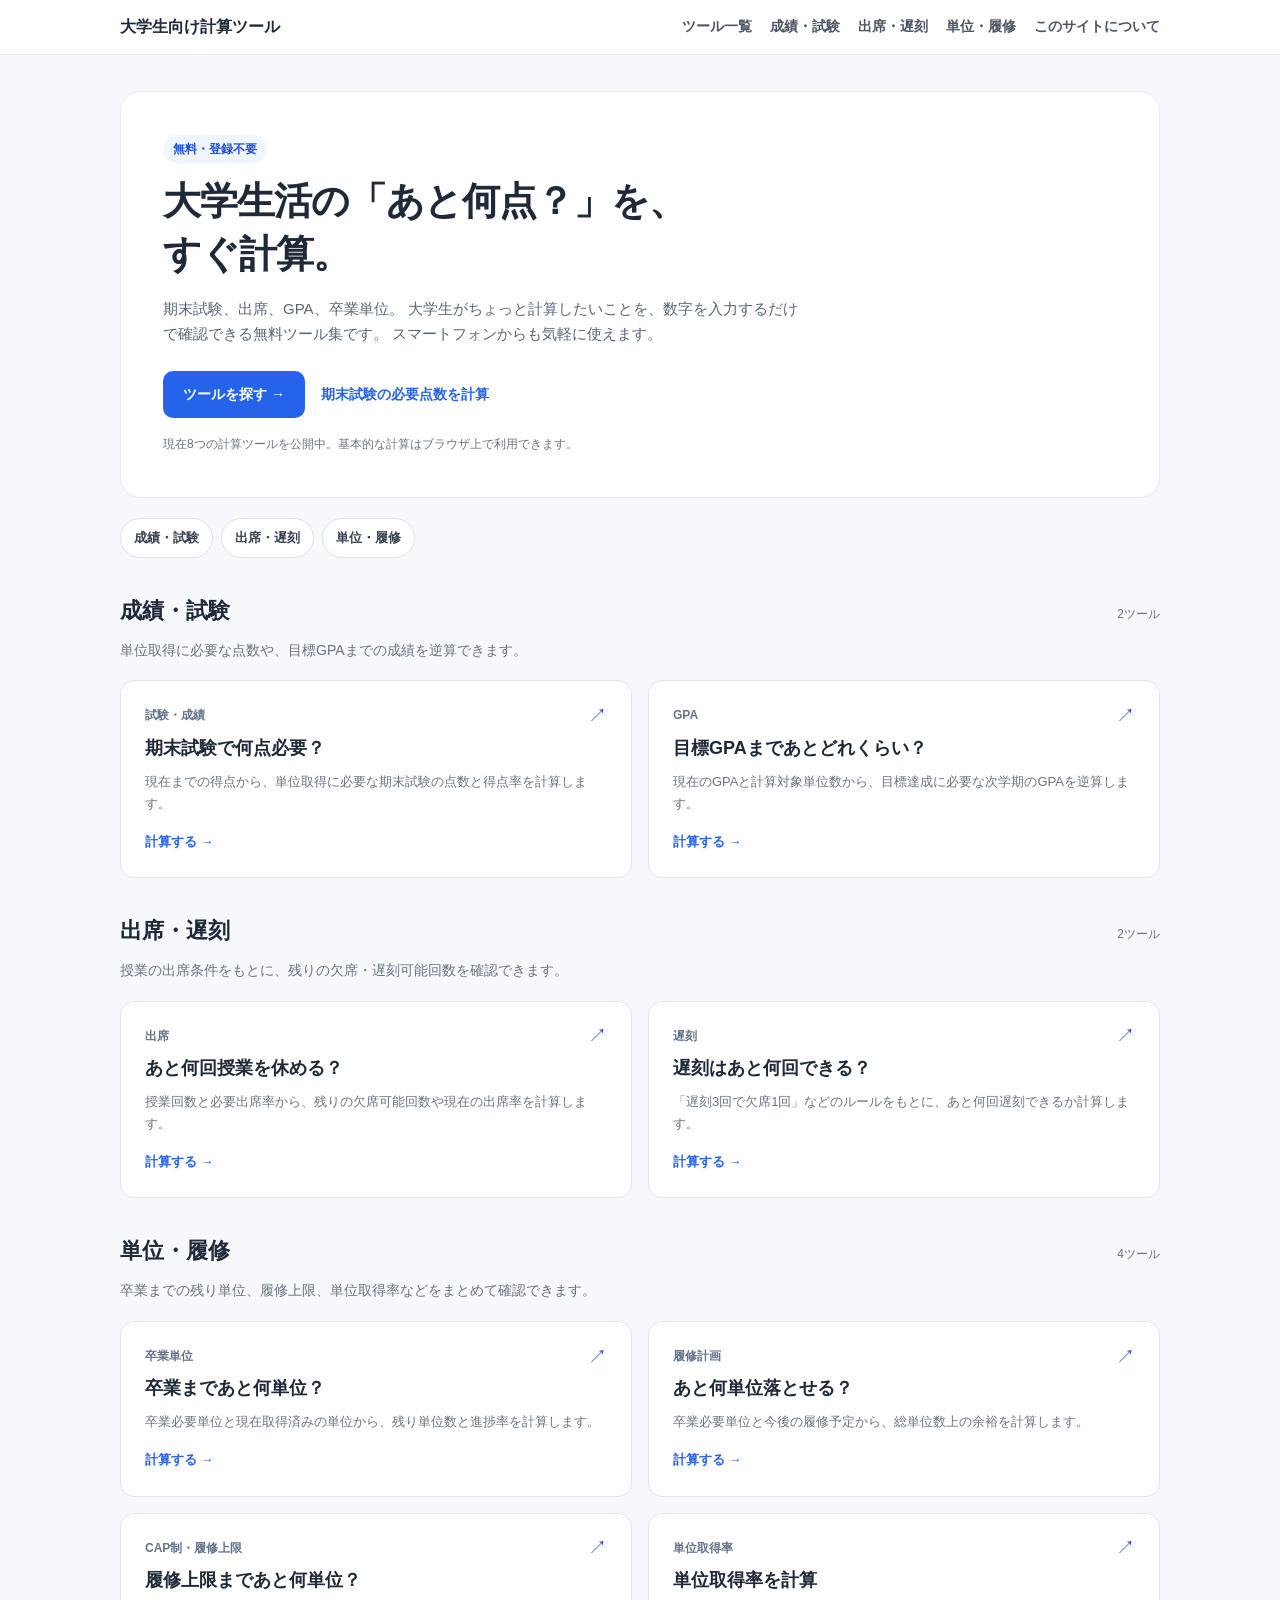
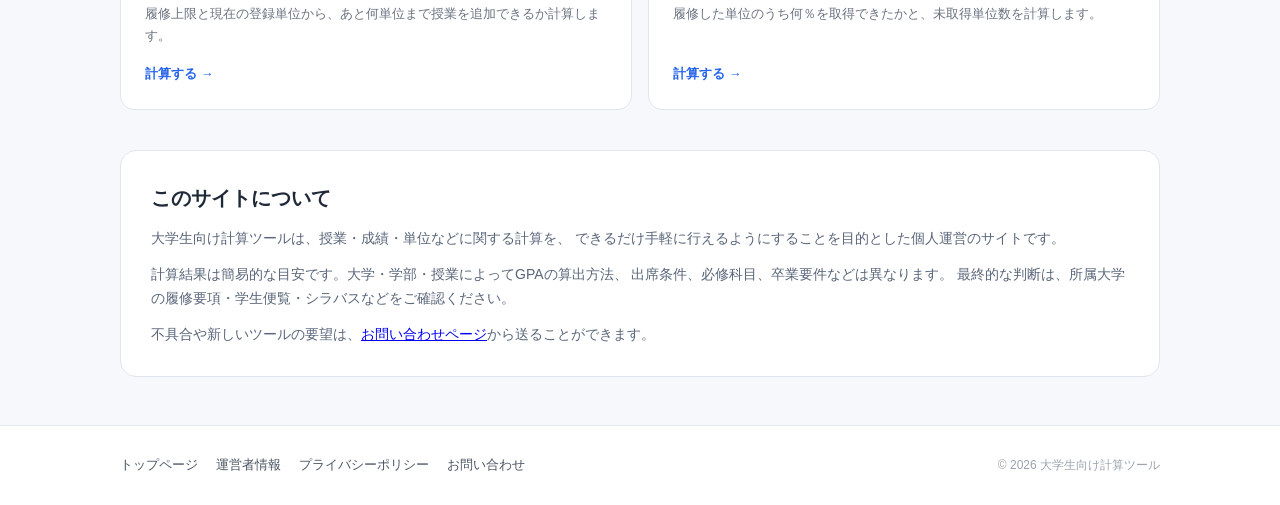
<file: index.html>
<!DOCTYPE html>
<html lang="ja">
<head>
  <meta charset="UTF-8">
  <meta name="viewport" content="width=device-width, initial-scale=1.0">

  <title>大学生向け計算ツール｜単位・GPA・出席・期末試験</title>
  <meta name="description" content="大学生向けの無料計算ツール集。期末試験で必要な点数、欠席可能回数、目標GPA、卒業までの残り単位数などを簡単に計算できます。">
  <link rel="canonical" href="https://jkgy4luuuuuu.github.io/university-tools/">
  <link rel="stylesheet" href="style.css">

  <!-- Search Consoleの確認metaタグがある場合はここに引き継ぐ -->

  <!-- Google Analytics -->
  <script async src="https://www.googletagmanager.com/gtag/js?id=G-T0MYVWRDHL"></script>
  <script>
    window.dataLayer = window.dataLayer || [];
    function gtag() {
      dataLayer.push(arguments);
    }
    gtag('js', new Date());
    gtag('config', 'G-T0MYVWRDHL');
  </script>
<!-- Google AdSense -->
<script async src="https://pagead2.googlesyndication.com/pagead/js/adsbygoogle.js?client=ca-pub-3346135516879592"
     crossorigin="anonymous"></script>
  <style>
    /* トップページ専用。ほかのHTMLには影響しません */
    .home-page {
      background: #f6f8fc;
      color: #1f2937;
      line-height: 1.7;
    }

    .home-page a {
      -webkit-tap-highlight-color: transparent;
    }

    .home-wrap {
      width: min(1040px, calc(100% - 32px));
      margin-inline: auto;
    }

    /* ヘッダー */
    .home-header {
      background: #fff;
      border-bottom: 1px solid #e5e7eb;
    }

    .home-header-inner {
      display: flex;
      align-items: center;
      justify-content: space-between;
      gap: 16px;
      padding-block: 15px;
    }

    .home-brand {
      color: #1f2937;
      text-decoration: none;
      font-size: 16px;
      font-weight: 800;
      line-height: 1.4;
      min-width: 0;
    }

    .home-desktop-nav {
      display: none;
      align-items: center;
      gap: 18px;
    }

    .home-desktop-nav a {
      color: #4b5563;
      text-decoration: none;
      font-size: 14px;
      font-weight: 600;
    }

    .home-desktop-nav a:hover {
      color: #2563eb;
    }

    /* スマホ用メニュー */
    .home-menu {
      position: relative;
      flex-shrink: 0;
    }

    .home-menu summary {
      display: flex;
      align-items: center;
      gap: 8px;
      min-height: 44px;
      padding: 9px 12px;
      border: 1px solid #dbe2ec;
      border-radius: 10px;
      background: #fff;
      font-size: 14px;
      font-weight: 700;
      cursor: pointer;
      list-style: none;
    }

    .home-menu summary::-webkit-details-marker {
      display: none;
    }

    .home-menu-icon {
      display: flex;
      flex-direction: column;
      gap: 4px;
      width: 17px;
    }

    .home-menu-icon span {
      display: block;
      width: 17px;
      height: 2px;
      border-radius: 2px;
      background: #374151;
    }

    .home-menu-panel {
      position: absolute;
      z-index: 10;
      top: calc(100% + 8px);
      right: 0;
      width: min(320px, calc(100vw - 32px));
      padding: 8px;
      border: 1px solid #e5e7eb;
      border-radius: 14px;
      background: #fff;
      box-shadow: 0 12px 30px rgba(15, 23, 42, 0.12);
    }

    .home-menu-panel a {
      display: block;
      padding: 11px 12px;
      border-radius: 8px;
      color: #374151;
      text-decoration: none;
      font-size: 14px;
      font-weight: 600;
    }

    .home-menu-panel a:hover,
    .home-menu-panel a:focus-visible {
      background: #eff6ff;
      color: #1d4ed8;
    }

    .home-menu-divider {
      height: 1px;
      margin: 7px 4px;
      background: #e5e7eb;
    }

    /* メイン */
    .home-main {
      padding-block: 24px 48px;
    }

    .home-hero {
      padding: 28px 22px;
      border: 1px solid #e5eaf2;
      border-radius: 20px;
      background: #fff;
    }

    .home-eyebrow {
      display: inline-block;
      margin-bottom: 12px;
      padding: 4px 10px;
      border-radius: 100px;
      background: #eff6ff;
      color: #1d4ed8;
      font-size: 12px;
      font-weight: 700;
    }

    .home-hero h1 {
      margin: 0 0 14px;
      font-size: clamp(25px, 5vw, 38px);
      line-height: 1.4;
      letter-spacing: -0.025em;
    }

    .home-hero p {
      margin: 0;
      color: #596579;
      font-size: 15px;
    }

    .home-hero-actions {
      display: flex;
      flex-wrap: wrap;
      gap: 12px;
      margin-top: 24px;
    }

    .home-primary-link {
      display: inline-flex;
      align-items: center;
      justify-content: center;
      min-height: 46px;
      padding: 12px 20px;
      border-radius: 10px;
      background: #2563eb;
      color: #fff;
      text-decoration: none;
      font-size: 14px;
      font-weight: 700;
    }

    .home-primary-link:hover {
      background: #1d4ed8;
    }

    .home-secondary-link {
      display: inline-flex;
      align-items: center;
      min-height: 46px;
      padding: 10px 4px;
      color: #2563eb;
      text-decoration: none;
      font-size: 14px;
      font-weight: 700;
    }

    .home-hero-note {
      margin-top: 16px !important;
      font-size: 12px !important;
      color: #6b7280 !important;
    }

    /* カテゴリへのショートカット */
    .home-shortcuts {
      display: flex;
      flex-wrap: wrap;
      gap: 8px;
      margin-top: 20px;
    }

    .home-shortcuts a {
      display: inline-flex;
      align-items: center;
      min-height: 40px;
      padding: 8px 13px;
      border: 1px solid #dbe2ec;
      border-radius: 100px;
      background: #fff;
      color: #374151;
      text-decoration: none;
      font-size: 13px;
      font-weight: 700;
    }

    .home-shortcuts a:hover {
      border-color: #93c5fd;
      color: #1d4ed8;
    }

    /* ツール一覧 */
    .home-section {
      margin-top: 38px;
      scroll-margin-top: 20px;
    }

    .home-section-heading {
      display: flex;
      align-items: baseline;
      justify-content: space-between;
      gap: 12px;
      margin-bottom: 15px;
    }

    .home-section h2 {
      margin: 0;
      font-size: 22px;
      line-height: 1.4;
    }

    .home-section-count {
      color: #6b7280;
      font-size: 12px;
      white-space: nowrap;
    }

    .home-section-intro {
      margin: -3px 0 18px;
      color: #6b7280;
      font-size: 14px;
    }

    .home-tool-grid {
      display: grid;
      grid-template-columns: 1fr;
      gap: 12px;
    }

    .home-tool-card {
      display: flex;
      flex-direction: column;
      gap: 9px;
      min-width: 0;
      padding: 20px;
      border: 1px solid #e1e6ee;
      border-radius: 14px;
      background: #fff;
      color: inherit;
      text-decoration: none;
      transition: border-color 0.15s, transform 0.15s;
    }

    .home-tool-card:hover {
      border-color: #93c5fd;
      transform: translateY(-2px);
    }

    .home-tool-top {
      display: flex;
      align-items: center;
      justify-content: space-between;
      gap: 12px;
    }

    .home-tool-label {
      color: #64748b;
      font-size: 12px;
      font-weight: 700;
    }

    .home-tool-arrow {
      color: #2563eb;
      font-size: 19px;
      line-height: 1;
    }

    .home-tool-card h3 {
      margin: 0;
      color: #1f2937;
      font-size: 17px;
      line-height: 1.5;
    }

    .home-tool-card p {
      margin: 0;
      color: #6b7280;
      font-size: 13px;
      line-height: 1.7;
    }

    .home-tool-action {
      margin-top: auto;
      padding-top: 7px;
      color: #2563eb;
      font-size: 13px;
      font-weight: 700;
    }

    /* サイト説明 */
    .home-about {
      margin-top: 40px;
      padding: 24px 22px;
      border: 1px solid #e1e6ee;
      border-radius: 16px;
      background: #fff;
    }

    .home-about h2 {
      margin: 0 0 12px;
      font-size: 20px;
    }

    .home-about p {
      margin: 0 0 12px;
      color: #596579;
      font-size: 14px;
    }

    .home-about p:last-child {
      margin-bottom: 0;
    }

    /* フッター */
    .home-footer {
      border-top: 1px solid #e5e7eb;
      background: #fff;
      padding: 28px 0;
    }

    .home-footer-inner {
      display: flex;
      flex-direction: column;
      gap: 14px;
    }

    .home-footer-links {
      display: flex;
      flex-wrap: wrap;
      gap: 10px 18px;
    }

    .home-footer a {
      color: #4b5563;
      text-decoration: none;
      font-size: 13px;
    }

    .home-footer a:hover {
      color: #2563eb;
      text-decoration: underline;
    }

    .home-footer p {
      margin: 0;
      color: #9ca3af;
      font-size: 12px;
    }

    /* キーボード操作 */
    .home-page a:focus-visible,
    .home-page summary:focus-visible {
      outline: 3px solid #93c5fd;
      outline-offset: 3px;
    }

    /* タブレット以上 */
    @media (min-width: 700px) {
      .home-main {
        padding-top: 36px;
      }

      .home-hero {
        padding: 42px;
      }

      .home-hero p {
        max-width: 640px;
      }

      .home-tool-grid {
        grid-template-columns: repeat(2, minmax(0, 1fr));
        gap: 16px;
      }

      .home-tool-card {
        padding: 24px;
      }

      .home-tool-card h3 {
        font-size: 18px;
      }

      .home-about {
        padding: 30px;
      }

      .home-footer-inner {
        flex-direction: row;
        align-items: center;
        justify-content: space-between;
      }
    }

    /* PCではメニューを通常のナビに */
    @media (min-width: 980px) {
      .home-desktop-nav {
        display: flex;
      }

      .home-menu {
        display: none;
      }
    }

    @media (prefers-reduced-motion: reduce) {
      .home-tool-card {
        transition: none;
      }

      .home-tool-card:hover {
        transform: none;
      }
    }
  </style>
</head>

<body class="home-page">

<header class="home-header">
  <div class="home-wrap home-header-inner">

    <a class="home-brand" href="index.html">
      大学生向け計算ツール
    </a>

    <!-- PC用ナビ -->
    <nav class="home-desktop-nav" aria-label="メインナビゲーション">
      <a href="#tools">ツール一覧</a>
      <a href="#grades">成績・試験</a>
      <a href="#attendance">出席・遅刻</a>
      <a href="#credits">単位・履修</a>
      <a href="about.html">このサイトについて</a>
    </nav>

    <!-- スマホ用折りたたみメニュー -->
    <details class="home-menu">
      <summary>
        <span class="home-menu-icon" aria-hidden="true">
          <span></span><span></span><span></span>
        </span>
        メニュー
      </summary>

      <nav class="home-menu-panel" aria-label="スマホ用ナビゲーション">
        <a href="index.html">トップページ</a>
        <div class="home-menu-divider"></div>
        <a href="final-exam.html">期末試験で何点必要？</a>
        <a href="gpa-target.html">目標GPA逆算</a>
        <a href="attendance.html">あと何回授業を休める？</a>
        <a href="late-calculator.html">遅刻はあと何回できる？</a>
        <a href="credits-graduation.html">卒業まであと何単位？</a>
        <a href="credits-drop.html">あと何単位落とせる？</a>
        <a href="course-cap.html">履修上限まであと何単位？</a>
        <a href="credit-rate.html">単位取得率計算</a>
        <div class="home-menu-divider"></div>
        <a href="about.html">運営者情報</a>
        <a href="privacy.html">プライバシーポリシー</a>
        <a href="contact.html">お問い合わせ</a>
      </nav>
    </details>

  </div>
</header>

<main class="home-wrap home-main">

  <!-- サイト紹介 -->
  <section class="home-hero">
    <span class="home-eyebrow">無料・登録不要</span>

    <h1>
      大学生活の「あと何点？」を、<br>
      すぐ計算。
    </h1>

    <p>
      期末試験、出席、GPA、卒業単位。
      大学生がちょっと計算したいことを、数字を入力するだけで確認できる無料ツール集です。
      スマートフォンからも気軽に使えます。
    </p>

    <div class="home-hero-actions">
      <a class="home-primary-link" href="#tools">
        ツールを探す →
      </a>
      <a class="home-secondary-link" href="final-exam.html">
        期末試験の必要点数を計算
      </a>
    </div>

    <p class="home-hero-note">
      現在8つの計算ツールを公開中。基本的な計算はブラウザ上で利用できます。
    </p>
  </section>

  <!-- カテゴリショートカット -->
  <nav class="home-shortcuts" aria-label="カテゴリ">
    <a href="#grades">成績・試験</a>
    <a href="#attendance">出席・遅刻</a>
    <a href="#credits">単位・履修</a>
  </nav>

  <!-- ツール一覧 -->
  <div id="tools">

    <!-- 成績・試験 -->
    <section id="grades" class="home-section">
      <div class="home-section-heading">
        <h2>成績・試験</h2>
        <span class="home-section-count">2ツール</span>
      </div>

      <p class="home-section-intro">
        単位取得に必要な点数や、目標GPAまでの成績を逆算できます。
      </p>

      <div class="home-tool-grid">

        <a class="home-tool-card" href="final-exam.html">
          <div class="home-tool-top">
            <span class="home-tool-label">試験・成績</span>
            <span class="home-tool-arrow" aria-hidden="true">↗</span>
          </div>
          <h3>期末試験で何点必要？</h3>
          <p>現在までの得点から、単位取得に必要な期末試験の点数と得点率を計算します。</p>
          <span class="home-tool-action">計算する →</span>
        </a>

        <a class="home-tool-card" href="gpa-target.html">
          <div class="home-tool-top">
            <span class="home-tool-label">GPA</span>
            <span class="home-tool-arrow" aria-hidden="true">↗</span>
          </div>
          <h3>目標GPAまであとどれくらい？</h3>
          <p>現在のGPAと計算対象単位数から、目標達成に必要な次学期のGPAを逆算します。</p>
          <span class="home-tool-action">計算する →</span>
        </a>

      </div>
    </section>

    <!-- 出席・遅刻 -->
    <section id="attendance" class="home-section">
      <div class="home-section-heading">
        <h2>出席・遅刻</h2>
        <span class="home-section-count">2ツール</span>
      </div>

      <p class="home-section-intro">
        授業の出席条件をもとに、残りの欠席・遅刻可能回数を確認できます。
      </p>

      <div class="home-tool-grid">

        <a class="home-tool-card" href="attendance.html">
          <div class="home-tool-top">
            <span class="home-tool-label">出席</span>
            <span class="home-tool-arrow" aria-hidden="true">↗</span>
          </div>
          <h3>あと何回授業を休める？</h3>
          <p>授業回数と必要出席率から、残りの欠席可能回数や現在の出席率を計算します。</p>
          <span class="home-tool-action">計算する →</span>
        </a>

        <a class="home-tool-card" href="late-calculator.html">
          <div class="home-tool-top">
            <span class="home-tool-label">遅刻</span>
            <span class="home-tool-arrow" aria-hidden="true">↗</span>
          </div>
          <h3>遅刻はあと何回できる？</h3>
          <p>「遅刻3回で欠席1回」などのルールをもとに、あと何回遅刻できるか計算します。</p>
          <span class="home-tool-action">計算する →</span>
        </a>

      </div>
    </section>

    <!-- 単位・履修 -->
    <section id="credits" class="home-section">
      <div class="home-section-heading">
        <h2>単位・履修</h2>
        <span class="home-section-count">4ツール</span>
      </div>

      <p class="home-section-intro">
        卒業までの残り単位、履修上限、単位取得率などをまとめて確認できます。
      </p>

      <div class="home-tool-grid">

        <a class="home-tool-card" href="credits-graduation.html">
          <div class="home-tool-top">
            <span class="home-tool-label">卒業単位</span>
            <span class="home-tool-arrow" aria-hidden="true">↗</span>
          </div>
          <h3>卒業まであと何単位？</h3>
          <p>卒業必要単位と現在取得済みの単位から、残り単位数と進捗率を計算します。</p>
          <span class="home-tool-action">計算する →</span>
        </a>

        <a class="home-tool-card" href="credits-drop.html">
          <div class="home-tool-top">
            <span class="home-tool-label">履修計画</span>
            <span class="home-tool-arrow" aria-hidden="true">↗</span>
          </div>
          <h3>あと何単位落とせる？</h3>
          <p>卒業必要単位と今後の履修予定から、総単位数上の余裕を計算します。</p>
          <span class="home-tool-action">計算する →</span>
        </a>

        <a class="home-tool-card" href="course-cap.html">
          <div class="home-tool-top">
            <span class="home-tool-label">CAP制・履修上限</span>
            <span class="home-tool-arrow" aria-hidden="true">↗</span>
          </div>
          <h3>履修上限まであと何単位？</h3>
          <p>履修上限と現在の登録単位から、あと何単位まで授業を追加できるか計算します。</p>
          <span class="home-tool-action">計算する →</span>
        </a>

        <a class="home-tool-card" href="credit-rate.html">
          <div class="home-tool-top">
            <span class="home-tool-label">単位取得率</span>
            <span class="home-tool-arrow" aria-hidden="true">↗</span>
          </div>
          <h3>単位取得率を計算</h3>
          <p>履修した単位のうち何％を取得できたかと、未取得単位数を計算します。</p>
          <span class="home-tool-action">計算する →</span>
        </a>

      </div>
    </section>

  </div>

  <!-- サイトについて -->
  <section class="home-about">
    <h2>このサイトについて</h2>
    <p>
      大学生向け計算ツールは、授業・成績・単位などに関する計算を、
      できるだけ手軽に行えるようにすることを目的とした個人運営のサイトです。
    </p>
    <p>
      計算結果は簡易的な目安です。大学・学部・授業によってGPAの算出方法、
      出席条件、必修科目、卒業要件などは異なります。
      最終的な判断は、所属大学の履修要項・学生便覧・シラバスなどをご確認ください。
    </p>
    <p>
      不具合や新しいツールの要望は、<a href="contact.html">お問い合わせページ</a>から送ることができます。
    </p>
  </section>

</main>

<footer class="home-footer">
  <div class="home-wrap home-footer-inner">

    <div class="home-footer-links">
      <a href="index.html">トップページ</a>
      <a href="about.html">運営者情報</a>
      <a href="privacy.html">プライバシーポリシー</a>
      <a href="contact.html">お問い合わせ</a>
    </div>

    <p>© 2026 大学生向け計算ツール</p>

  </div>
</footer>

</body>
</html>
</file>
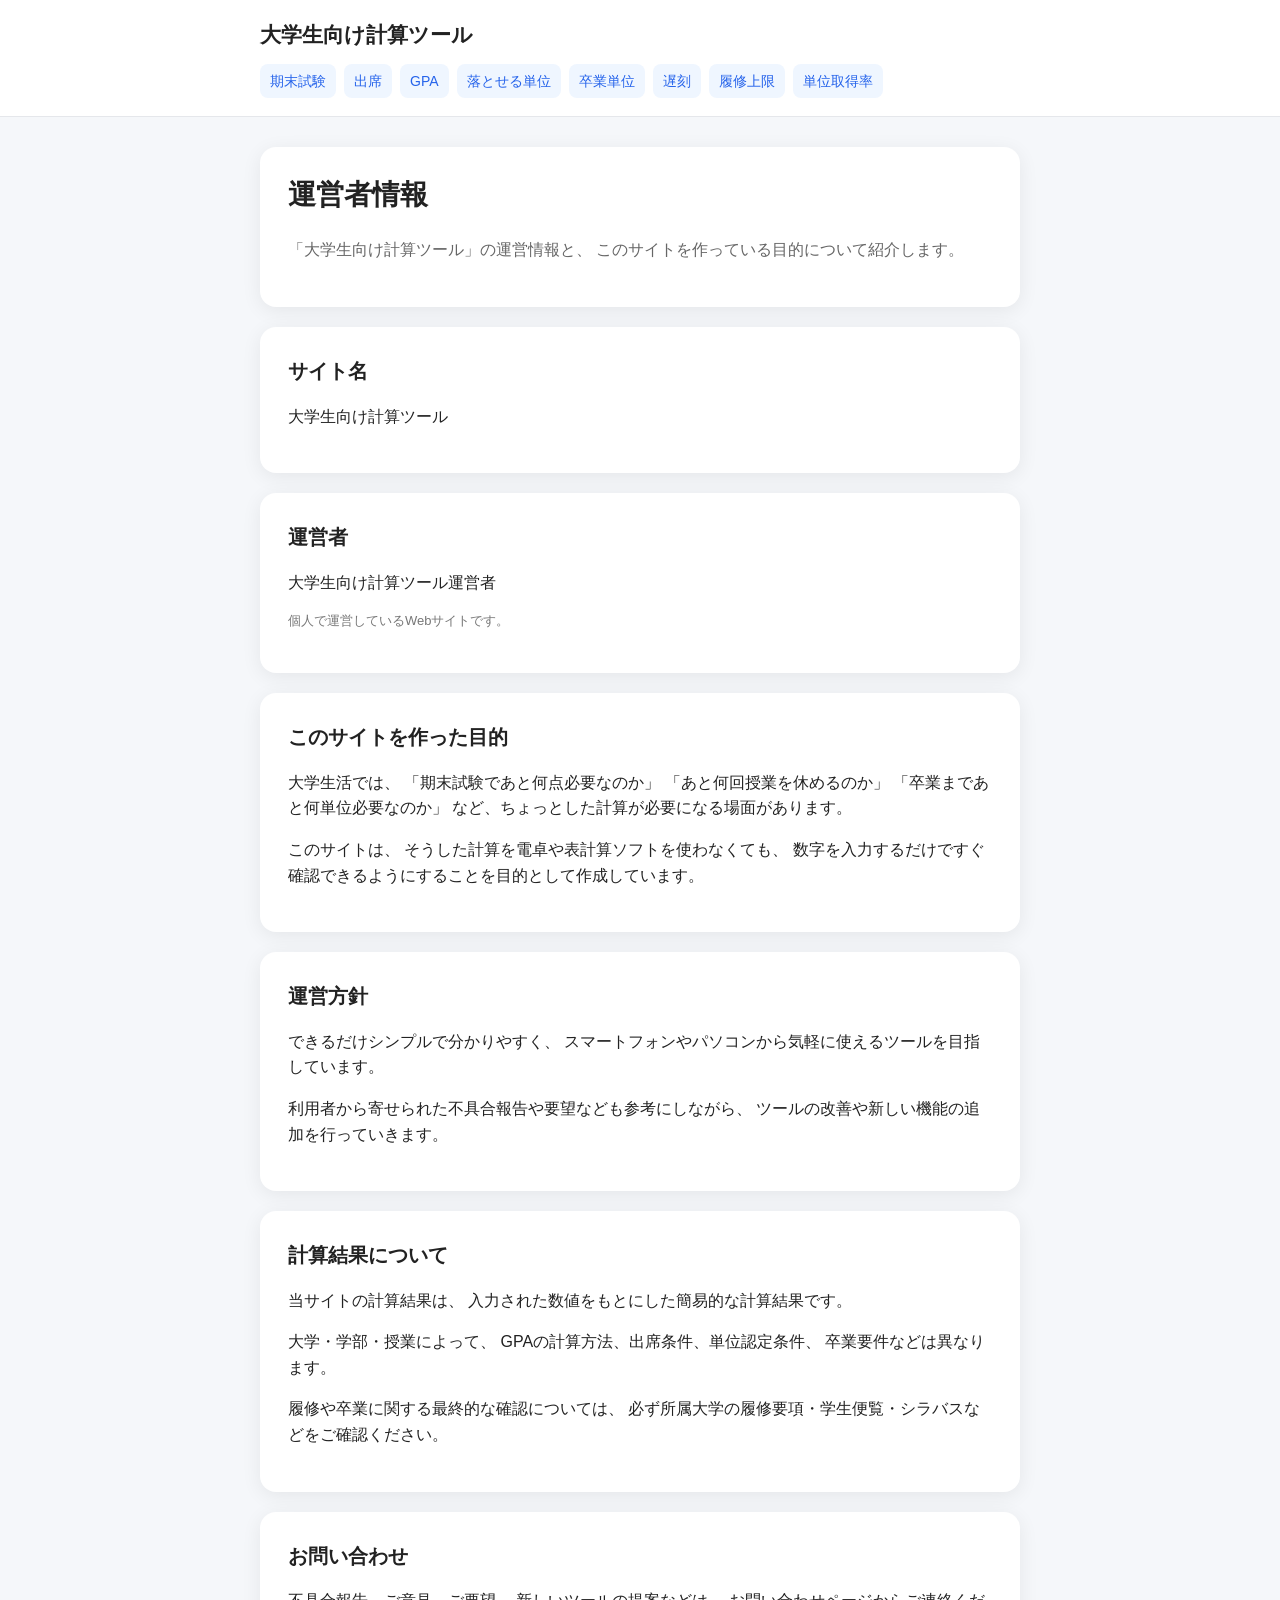
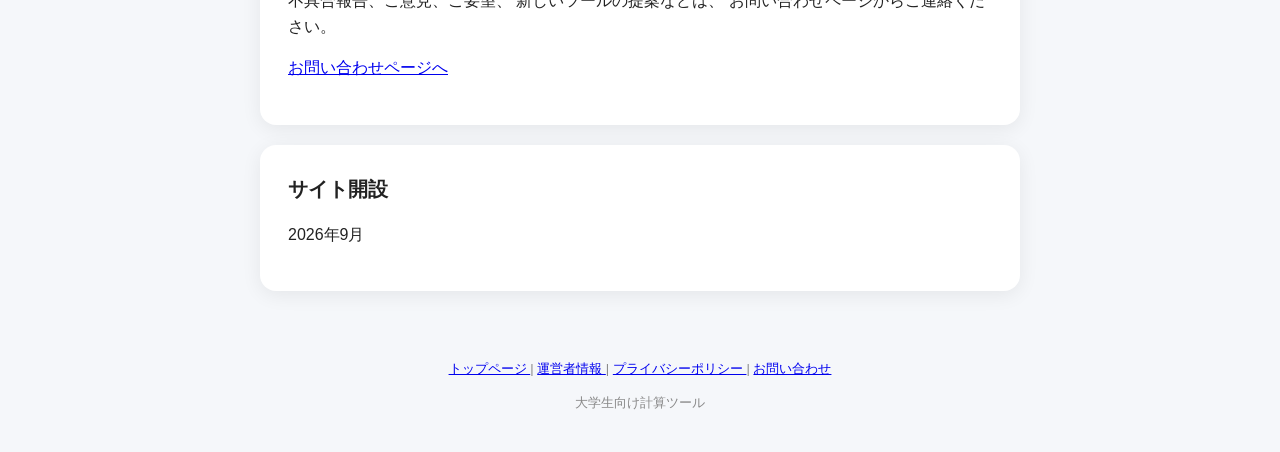
<file: about.html>
<!DOCTYPE html>
<html lang="ja">

<head>
  <meta charset="UTF-8">

  <meta
    name="viewport"
    content="width=device-width, initial-scale=1.0"
  >

  <title>
    運営者情報｜大学生向け計算ツール
  </title>

  <meta
    name="description"
    content="大学生向け計算ツールの運営者情報です。サイトの目的、運営方針、お問い合わせ方法について掲載しています。"
  >

  <link rel="stylesheet" href="style.css">

  <!-- Google Analytics -->
  <script async src="https://www.googletagmanager.com/gtag/js?id=G-T0MYVWRDHL"></script>

  <script>
    window.dataLayer = window.dataLayer || [];

    function gtag() {
      dataLayer.push(arguments);
    }

    gtag('js', new Date());

    gtag('config', 'G-T0MYVWRDHL');
  </script>
</head>


<body>

<header class="site-header">

  <div class="header-inner">

    <h2 class="site-title">
      <a href="index.html">
        大学生向け計算ツール
      </a>
    </h2>

    <nav class="nav">

      <a href="final-exam.html">期末試験</a>

      <a href="attendance.html">出席</a>

      <a href="gpa-target.html">GPA</a>

      <a href="credits-drop.html">落とせる単位</a>

      <a href="credits-graduation.html">卒業単位</a>

      <a href="late-calculator.html">遅刻</a>

      <a href="course-cap.html">履修上限</a>

      <a href="credit-rate.html">単位取得率</a>




    </nav>

  </div>

</header>


<main class="container">

  <section class="card">

    <h1>運営者情報</h1>

    <p class="description">
      「大学生向け計算ツール」の運営情報と、
      このサイトを作っている目的について紹介します。
    </p>

  </section>


  <section class="card">

    <h2>サイト名</h2>

    <p>
      大学生向け計算ツール
    </p>

  </section>


  <section class="card">

    <h2>運営者</h2>

    <p>
      大学生向け計算ツール運営者
    </p>

    <p class="notice">
      個人で運営しているWebサイトです。
    </p>

  </section>


  <section class="card">

    <h2>このサイトを作った目的</h2>

    <p>
      大学生活では、
      「期末試験であと何点必要なのか」
      「あと何回授業を休めるのか」
      「卒業まであと何単位必要なのか」
      など、ちょっとした計算が必要になる場面があります。
    </p>

    <p>
      このサイトは、
      そうした計算を電卓や表計算ソフトを使わなくても、
      数字を入力するだけですぐ確認できるようにすることを目的として作成しています。
    </p>

  </section>


  <section class="card">

    <h2>運営方針</h2>

    <p>
      できるだけシンプルで分かりやすく、
      スマートフォンやパソコンから気軽に使えるツールを目指しています。
    </p>

    <p>
      利用者から寄せられた不具合報告や要望なども参考にしながら、
      ツールの改善や新しい機能の追加を行っていきます。
    </p>

  </section>


  <section class="card">

    <h2>計算結果について</h2>

    <p>
      当サイトの計算結果は、
      入力された数値をもとにした簡易的な計算結果です。
    </p>

    <p>
      大学・学部・授業によって、
      GPAの計算方法、出席条件、単位認定条件、
      卒業要件などは異なります。
    </p>

    <p>
      履修や卒業に関する最終的な確認については、
      必ず所属大学の履修要項・学生便覧・シラバスなどをご確認ください。
    </p>

  </section>


  <section class="card">

    <h2>お問い合わせ</h2>

    <p>
      不具合報告、ご意見、ご要望、
      新しいツールの提案などは、
      お問い合わせページからご連絡ください。
    </p>

    <p>
      <a href="contact.html">
        お問い合わせページへ
      </a>
    </p>

  </section>


  <section class="card">

    <h2>サイト開設</h2>

    <p>
      2026年9月
    </p>

  </section>

</main>


<footer>

  <p>
    <a href="index.html">
      トップページ
    </a>

    |

    <a href="about.html">
      運営者情報
    </a>

    |

    <a href="privacy.html">
      プライバシーポリシー
    </a>

    |

    <a href="contact.html">
      お問い合わせ
    </a>
  </p>

  <p>
    大学生向け計算ツール
  </p>

</footer>

</body>
</html>
</file>
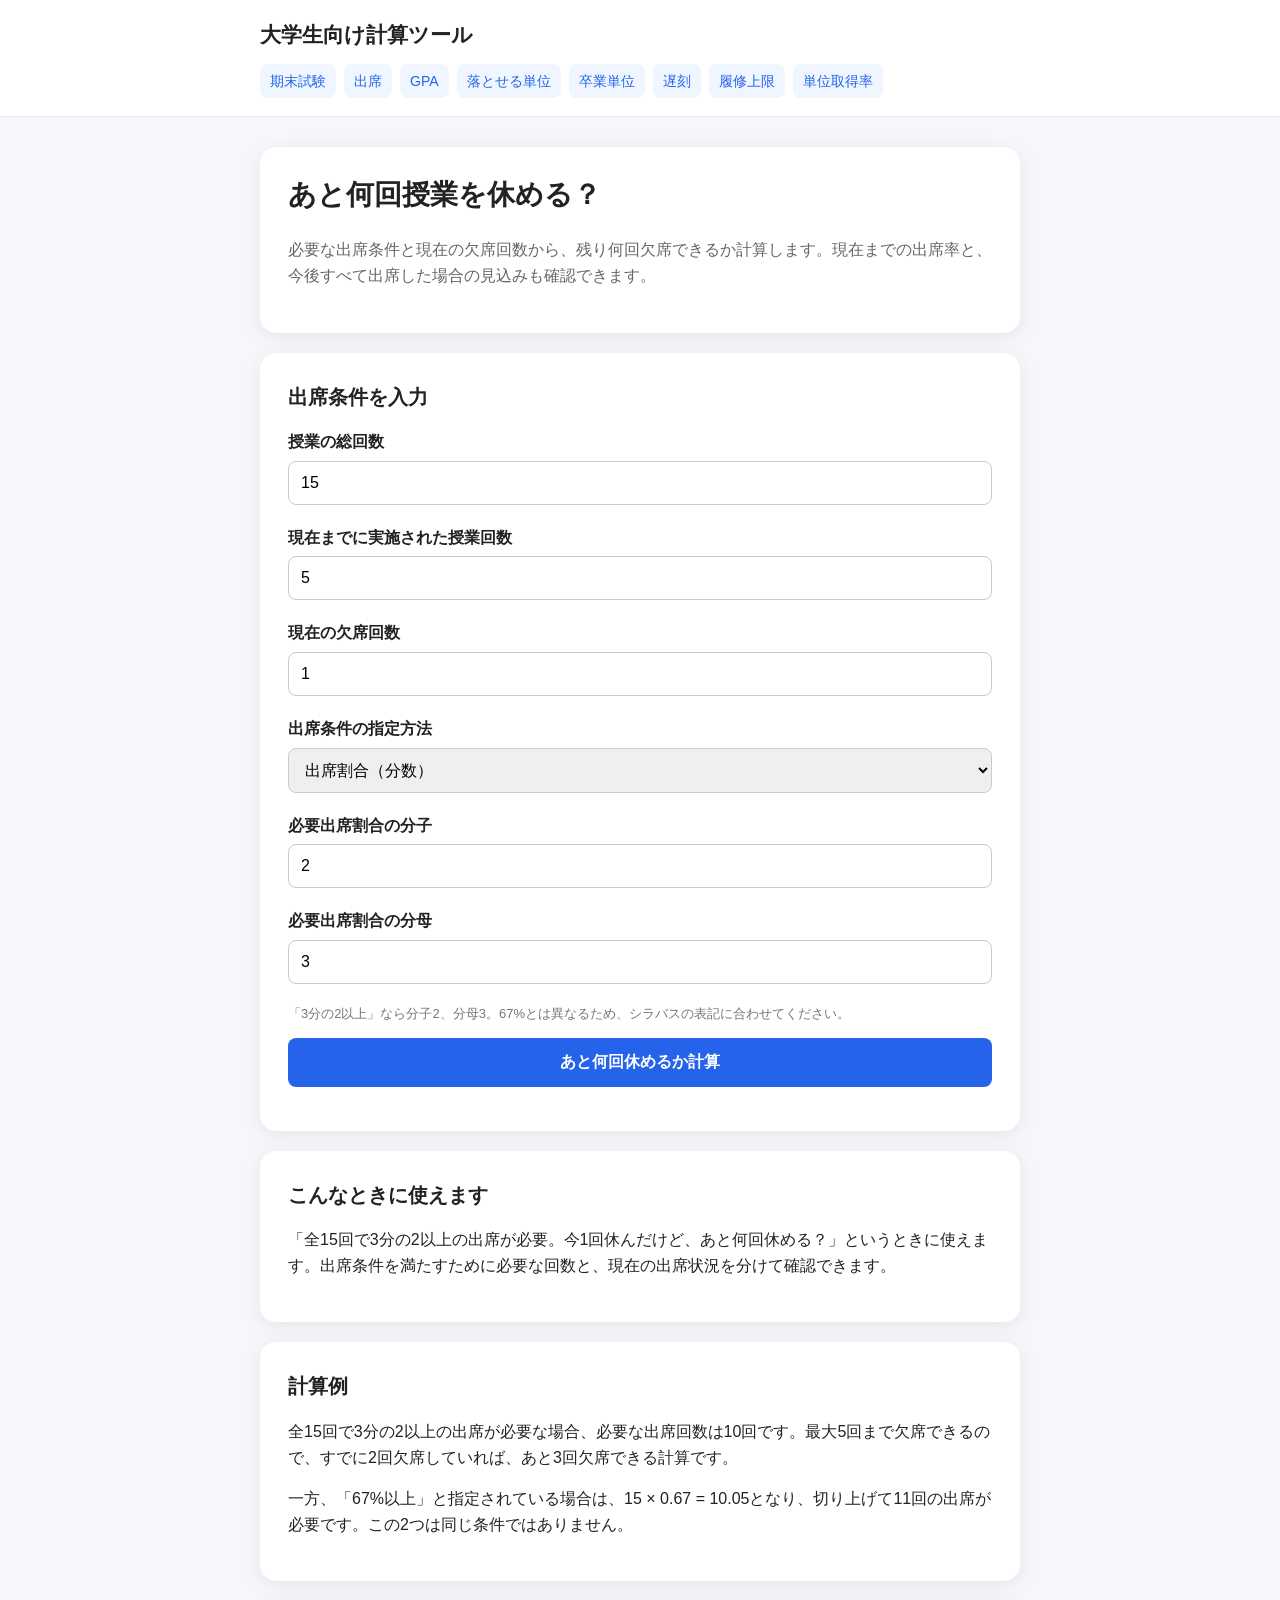
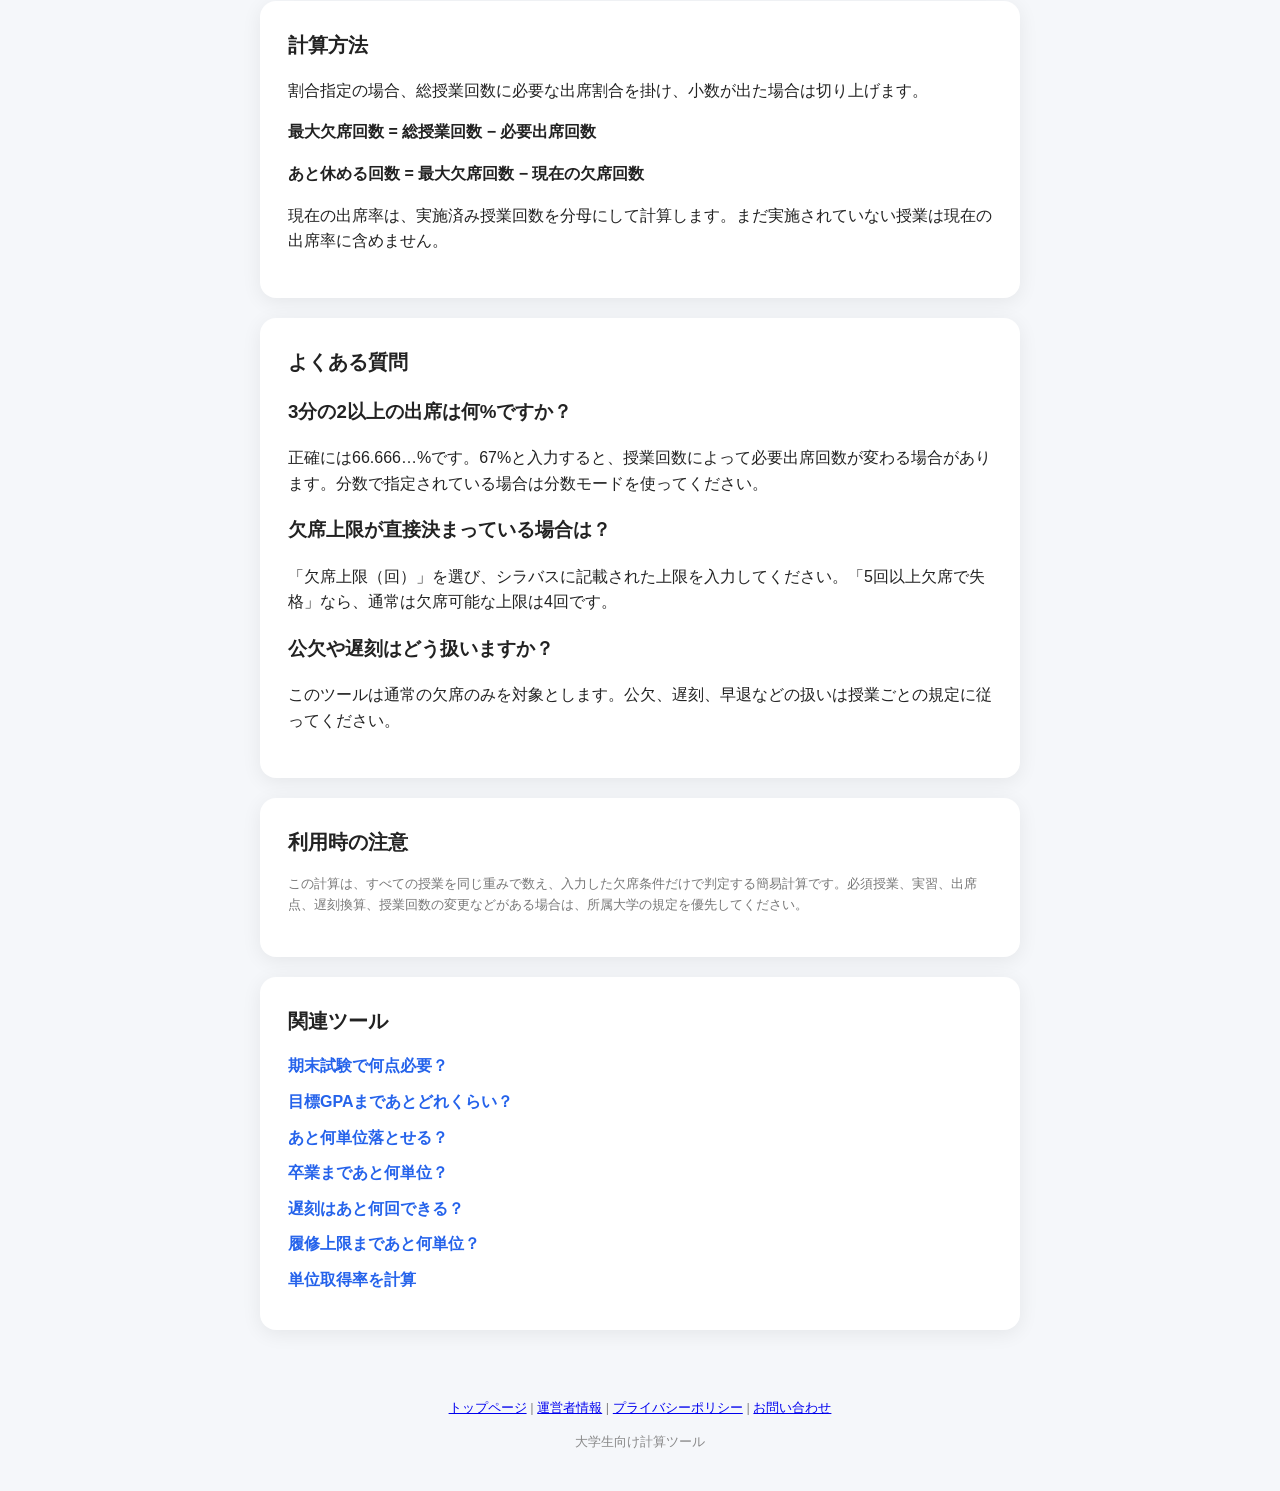
<file: attendance.html>
<!DOCTYPE html>
<html lang="ja">
<head>
  <meta charset="UTF-8">
  <meta name="viewport" content="width=device-width, initial-scale=1.0">
  <title>あと何回授業を休める？｜大学の出席率計算ツール</title>
  <meta name="description" content="授業回数、必要出席率、現在の欠席回数から、あと何回休めるか計算。3分の2以上などの分数指定や欠席上限にも対応しています。">
  <link rel="stylesheet" href="style.css">
  <script async src="https://www.googletagmanager.com/gtag/js?id=G-T0MYVWRDHL"></script>
  <script>
    window.dataLayer = window.dataLayer || [];
    function gtag(){dataLayer.push(arguments);}
    gtag('js', new Date());
    gtag('config', 'G-T0MYVWRDHL');
  </script>
</head>
<body>
<header class="site-header">
  <div class="header-inner">
    <h2 class="site-title"><a href="index.html">大学生向け計算ツール</a></h2>
    <nav class="nav" aria-label="ツール一覧">
      <a href="final-exam.html">期末試験</a>
      <a href="attendance.html" aria-current="page">出席</a>
      <a href="gpa-target.html">GPA</a>
      <a href="credits-drop.html">落とせる単位</a>
      <a href="credits-graduation.html">卒業単位</a>
      <a href="late-calculator.html">遅刻</a>
      <a href="course-cap.html">履修上限</a>
      <a href="credit-rate.html">単位取得率</a>
    </nav>
  </div>
</header>

<main class="container">
  <section class="card">
    <h1>あと何回授業を休める？</h1>
    <p class="description">必要な出席条件と現在の欠席回数から、残り何回欠席できるか計算します。現在までの出席率と、今後すべて出席した場合の見込みも確認できます。</p>
  </section>

  <section class="card">
    <h2>出席条件を入力</h2>
    <form id="calculator" novalidate>
      <div class="field">
        <label for="totalClasses">授業の総回数</label>
        <input id="totalClasses" type="number" value="15" min="1" step="1" required>
      </div>
      <div class="field">
        <label for="heldClasses">現在までに実施された授業回数</label>
        <input id="heldClasses" type="number" value="5" min="0" step="1" required>
      </div>
      <div class="field">
        <label for="currentAbsences">現在の欠席回数</label>
        <input id="currentAbsences" type="number" value="1" min="0" step="1" required>
      </div>
      <div class="field">
        <label for="ruleType">出席条件の指定方法</label>
        <select id="ruleType" style="width:100%;padding:12px;border:1px solid #ccc;border-radius:8px;font-size:16px;">
          <option value="fraction">出席割合（分数）</option>
          <option value="percent">出席率（%）</option>
          <option value="absence">欠席上限（回）</option>
        </select>
      </div>
      <div id="fractionFields">
        <div class="field">
          <label for="numerator">必要出席割合の分子</label>
          <input id="numerator" type="number" value="2" min="0" step="1">
        </div>
        <div class="field">
          <label for="denominator">必要出席割合の分母</label>
          <input id="denominator" type="number" value="3" min="1" step="1">
        </div>
        <p class="notice">「3分の2以上」なら分子2、分母3。67%とは異なるため、シラバスの表記に合わせてください。</p>
      </div>
      <div id="percentFields" style="display:none;">
        <div class="field">
          <label for="requiredPercent">必要出席率（%）</label>
          <input id="requiredPercent" type="number" value="80" min="0" max="100" step="0.1">
        </div>
      </div>
      <div id="absenceFields" style="display:none;">
        <div class="field">
          <label for="absenceLimit">欠席可能な上限回数</label>
          <input id="absenceLimit" type="number" value="3" min="0" step="1">
        </div>
      </div>
      <button type="submit">あと何回休めるか計算</button>
      <p id="error" class="error" role="alert"></p>
    </form>
  </section>

  <section id="result" class="card result" aria-live="polite">
    <h2>計算結果</h2>
    <div id="resultMessage" class="result-main"></div>
    <div class="result-details">
      <p>必要な出席回数：<strong id="requiredCount"></strong></p>
      <p>最大欠席可能回数：<strong id="maxAbsences"></strong></p>
      <p>現在の出席率：<strong id="currentRate"></strong></p>
      <p>残り授業回数：<strong id="remainingClasses"></strong></p>
      <p>今後すべて出席した場合の最終出席率：<strong id="bestRate"></strong></p>
    </div>
    <p id="resultNote" class="notice"></p>
  </section>

  <section class="card">
    <h2>こんなときに使えます</h2>
    <p>「全15回で3分の2以上の出席が必要。今1回休んだけど、あと何回休める？」というときに使えます。出席条件を満たすために必要な回数と、現在の出席状況を分けて確認できます。</p>
  </section>

  <section class="card">
    <h2>計算例</h2>
    <p>全15回で3分の2以上の出席が必要な場合、必要な出席回数は10回です。最大5回まで欠席できるので、すでに2回欠席していれば、あと3回欠席できる計算です。</p>
    <p>一方、「67%以上」と指定されている場合は、15 × 0.67 = 10.05となり、切り上げて11回の出席が必要です。この2つは同じ条件ではありません。</p>
  </section>

  <section class="card">
    <h2>計算方法</h2>
    <p>割合指定の場合、総授業回数に必要な出席割合を掛け、小数が出た場合は切り上げます。</p>
    <p><strong>最大欠席回数 = 総授業回数 − 必要出席回数</strong></p>
    <p><strong>あと休める回数 = 最大欠席回数 − 現在の欠席回数</strong></p>
    <p>現在の出席率は、実施済み授業回数を分母にして計算します。まだ実施されていない授業は現在の出席率に含めません。</p>
  </section>

  <section class="card">
    <h2>よくある質問</h2>
    <h3>3分の2以上の出席は何%ですか？</h3>
    <p>正確には66.666…%です。67%と入力すると、授業回数によって必要出席回数が変わる場合があります。分数で指定されている場合は分数モードを使ってください。</p>
    <h3>欠席上限が直接決まっている場合は？</h3>
    <p>「欠席上限（回）」を選び、シラバスに記載された上限を入力してください。「5回以上欠席で失格」なら、通常は欠席可能な上限は4回です。</p>
    <h3>公欠や遅刻はどう扱いますか？</h3>
    <p>このツールは通常の欠席のみを対象とします。公欠、遅刻、早退などの扱いは授業ごとの規定に従ってください。</p>
  </section>

  <section class="card">
    <h2>利用時の注意</h2>
    <p class="notice">この計算は、すべての授業を同じ重みで数え、入力した欠席条件だけで判定する簡易計算です。必須授業、実習、出席点、遅刻換算、授業回数の変更などがある場合は、所属大学の規定を優先してください。</p>
  </section>

  <section class="card tool-links">
    <h2>関連ツール</h2>
    <a href="final-exam.html">期末試験で何点必要？</a>
    <a href="gpa-target.html">目標GPAまであとどれくらい？</a>
    <a href="credits-drop.html">あと何単位落とせる？</a>
    <a href="credits-graduation.html">卒業まであと何単位？</a>
    <a href="late-calculator.html">遅刻はあと何回できる？</a>
    <a href="course-cap.html">履修上限まであと何単位？</a>
    <a href="credit-rate.html">単位取得率を計算</a>
  </section>
</main>

<footer>
  <p><a href="index.html">トップページ</a> | <a href="about.html">運営者情報</a> | <a href="privacy.html">プライバシーポリシー</a> | <a href="contact.html">お問い合わせ</a></p>
  <p>大学生向け計算ツール</p>
</footer>

<script>
  const form = document.getElementById("calculator");
  const error = document.getElementById("error");
  const result = document.getElementById("result");
  const ruleType = document.getElementById("ruleType");

  ruleType.addEventListener("change", function() {
    document.getElementById("fractionFields").style.display = this.value === "fraction" ? "block" : "none";
    document.getElementById("percentFields").style.display = this.value === "percent" ? "block" : "none";
    document.getElementById("absenceFields").style.display = this.value === "absence" ? "block" : "none";
  });

  function readNumber(id, label, min, max = Infinity, integer = false) {
    const input = document.getElementById(id);
    if (input.value.trim() === "") throw new Error(label + "を入力してください。");
    const value = Number(input.value);
    if (!Number.isFinite(value) || value < min || value > max || (integer && !Number.isInteger(value))) {
      throw new Error(label + "を正しく入力してください。");
    }
    return value;
  }

  form.addEventListener("submit", function(event) {
    event.preventDefault();
    error.textContent = "";
    result.style.display = "none";

    try {
      const total = readNumber("totalClasses", "授業の総回数", 1, Infinity, true);
      const held = readNumber("heldClasses", "実施済み授業回数", 0, total, true);
      const absences = readNumber("currentAbsences", "現在の欠席回数", 0, held, true);
      let requiredCount;
      let maxAbsences;

      if (ruleType.value === "fraction") {
        const numerator = readNumber("numerator", "分子", 0, Infinity, true);
        const denominator = readNumber("denominator", "分母", 1, Infinity, true);
        if (numerator > denominator) throw new Error("分子は分母以下にしてください。");
        requiredCount = Math.ceil(total * numerator / denominator - 1e-10);
        maxAbsences = total - requiredCount;
      } else if (ruleType.value === "percent") {
        const rate = readNumber("requiredPercent", "必要出席率", 0, 100);
        requiredCount = Math.ceil(total * rate / 100 - 1e-10);
        maxAbsences = total - requiredCount;
      } else {
        maxAbsences = readNumber("absenceLimit", "欠席上限", 0, total, true);
        requiredCount = total - maxAbsences;
      }

      const remaining = maxAbsences - absences;
      const future = total - held;
      const currentRate = held === 0 ? null : (held - absences) / held * 100;
      const bestRate = (total - absences) / total * 100;
      const message = document.getElementById("resultMessage");
      const note = document.getElementById("resultNote");
      message.className = "result-main";

      document.getElementById("requiredCount").textContent = requiredCount + "回";
      document.getElementById("maxAbsences").textContent = maxAbsences + "回";
      document.getElementById("currentRate").textContent = currentRate === null ? "まだ計算できません" : currentRate.toFixed(1) + "%";
      document.getElementById("remainingClasses").textContent = future + "回";
      document.getElementById("bestRate").textContent = bestRate.toFixed(1) + "%";

      if (remaining < 0) {
        message.textContent = "欠席上限を " + Math.abs(remaining) + "回 超えています";
        message.classList.add("danger");
        note.textContent = "今後すべて出席しても、入力された出席条件には届かない計算です。";
      } else if (remaining === 0) {
        message.textContent = "これ以上欠席できません";
        message.classList.add("warning");
        note.textContent = future === 0 ? "すべての授業が終了しています。" : "残り" + future + "回の授業はすべて出席する必要があります。";
      } else {
        message.textContent = "あと " + Math.min(remaining, future) + "回 欠席できます";
        message.classList.add("success");
        note.textContent = future === 0 ? "授業はすべて終了しています。今後の欠席可能回数は0回です。" : "残り授業のうち、出席条件を満たせる範囲での計算です。";
      }

      result.style.display = "block";
      result.scrollIntoView({behavior: "smooth", block: "start"});
    } catch (e) {
      error.textContent = e.message;
    }
  });
</script>
</body>
</html>
</file>
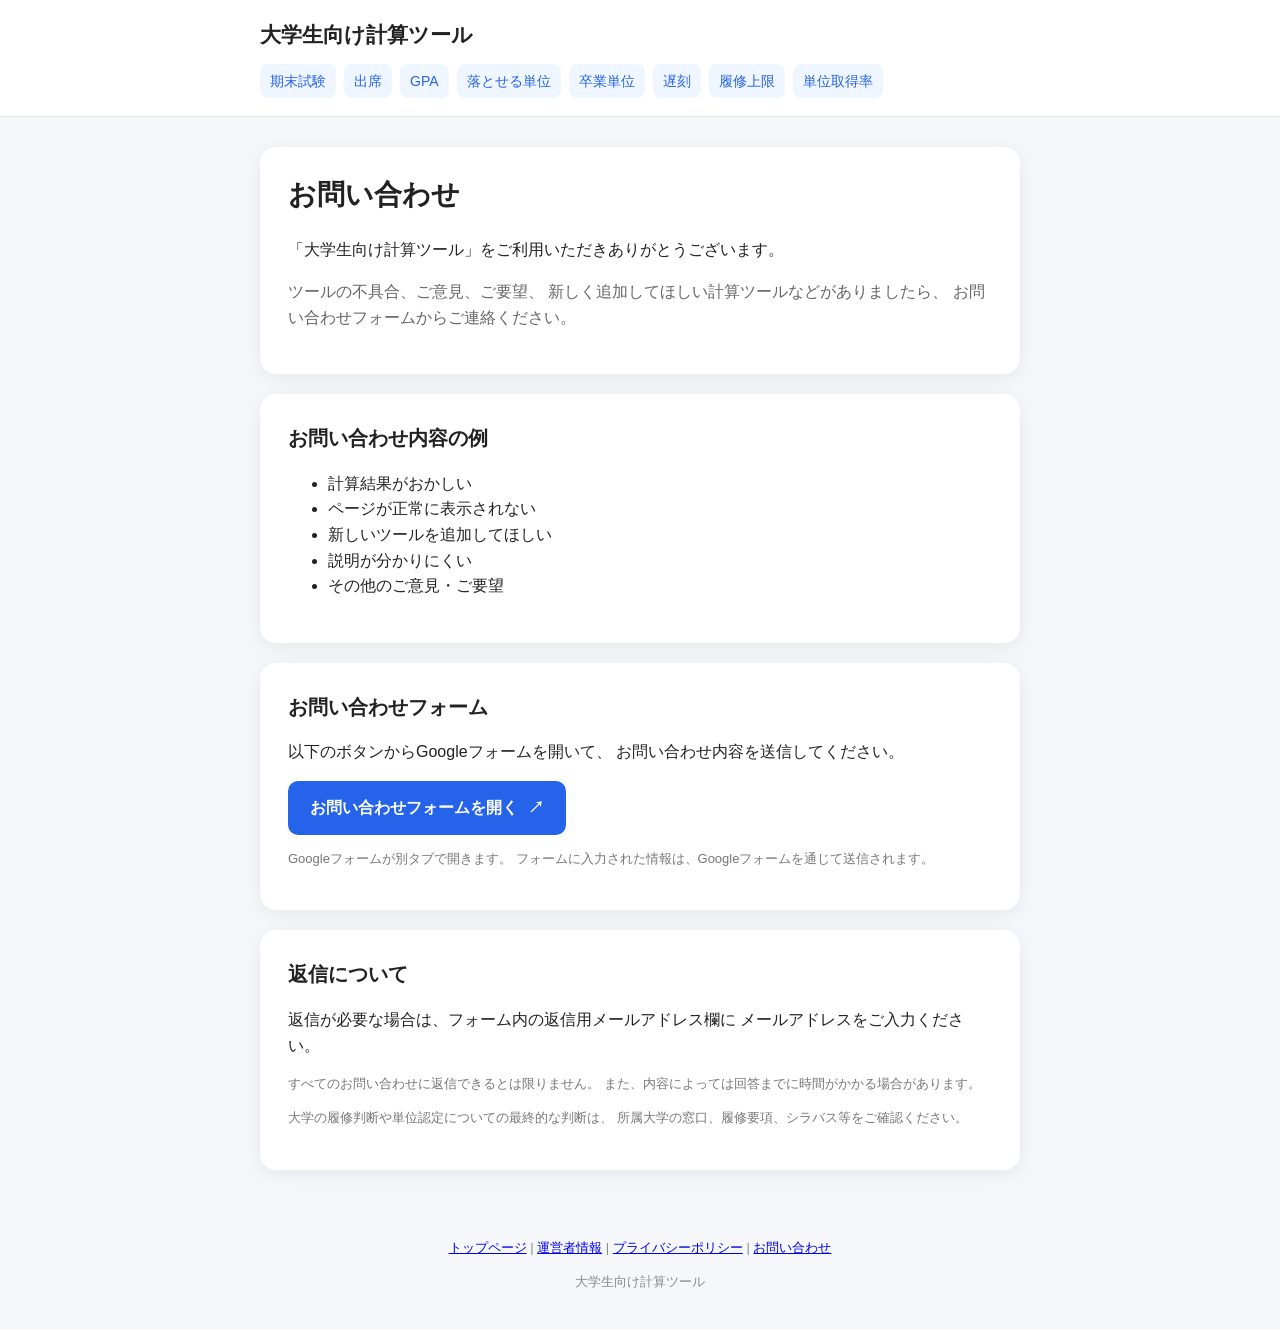
<file: contact.html>
<!DOCTYPE html>
<html lang="ja">

<head>
  <meta charset="UTF-8">

  <meta
    name="viewport"
    content="width=device-width, initial-scale=1.0"
  >

  <title>お問い合わせ｜大学生向け計算ツール</title>

  <meta
    name="description"
    content="大学生向け計算ツールへのお問い合わせページです。不具合報告、ご意見、ご要望、新しいツールの提案などを受け付けています。"
  >

  <link rel="stylesheet" href="style.css">

  <!-- Google Analytics -->
  <script async src="https://www.googletagmanager.com/gtag/js?id=G-T0MYVWRDHL"></script>

  <script>
    window.dataLayer = window.dataLayer || [];

    function gtag() {
      dataLayer.push(arguments);
    }

    gtag('js', new Date());

    gtag('config', 'G-T0MYVWRDHL');
  </script>
</head>

<body>

<header class="site-header">

  <div class="header-inner">

    <h2 class="site-title">
      <a href="index.html">
        大学生向け計算ツール
      </a>
    </h2>

    <nav class="nav">
      <a href="final-exam.html">期末試験</a>
      <a href="attendance.html">出席</a>
      <a href="gpa-target.html">GPA</a>
      <a href="credits-drop.html">落とせる単位</a>
      <a href="credits-graduation.html">卒業単位</a>
      <a href="late-calculator.html">遅刻</a>
      <a href="course-cap.html">履修上限</a>
      <a href="credit-rate.html">単位取得率</a>
    </nav>

  </div>

</header>


<main class="container">

  <section class="card">

    <h1>お問い合わせ</h1>

    <p>
      「大学生向け計算ツール」をご利用いただきありがとうございます。
    </p>

    <p class="description">
      ツールの不具合、ご意見、ご要望、
      新しく追加してほしい計算ツールなどがありましたら、
      お問い合わせフォームからご連絡ください。
    </p>

  </section>


  <section class="card">

    <h2>お問い合わせ内容の例</h2>

    <ul>
      <li>計算結果がおかしい</li>
      <li>ページが正常に表示されない</li>
      <li>新しいツールを追加してほしい</li>
      <li>説明が分かりにくい</li>
      <li>その他のご意見・ご要望</li>
    </ul>

  </section>


  <section class="card">

    <h2>お問い合わせフォーム</h2>

    <p>
      以下のボタンからGoogleフォームを開いて、
      お問い合わせ内容を送信してください。
    </p>

    <a
      class="contact-button"
      href="https://forms.gle/jRxLechsewrXz6318"
      target="_blank"
      rel="noopener noreferrer"
    >
      お問い合わせフォームを開く
      <span aria-hidden="true">↗</span>
    </a>

    <p class="notice" style="margin-top: 14px;">
      Googleフォームが別タブで開きます。
      フォームに入力された情報は、Googleフォームを通じて送信されます。
    </p>

  </section>


  <section class="card">

    <h2>返信について</h2>

    <p>
      返信が必要な場合は、フォーム内の返信用メールアドレス欄に
      メールアドレスをご入力ください。
    </p>

    <p class="notice">
      すべてのお問い合わせに返信できるとは限りません。
      また、内容によっては回答までに時間がかかる場合があります。
    </p>

    <p class="notice">
      大学の履修判断や単位認定についての最終的な判断は、
      所属大学の窓口、履修要項、シラバス等をご確認ください。
    </p>

  </section>

</main>


<footer>

  <p>
    <a href="index.html">トップページ</a>
    |
    <a href="about.html">運営者情報</a>
    |
    <a href="privacy.html">プライバシーポリシー</a>
    |
    <a href="contact.html">お問い合わせ</a>
  </p>

  <p>
    大学生向け計算ツール
  </p>

</footer>

</body>
</html>
</file>
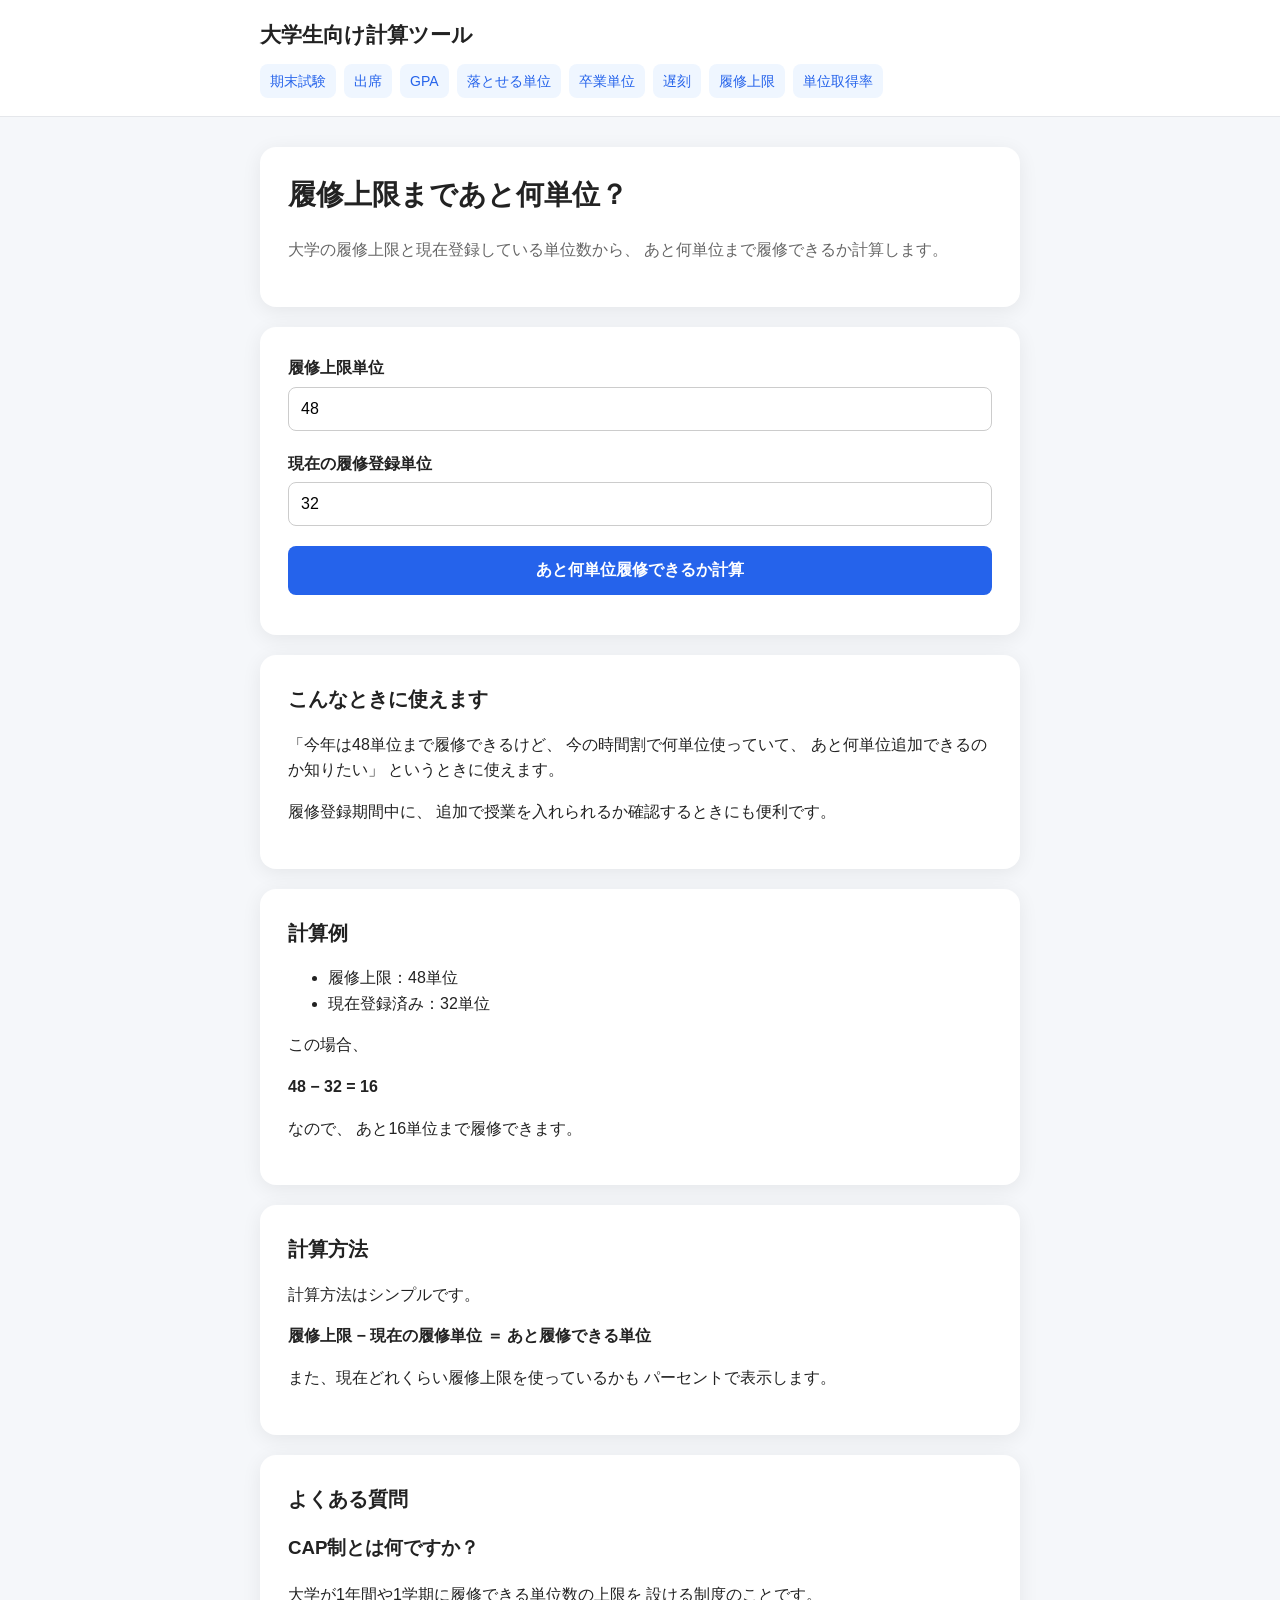
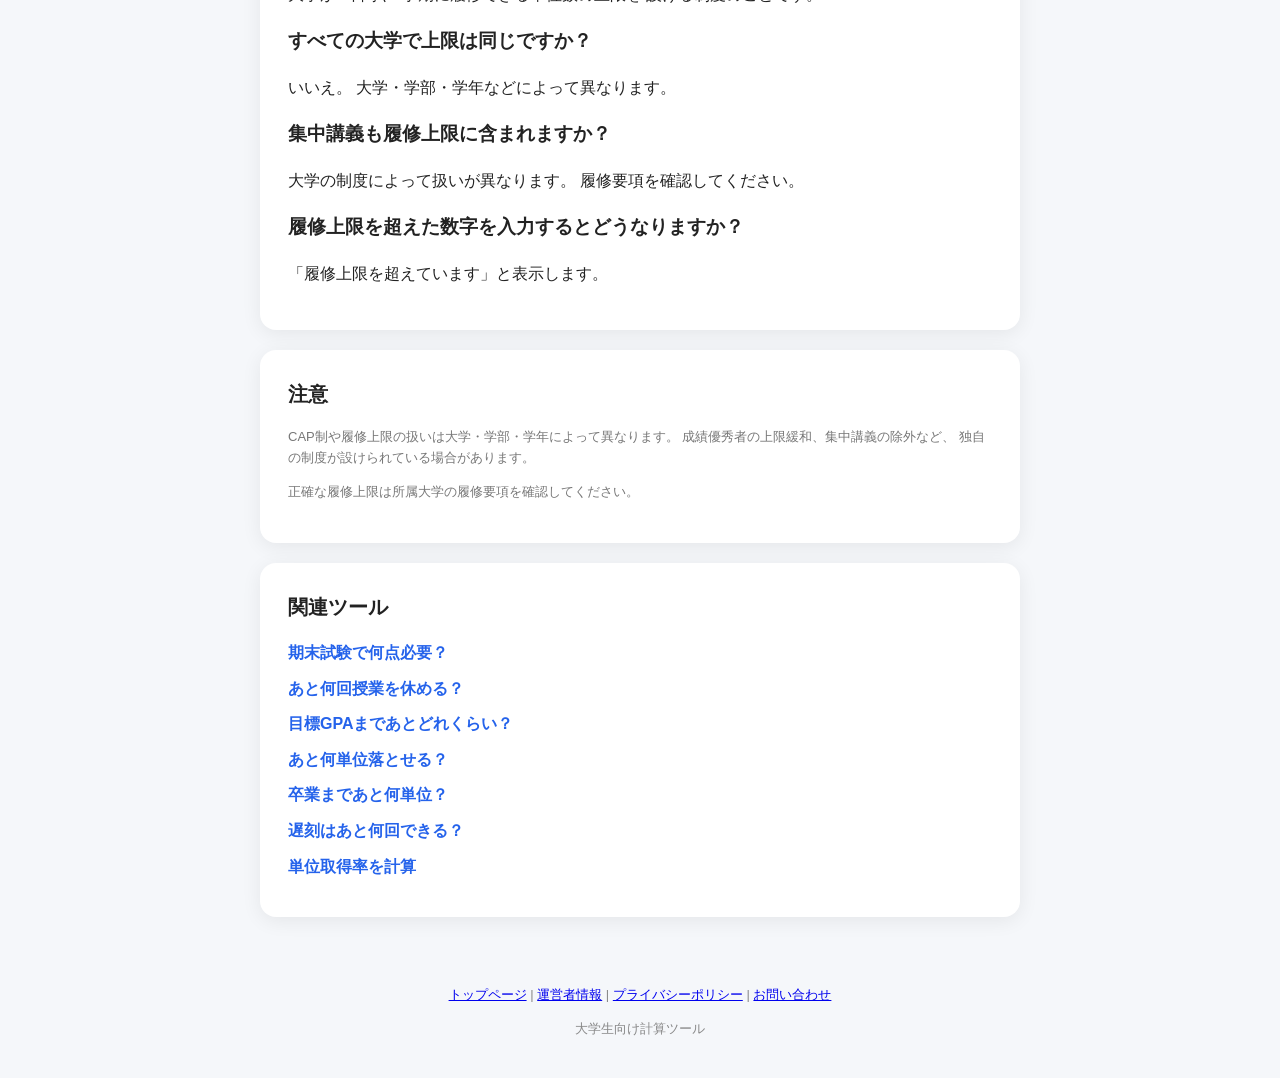
<file: course-cap.html>
<!DOCTYPE html>
<html lang="ja">

<head>
  <meta charset="UTF-8">

  <meta
    name="viewport"
    content="width=device-width, initial-scale=1.0"
  >

  <title>
    履修上限まであと何単位？｜大学のCAP制・履修単位計算
  </title>

  <meta
    name="description"
    content="大学の履修上限（CAP制）と現在の履修登録単位を入力すると、あと何単位履修できるか簡単に計算できます。"
  >

  <link rel="stylesheet" href="style.css">

  <!-- Google Analytics -->
  <script async src="https://www.googletagmanager.com/gtag/js?id=G-T0MYVWRDHL"></script>

  <script>
    window.dataLayer = window.dataLayer || [];

    function gtag() {
      dataLayer.push(arguments);
    }

    gtag('js', new Date());

    gtag('config', 'G-T0MYVWRDHL');
  </script>
</head>


<body>

<header class="site-header">

  <div class="header-inner">

    <h2 class="site-title">
      <a href="index.html">
        大学生向け計算ツール
      </a>
    </h2>

    <nav class="nav">
      <a href="final-exam.html">期末試験</a>
      <a href="attendance.html">出席</a>
      <a href="gpa-target.html">GPA</a>
      <a href="credits-drop.html">落とせる単位</a>
      <a href="credits-graduation.html">卒業単位</a>
      <a href="late-calculator.html">遅刻</a>
      <a href="course-cap.html">履修上限</a>
      <a href="credit-rate.html">単位取得率</a>
    </nav>

  </div>

</header>


<main class="container">

  <section class="card">

    <h1>履修上限まであと何単位？</h1>

    <p class="description">
      大学の履修上限と現在登録している単位数から、
      あと何単位まで履修できるか計算します。
    </p>

  </section>


  <section class="card">

    <div class="field">

      <label for="capCredits">
        履修上限単位
      </label>

      <input
        id="capCredits"
        type="number"
        value="48"
        min="1"
        step="1"
      >

    </div>


    <div class="field">

      <label for="registeredCredits">
        現在の履修登録単位
      </label>

      <input
        id="registeredCredits"
        type="number"
        value="32"
        min="0"
        step="1"
      >

    </div>


    <button id="calculate" type="button">
      あと何単位履修できるか計算
    </button>

    <div id="error" class="error"></div>

  </section>


  <section
    id="result"
    class="card result"
  >

    <h2>計算結果</h2>

    <div
      id="resultMessage"
      class="result-main"
    ></div>

    <div class="result-details">

      <p>
        履修上限：
        <strong id="shownCap"></strong>
      </p>

      <p>
        現在登録済み：
        <strong id="shownRegistered"></strong>
      </p>

      <p>
        履修上限の使用率：
        <strong id="capRate"></strong>
      </p>

    </div>

  </section>


  <section class="card">

    <h2>こんなときに使えます</h2>

    <p>
      「今年は48単位まで履修できるけど、
      今の時間割で何単位使っていて、
      あと何単位追加できるのか知りたい」
      というときに使えます。
    </p>

    <p>
      履修登録期間中に、
      追加で授業を入れられるか確認するときにも便利です。
    </p>

  </section>


  <section class="card">

    <h2>計算例</h2>

    <ul>
      <li>履修上限：48単位</li>
      <li>現在登録済み：32単位</li>
    </ul>

    <p>
      この場合、
    </p>

    <p>
      <strong>
        48 − 32 = 16
      </strong>
    </p>

    <p>
      なので、
      あと16単位まで履修できます。
    </p>

  </section>


  <section class="card">

    <h2>計算方法</h2>

    <p>
      計算方法はシンプルです。
    </p>

    <p>
      <strong>
        履修上限 − 現在の履修単位
        ＝ あと履修できる単位
      </strong>
    </p>

    <p>
      また、現在どれくらい履修上限を使っているかも
      パーセントで表示します。
    </p>

  </section>


  <section class="card">

    <h2>よくある質問</h2>

    <h3>CAP制とは何ですか？</h3>

    <p>
      大学が1年間や1学期に履修できる単位数の上限を
      設ける制度のことです。
    </p>

    <h3>すべての大学で上限は同じですか？</h3>

    <p>
      いいえ。
      大学・学部・学年などによって異なります。
    </p>

    <h3>集中講義も履修上限に含まれますか？</h3>

    <p>
      大学の制度によって扱いが異なります。
      履修要項を確認してください。
    </p>

    <h3>履修上限を超えた数字を入力するとどうなりますか？</h3>

    <p>
      「履修上限を超えています」と表示します。
    </p>

  </section>


  <section class="card">

    <h2>注意</h2>

    <p class="notice">
      CAP制や履修上限の扱いは大学・学部・学年によって異なります。
      成績優秀者の上限緩和、集中講義の除外など、
      独自の制度が設けられている場合があります。
    </p>

    <p class="notice">
      正確な履修上限は所属大学の履修要項を確認してください。
    </p>

  </section>


  <section class="card tool-links">

    <h2>関連ツール</h2>

    <a href="final-exam.html">
      期末試験で何点必要？
    </a>

    <a href="attendance.html">
      あと何回授業を休める？
    </a>

    <a href="gpa-target.html">
      目標GPAまであとどれくらい？
    </a>

    <a href="credits-drop.html">
      あと何単位落とせる？
    </a>

    <a href="credits-graduation.html">
      卒業まであと何単位？
    </a>

    <a href="late-calculator.html">
      遅刻はあと何回できる？
    </a>

    <a href="credit-rate.html">
      単位取得率を計算
    </a>

  </section>

</main>


<footer>

  <p>
    <a href="index.html">トップページ</a>
    |
    <a href="about.html">運営者情報</a>
    |
    <a href="privacy.html">プライバシーポリシー</a>
    |
    <a href="contact.html">お問い合わせ</a>
  </p>

  <p>
    大学生向け計算ツール
  </p>

</footer>


<script>

document
  .getElementById("calculate")
  .addEventListener(
    "click",
    calculateCap
  );


function calculateCap() {

  const cap =
    Number(
      document
        .getElementById("capCredits")
        .value
    );

  const registered =
    Number(
      document
        .getElementById("registeredCredits")
        .value
    );

  const error =
    document.getElementById("error");

  error.textContent = "";


  if (
    !Number.isFinite(cap) ||
    !Number.isFinite(registered) ||
    cap <= 0 ||
    registered < 0
  ) {

    error.textContent =
      "入力内容を正しく確認してください。";

    return;
  }


  const remaining =
    cap - registered;

  const rate =
    registered / cap * 100;


  const message =
    document.getElementById("resultMessage");

  message.className =
    "result-main";


  if (remaining > 0) {

    message.textContent =
      `あと ${remaining}単位 履修できます`;

    message.classList.add("success");

  }

  else if (remaining === 0) {

    message.textContent =
      "履修上限に到達しています";

    message.classList.add("warning");

  }

  else {

    message.textContent =
      `${Math.abs(remaining)}単位 上限を超えています`;

    message.classList.add("danger");

  }


  document
    .getElementById("shownCap")
    .textContent =
    cap + "単位";


  document
    .getElementById("shownRegistered")
    .textContent =
    registered + "単位";


  document
    .getElementById("capRate")
    .textContent =
    rate.toFixed(1) + "%";


  document
    .getElementById("result")
    .style.display =
    "block";
}

</script>

</body>
</html>
</file>
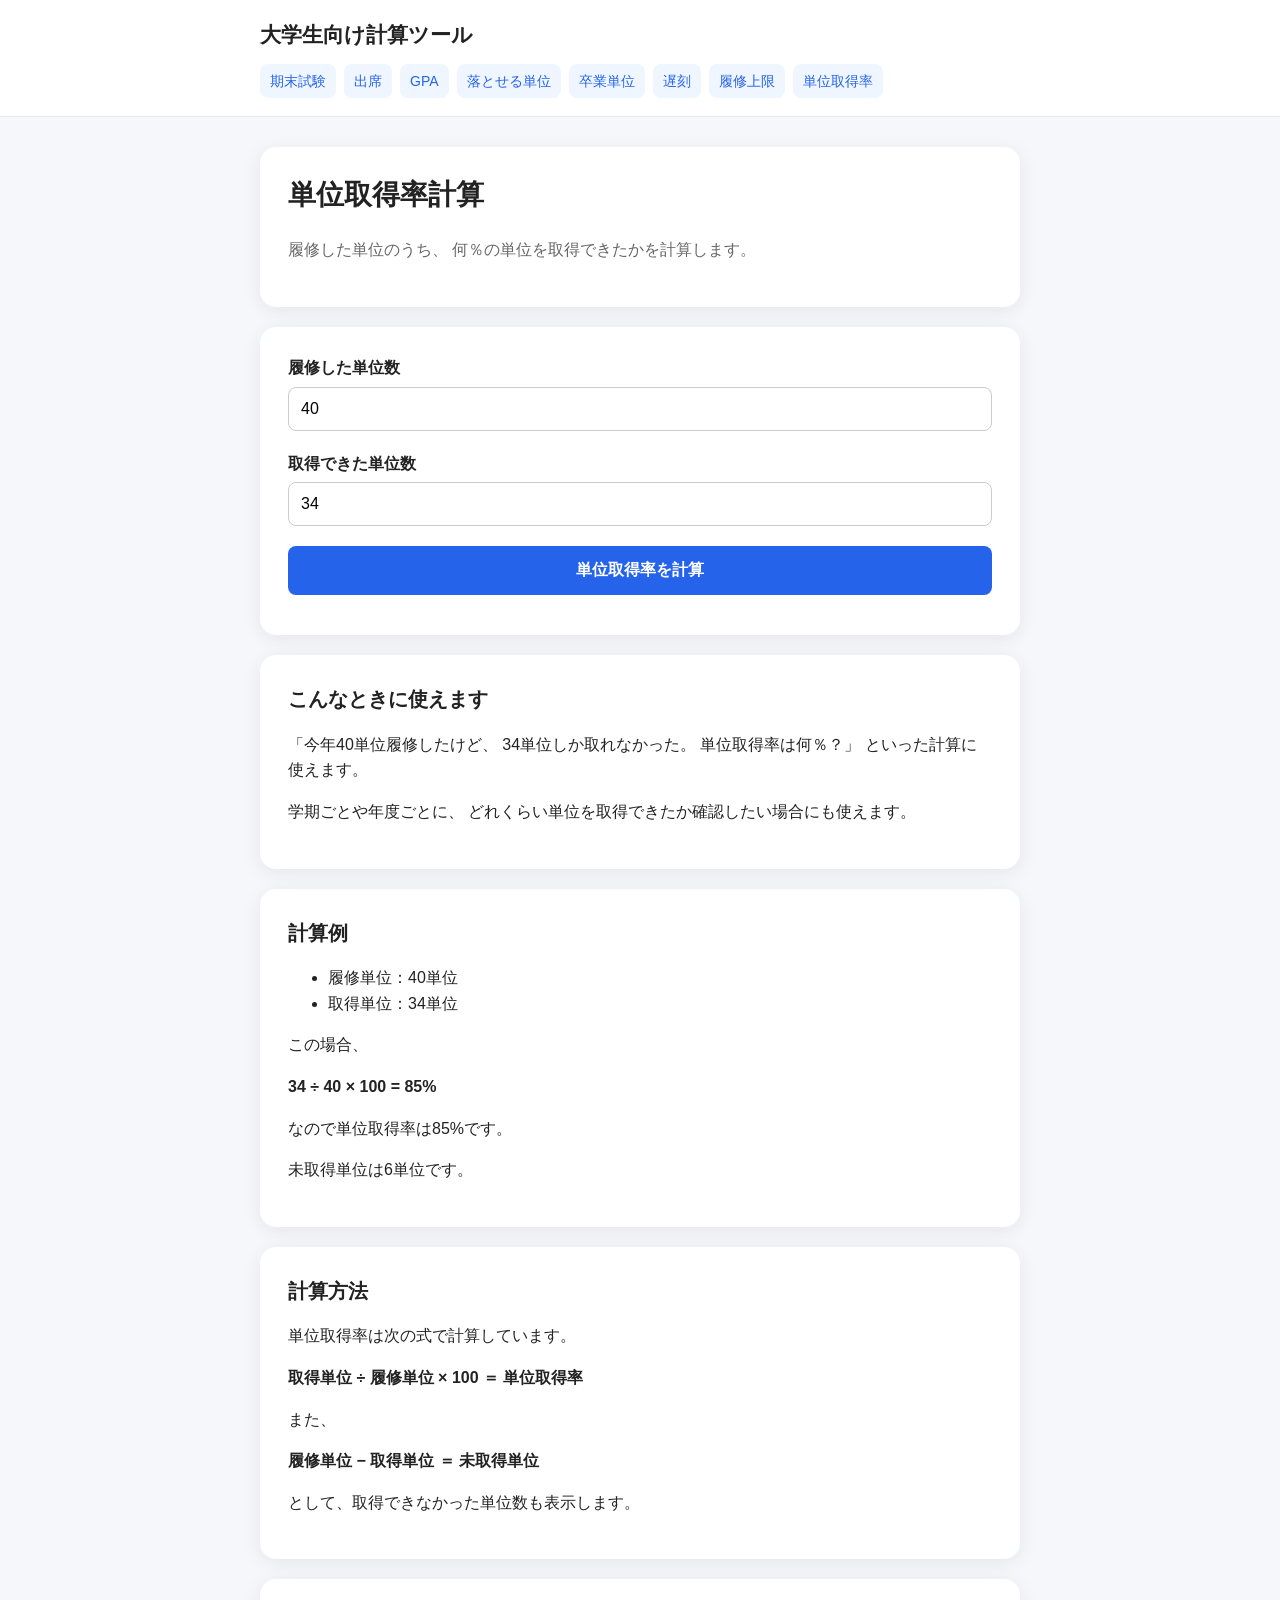
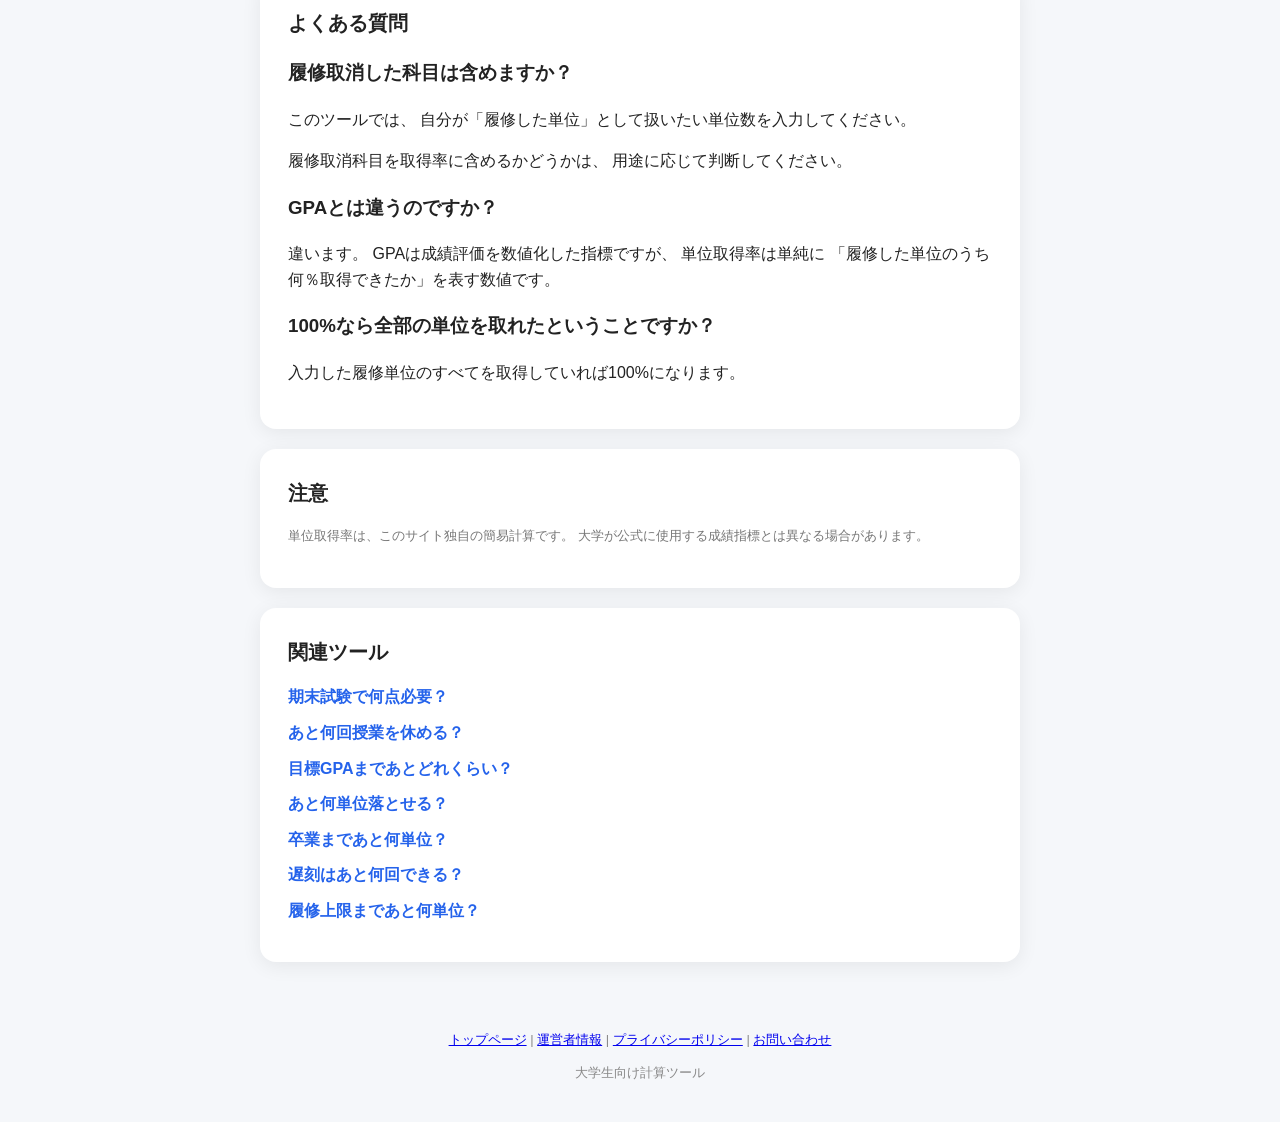
<file: credit-rate.html>
<!DOCTYPE html>
<html lang="ja">

<head>
  <meta charset="UTF-8">

  <meta
    name="viewport"
    content="width=device-width, initial-scale=1.0"
  >

  <title>
    単位取得率計算｜履修単位の何％を取得できた？
  </title>

  <meta
    name="description"
    content="履修した単位数と取得できた単位数を入力すると、大学の単位取得率と落とした単位数を簡単に計算できます。"
  >

  <link rel="stylesheet" href="style.css">

  <!-- Google Analytics -->
  <script async src="https://www.googletagmanager.com/gtag/js?id=G-T0MYVWRDHL"></script>

  <script>
    window.dataLayer = window.dataLayer || [];

    function gtag() {
      dataLayer.push(arguments);
    }

    gtag('js', new Date());

    gtag('config', 'G-T0MYVWRDHL');
  </script>
</head>


<body>

<header class="site-header">

  <div class="header-inner">

    <h2 class="site-title">
      <a href="index.html">
        大学生向け計算ツール
      </a>
    </h2>

    <nav class="nav">
      <a href="final-exam.html">期末試験</a>
      <a href="attendance.html">出席</a>
      <a href="gpa-target.html">GPA</a>
      <a href="credits-drop.html">落とせる単位</a>
      <a href="credits-graduation.html">卒業単位</a>
      <a href="late-calculator.html">遅刻</a>
      <a href="course-cap.html">履修上限</a>
      <a href="credit-rate.html">単位取得率</a>
    </nav>

  </div>

</header>


<main class="container">

  <section class="card">

    <h1>単位取得率計算</h1>

    <p class="description">
      履修した単位のうち、
      何％の単位を取得できたかを計算します。
    </p>

  </section>


  <section class="card">

    <div class="field">

      <label for="registeredCredits">
        履修した単位数
      </label>

      <input
        id="registeredCredits"
        type="number"
        value="40"
        min="1"
        step="1"
      >

    </div>


    <div class="field">

      <label for="earnedCredits">
        取得できた単位数
      </label>

      <input
        id="earnedCredits"
        type="number"
        value="34"
        min="0"
        step="1"
      >

    </div>


    <button id="calculate" type="button">
      単位取得率を計算
    </button>

    <div id="error" class="error"></div>

  </section>


  <section
    id="result"
    class="card result"
  >

    <h2>計算結果</h2>

    <div
      id="resultMessage"
      class="result-main"
    ></div>

    <div class="result-details">

      <p>
        履修単位：
        <strong id="shownRegistered"></strong>
      </p>

      <p>
        取得単位：
        <strong id="shownEarned"></strong>
      </p>

      <p>
        未取得単位：
        <strong id="failedCredits"></strong>
      </p>

    </div>

  </section>


  <section class="card">

    <h2>こんなときに使えます</h2>

    <p>
      「今年40単位履修したけど、
      34単位しか取れなかった。
      単位取得率は何％？」
      といった計算に使えます。
    </p>

    <p>
      学期ごとや年度ごとに、
      どれくらい単位を取得できたか確認したい場合にも使えます。
    </p>

  </section>


  <section class="card">

    <h2>計算例</h2>

    <ul>
      <li>履修単位：40単位</li>
      <li>取得単位：34単位</li>
    </ul>

    <p>
      この場合、
    </p>

    <p>
      <strong>
        34 ÷ 40 × 100 = 85%
      </strong>
    </p>

    <p>
      なので単位取得率は85%です。
    </p>

    <p>
      未取得単位は6単位です。
    </p>

  </section>


  <section class="card">

    <h2>計算方法</h2>

    <p>
      単位取得率は次の式で計算しています。
    </p>

    <p>
      <strong>
        取得単位 ÷ 履修単位 × 100
        ＝ 単位取得率
      </strong>
    </p>

    <p>
      また、
    </p>

    <p>
      <strong>
        履修単位 − 取得単位
        ＝ 未取得単位
      </strong>
    </p>

    <p>
      として、取得できなかった単位数も表示します。
    </p>

  </section>


  <section class="card">

    <h2>よくある質問</h2>

    <h3>履修取消した科目は含めますか？</h3>

    <p>
      このツールでは、
      自分が「履修した単位」として扱いたい単位数を入力してください。
    </p>

    <p>
      履修取消科目を取得率に含めるかどうかは、
      用途に応じて判断してください。
    </p>

    <h3>GPAとは違うのですか？</h3>

    <p>
      違います。
      GPAは成績評価を数値化した指標ですが、
      単位取得率は単純に
      「履修した単位のうち何％取得できたか」を表す数値です。
    </p>

    <h3>100%なら全部の単位を取れたということですか？</h3>

    <p>
      入力した履修単位のすべてを取得していれば100%になります。
    </p>

  </section>


  <section class="card">

    <h2>注意</h2>

    <p class="notice">
      単位取得率は、このサイト独自の簡易計算です。
      大学が公式に使用する成績指標とは異なる場合があります。
    </p>

  </section>


  <section class="card tool-links">

    <h2>関連ツール</h2>

    <a href="final-exam.html">
      期末試験で何点必要？
    </a>

    <a href="attendance.html">
      あと何回授業を休める？
    </a>

    <a href="gpa-target.html">
      目標GPAまであとどれくらい？
    </a>

    <a href="credits-drop.html">
      あと何単位落とせる？
    </a>

    <a href="credits-graduation.html">
      卒業まであと何単位？
    </a>

    <a href="late-calculator.html">
      遅刻はあと何回できる？
    </a>

    <a href="course-cap.html">
      履修上限まであと何単位？
    </a>

  </section>

</main>


<footer>

  <p>
    <a href="index.html">トップページ</a>
    |
    <a href="about.html">運営者情報</a>
    |
    <a href="privacy.html">プライバシーポリシー</a>
    |
    <a href="contact.html">お問い合わせ</a>
  </p>

  <p>
    大学生向け計算ツール
  </p>

</footer>


<script>

document
  .getElementById("calculate")
  .addEventListener(
    "click",
    calculateRate
  );


function calculateRate() {

  const registered =
    Number(
      document
        .getElementById("registeredCredits")
        .value
    );

  const earned =
    Number(
      document
        .getElementById("earnedCredits")
        .value
    );

  const error =
    document.getElementById("error");

  error.textContent = "";


  if (
    !Number.isFinite(registered) ||
    !Number.isFinite(earned) ||
    registered <= 0 ||
    earned < 0
  ) {

    error.textContent =
      "入力内容を正しく確認してください。";

    return;
  }


  if (earned > registered) {

    error.textContent =
      "取得単位が履修単位を超えています。";

    return;
  }


  const rate =
    earned /
    registered *
    100;


  const failed =
    registered -
    earned;


  const message =
    document.getElementById("resultMessage");

  message.className =
    "result-main";


  message.textContent =
    `単位取得率は ${rate.toFixed(1)}% です`;


  if (rate >= 90) {

    message.classList.add("success");

  }

  else if (rate >= 70) {

    message.classList.add("warning");

  }

  else {

    message.classList.add("danger");

  }


  document
    .getElementById("shownRegistered")
    .textContent =
    registered + "単位";


  document
    .getElementById("shownEarned")
    .textContent =
    earned + "単位";


  document
    .getElementById("failedCredits")
    .textContent =
    failed + "単位";


  document
    .getElementById("result")
    .style.display =
    "block";
}

</script>

</body>
</html>
</file>
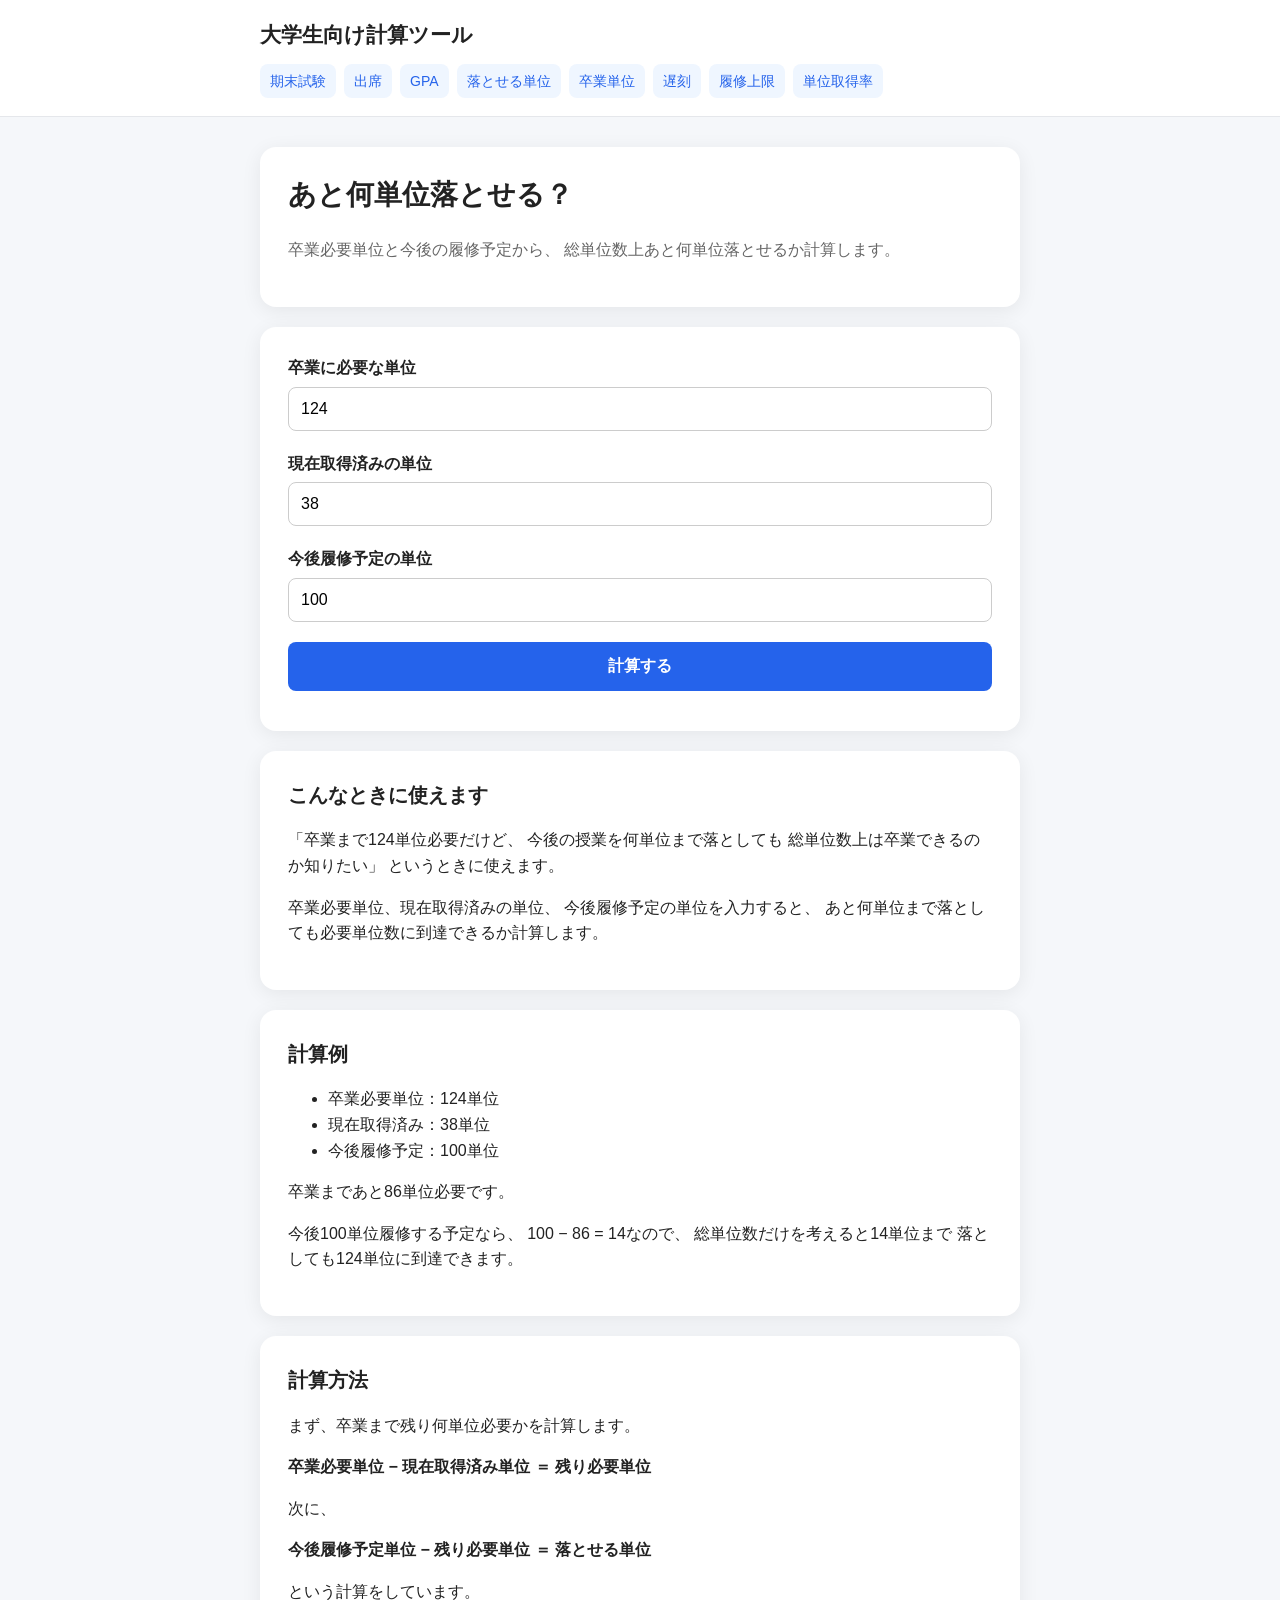
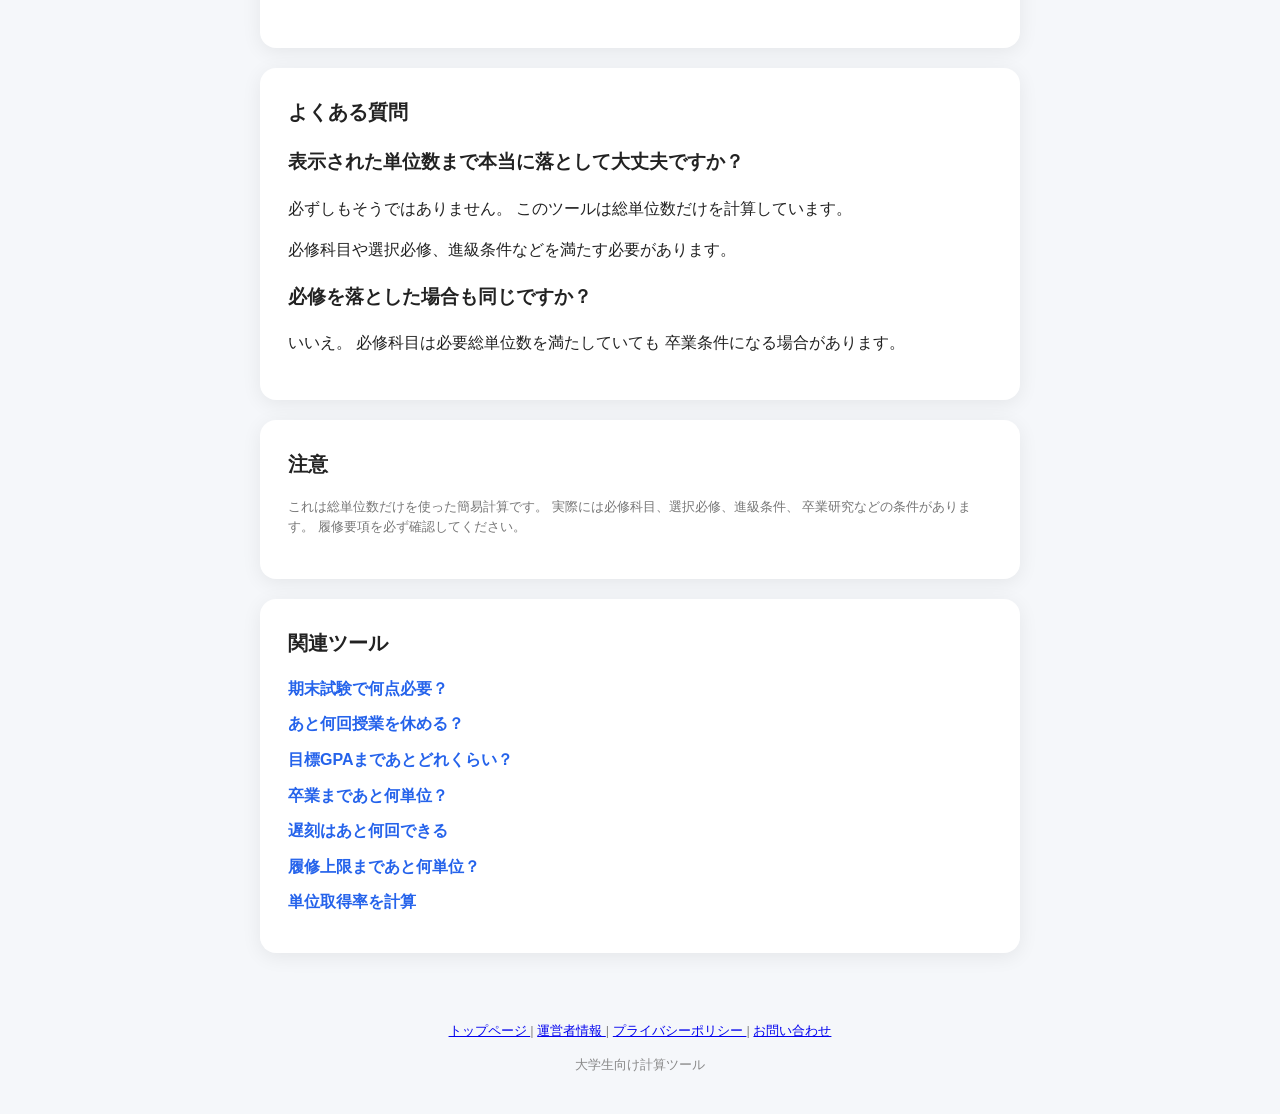
<file: credits-drop.html>
<!DOCTYPE html>
<html lang="ja">

<head>

<meta charset="UTF-8">

<meta
  name="viewport"
  content="width=device-width, initial-scale=1.0"
>

<title>
あと何単位落とせる？｜卒業単位計算
</title>

    <!-- Google tag (gtag.js) -->
<script async src="https://www.googletagmanager.com/gtag/js?id=G-T0MYVWRDHL"></script>

<script>
  window.dataLayer = window.dataLayer || [];

  function gtag() {
    dataLayer.push(arguments);
  }

  gtag('js', new Date());

  gtag('config', 'G-T0MYVWRDHL');
</script>

<meta
  name="description"
  content="卒業必要単位、現在の取得単位、今後の履修予定単位から、あと何単位落としても卒業必要単位に届くか計算します。"
>

<link rel="stylesheet" href="style.css">

</head>

<body>

<header class="site-header">

<div class="header-inner">

<h2 class="site-title">
<a href="index.html">
大学生向け計算ツール
</a>
</h2>

<nav class="nav">

  <a href="final-exam.html">期末試験</a>

  <a href="attendance.html">出席</a>

  <a href="gpa-target.html">GPA</a>

  <a href="credits-drop.html">落とせる単位</a>

  <a href="credits-graduation.html">卒業単位</a>

  <a href="late-calculator.html">遅刻</a>

  <a href="course-cap.html">履修上限</a>

  <a href="credit-rate.html">単位取得率</a>

</nav>

</div>

</header>


<main class="container">

<section class="card">

<h1>
あと何単位落とせる？
</h1>

<p class="description">
卒業必要単位と今後の履修予定から、
総単位数上あと何単位落とせるか計算します。
</p>

</section>


<section class="card">

<div class="field">

<label>
卒業に必要な単位
</label>

<input
  id="requiredCredits"
  type="number"
  value="124"
>

</div>


<div class="field">

<label>
現在取得済みの単位
</label>

<input
  id="completedCredits"
  type="number"
  value="38"
>

</div>


<div class="field">

<label>
今後履修予定の単位
</label>

<input
  id="plannedCredits"
  type="number"
  value="100"
>

</div>


<button id="calculate">
計算する
</button>

<div id="error" class="error"></div>

</section>


<section
  id="result"
  class="card result"
>

<h2>計算結果</h2>

<div
  id="resultMessage"
  class="result-main"
></div>

<div class="result-details">

<p>
卒業まで必要：
<strong id="remainingNeeded"></strong>
</p>

<p>
今後履修予定：
<strong id="shownPlanned"></strong>
</p>

</div>

</section>

<section class="card">
  <h2>こんなときに使えます</h2>

  <p>
    「卒業まで124単位必要だけど、
    今後の授業を何単位まで落としても
    総単位数上は卒業できるのか知りたい」
    というときに使えます。
  </p>

  <p>
    卒業必要単位、現在取得済みの単位、
    今後履修予定の単位を入力すると、
    あと何単位まで落としても必要単位数に到達できるか計算します。
  </p>
</section>


<section class="card">
  <h2>計算例</h2>

  <ul>
    <li>卒業必要単位：124単位</li>
    <li>現在取得済み：38単位</li>
    <li>今後履修予定：100単位</li>
  </ul>

  <p>
    卒業まであと86単位必要です。
  </p>

  <p>
    今後100単位履修する予定なら、
    100 − 86 = 14なので、
    総単位数だけを考えると14単位まで
    落としても124単位に到達できます。
  </p>
</section>


<section class="card">
  <h2>計算方法</h2>

  <p>
    まず、卒業まで残り何単位必要かを計算します。
  </p>

  <p>
    <strong>
      卒業必要単位 − 現在取得済み単位
      ＝ 残り必要単位
    </strong>
  </p>

  <p>
    次に、
  </p>

  <p>
    <strong>
      今後履修予定単位 − 残り必要単位
      ＝ 落とせる単位
    </strong>
  </p>

  <p>
    という計算をしています。
  </p>
</section>


<section class="card">
  <h2>よくある質問</h2>

  <h3>表示された単位数まで本当に落として大丈夫ですか？</h3>
  <p>
    必ずしもそうではありません。
    このツールは総単位数だけを計算しています。
  </p>

  <p>
    必修科目や選択必修、進級条件などを満たす必要があります。
  </p>

  <h3>必修を落とした場合も同じですか？</h3>
  <p>
    いいえ。
    必修科目は必要総単位数を満たしていても
    卒業条件になる場合があります。
  </p>
</section>


<section class="card">

<h2>注意</h2>

<p class="notice">
これは総単位数だけを使った簡易計算です。
実際には必修科目、選択必修、進級条件、
卒業研究などの条件があります。
履修要項を必ず確認してください。
</p>

</section>


<section class="card tool-links">

<h2>関連ツール</h2>

<a href="final-exam.html">
期末試験で何点必要？
</a>

<a href="attendance.html">
あと何回授業を休める？
</a>

<a href="gpa-target.html">
目標GPAまであとどれくらい？
</a>

<a href="credits-graduation.html">
卒業まであと何単位？
</a>

<a href="late-calculator.html">
  遅刻はあと何回できる
</a>

<a href="course-cap.html">
  履修上限まであと何単位？
</a>

<a href="credit-rate.html">
  単位取得率を計算
</a>

</section>

</main>


<footer>

  <p>
    <a href="index.html">
      トップページ
    </a>

    |

    <a href="about.html">
      運営者情報
    </a>

    |

    <a href="privacy.html">
      プライバシーポリシー
    </a>

    |

    <a href="contact.html">
      お問い合わせ
    </a>
  </p>

  <p>
    大学生向け計算ツール
  </p>

</footer>


<script>

document
.getElementById("calculate")
.addEventListener("click", calculate);


function calculate() {

  const required =
    Number(
      document.getElementById("requiredCredits").value
    );

  const completed =
    Number(
      document.getElementById("completedCredits").value
    );

  const planned =
    Number(
      document.getElementById("plannedCredits").value
    );

  const error =
    document.getElementById("error");

  error.textContent = "";


  if (
    required <= 0 ||
    completed < 0 ||
    planned < 0
  ) {

    error.textContent =
      "入力内容を確認してください。";

    return;
  }


  const remaining =
    Math.max(
      required - completed,
      0
    );

  const droppable =
    planned - remaining;


  const message =
    document.getElementById("resultMessage");

  message.className =
    "result-main";


  if (completed >= required) {

    message.textContent =
      "必要な総単位数には到達しています";

    message.classList.add("success");

  }

  else if (droppable >= 0) {

    message.textContent =
      "あと " +
      droppable +
      "単位まで落としても総単位数上は到達可能です";

    message.classList.add("success");

  }

  else {

    message.textContent =
      "現在の履修予定だけでは " +
      Math.abs(droppable) +
      "単位不足します";

    message.classList.add("danger");

  }


  document
    .getElementById("remainingNeeded")
    .textContent =
    remaining + "単位";

  document
    .getElementById("shownPlanned")
    .textContent =
    planned + "単位";


  document
    .getElementById("result")
    .style.display =
    "block";
}

</script>

</body>
</html>
</file>
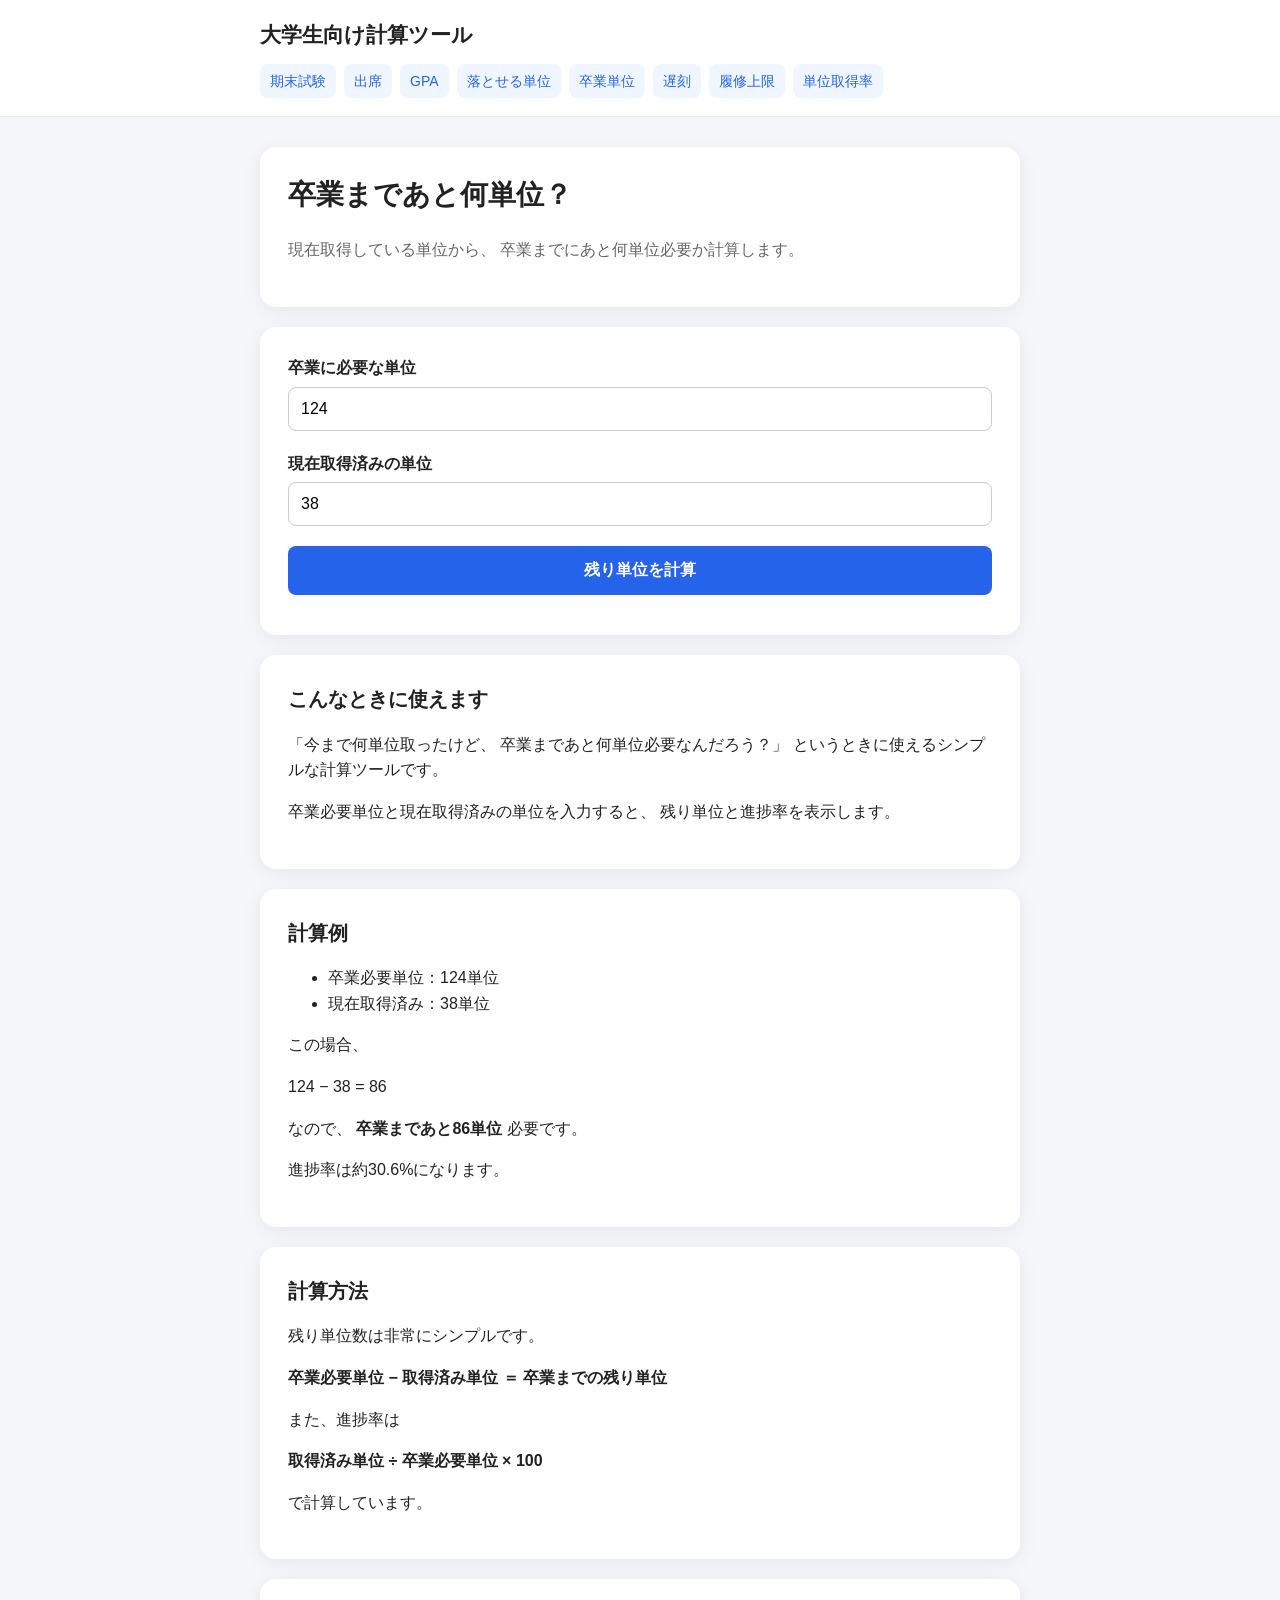
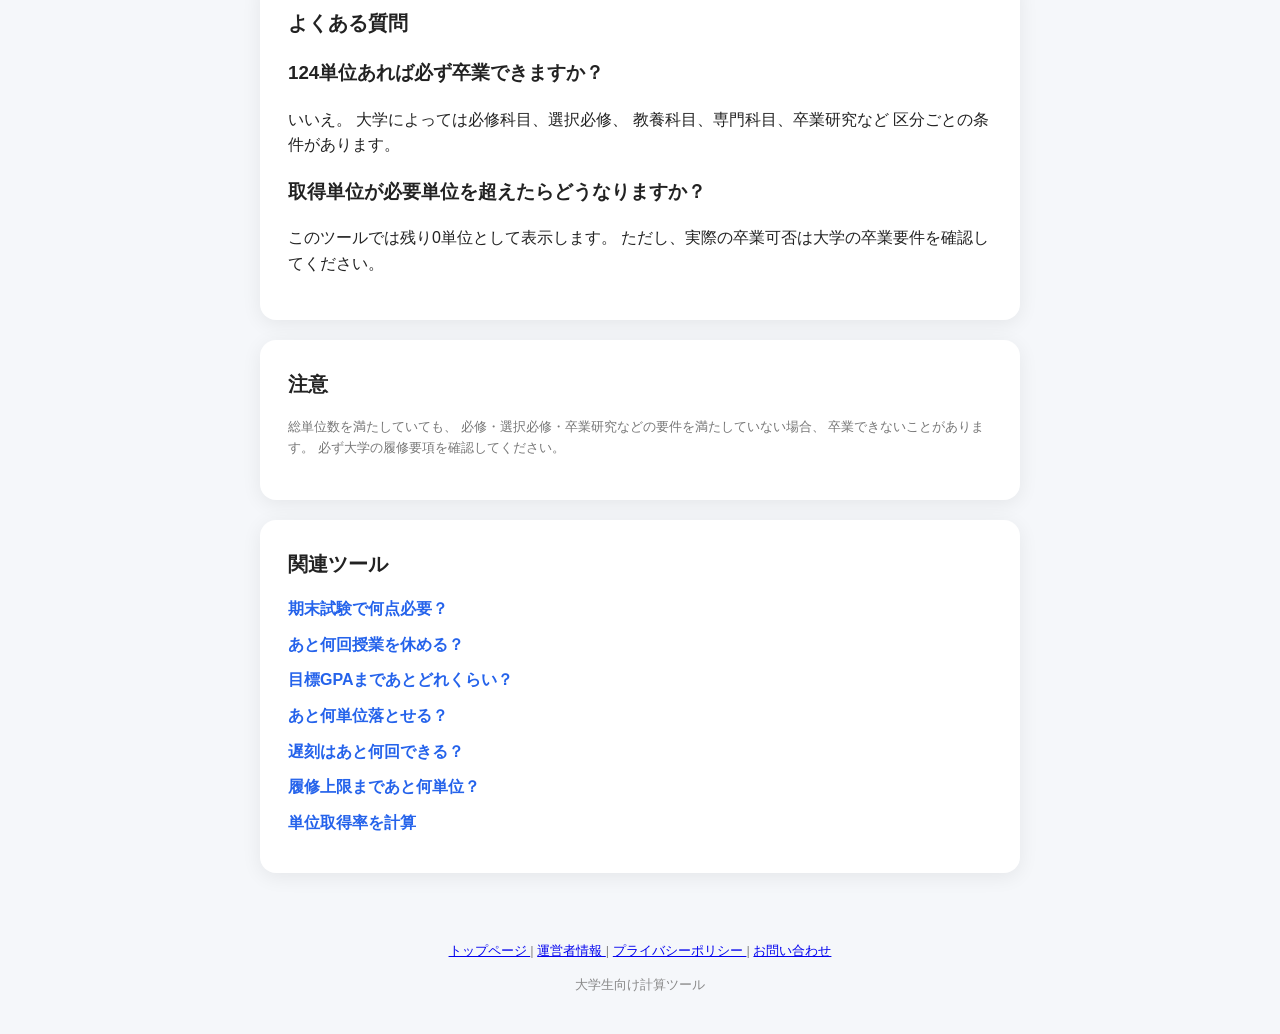
<file: credits-graduation.html>
<!DOCTYPE html>
<html lang="ja">

<head>

<meta charset="UTF-8">

<meta
  name="viewport"
  content="width=device-width, initial-scale=1.0"
>

<title>
卒業まであと何単位？｜大学の残り単位計算
</title>

    <!-- Google tag (gtag.js) -->
<script async src="https://www.googletagmanager.com/gtag/js?id=G-T0MYVWRDHL"></script>

<script>
  window.dataLayer = window.dataLayer || [];

  function gtag() {
    dataLayer.push(arguments);
  }

  gtag('js', new Date());

  gtag('config', 'G-T0MYVWRDHL');
</script>

<meta
  name="description"
  content="卒業に必要な単位数と現在取得済みの単位数から、卒業まであと何単位必要か簡単に計算できます。"
>

<link rel="stylesheet" href="style.css">

</head>

<body>

<header class="site-header">

<div class="header-inner">

<h2 class="site-title">
<a href="index.html">
大学生向け計算ツール
</a>
</h2>

<nav class="nav">

  <a href="final-exam.html">期末試験</a>

  <a href="attendance.html">出席</a>

  <a href="gpa-target.html">GPA</a>

  <a href="credits-drop.html">落とせる単位</a>

  <a href="credits-graduation.html">卒業単位</a>

  <a href="late-calculator.html">遅刻</a>

  <a href="course-cap.html">履修上限</a>

  <a href="credit-rate.html">単位取得率</a>

</nav>

</div>

</header>


<main class="container">

<section class="card">

<h1>
卒業まであと何単位？
</h1>

<p class="description">
現在取得している単位から、
卒業までにあと何単位必要か計算します。
</p>

</section>


<section class="card">

<div class="field">

<label>
卒業に必要な単位
</label>

<input
  id="requiredCredits"
  type="number"
  value="124"
>

</div>


<div class="field">

<label>
現在取得済みの単位
</label>

<input
  id="completedCredits"
  type="number"
  value="38"
>

</div>


<button id="calculate">
残り単位を計算
</button>

<div id="error" class="error"></div>

</section>


<section
  id="result"
  class="card result"
>

<h2>計算結果</h2>

<div
  id="resultMessage"
  class="result-main"
></div>

<div class="result-details">

<p>
取得済み：
<strong id="shownCompleted"></strong>
</p>

<p>
卒業必要：
<strong id="shownRequired"></strong>
</p>

<p>
進捗率：
<strong id="progressRate"></strong>
</p>

</div>

</section>

<section class="card">
  <h2>こんなときに使えます</h2>

  <p>
    「今まで何単位取ったけど、
    卒業まであと何単位必要なんだろう？」
    というときに使えるシンプルな計算ツールです。
  </p>

  <p>
    卒業必要単位と現在取得済みの単位を入力すると、
    残り単位と進捗率を表示します。
  </p>
</section>


<section class="card">
  <h2>計算例</h2>

  <ul>
    <li>卒業必要単位：124単位</li>
    <li>現在取得済み：38単位</li>
  </ul>

  <p>
    この場合、
  </p>

  <p>
    124 − 38 = 86
  </p>

  <p>
    なので、
    <strong>卒業まであと86単位</strong>
    必要です。
  </p>

  <p>
    進捗率は約30.6%になります。
  </p>
</section>


<section class="card">
  <h2>計算方法</h2>

  <p>
    残り単位数は非常にシンプルです。
  </p>

  <p>
    <strong>
      卒業必要単位 − 取得済み単位
      ＝ 卒業までの残り単位
    </strong>
  </p>

  <p>
    また、進捗率は
  </p>

  <p>
    <strong>
      取得済み単位 ÷ 卒業必要単位 × 100
    </strong>
  </p>

  <p>
    で計算しています。
  </p>
</section>


<section class="card">
  <h2>よくある質問</h2>

  <h3>124単位あれば必ず卒業できますか？</h3>
  <p>
    いいえ。
    大学によっては必修科目、選択必修、
    教養科目、専門科目、卒業研究など
    区分ごとの条件があります。
  </p>

  <h3>取得単位が必要単位を超えたらどうなりますか？</h3>
  <p>
    このツールでは残り0単位として表示します。
    ただし、実際の卒業可否は大学の卒業要件を確認してください。
  </p>
</section>


<section class="card">

<h2>注意</h2>

<p class="notice">
総単位数を満たしていても、
必修・選択必修・卒業研究などの要件を満たしていない場合、
卒業できないことがあります。
必ず大学の履修要項を確認してください。
</p>

</section>


<section class="card tool-links">

<h2>関連ツール</h2>

<a href="final-exam.html">
期末試験で何点必要？
</a>

<a href="attendance.html">
あと何回授業を休める？
</a>

<a href="gpa-target.html">
目標GPAまであとどれくらい？
</a>

<a href="credits-drop.html">
あと何単位落とせる？
</a>

<a href="late-calculator.html">
  遅刻はあと何回できる？
</a>

<a href="course-cap.html">
  履修上限まであと何単位？
</a>

<a href="credit-rate.html">
  単位取得率を計算
</a>

</section>

</main>


<footer>

  <p>
    <a href="index.html">
      トップページ
    </a>

    |

    <a href="about.html">
      運営者情報
    </a>

    |

    <a href="privacy.html">
      プライバシーポリシー
    </a>

    |

    <a href="contact.html">
      お問い合わせ
    </a>
  </p>

  <p>
    大学生向け計算ツール
  </p>

</footer>


<script>

document
.getElementById("calculate")
.addEventListener("click", calculate);


function calculate() {

  const required =
    Number(
      document.getElementById("requiredCredits").value
    );

  const completed =
    Number(
      document.getElementById("completedCredits").value
    );

  const error =
    document.getElementById("error");

  error.textContent = "";


  if (
    required <= 0 ||
    completed < 0
  ) {

    error.textContent =
      "入力内容を確認してください。";

    return;
  }


  const remaining =
    Math.max(
      required - completed,
      0
    );


  const progress =
    Math.min(
      completed / required * 100,
      100
    );


  const message =
    document.getElementById("resultMessage");

  message.className =
    "result-main";


  if (remaining === 0) {

    message.textContent =
      "総単位数上は卒業必要単位に到達しています";

    message.classList.add("success");

  }

  else {

    message.textContent =
      "卒業まであと " +
      remaining +
      "単位 必要です";

    message.classList.add("success");

  }


  document
    .getElementById("shownCompleted")
    .textContent =
    completed + "単位";


  document
    .getElementById("shownRequired")
    .textContent =
    required + "単位";


  document
    .getElementById("progressRate")
    .textContent =
    progress.toFixed(1) + "%";


  document
    .getElementById("result")
    .style.display =
    "block";
}

</script>

</body>
</html>
</file>
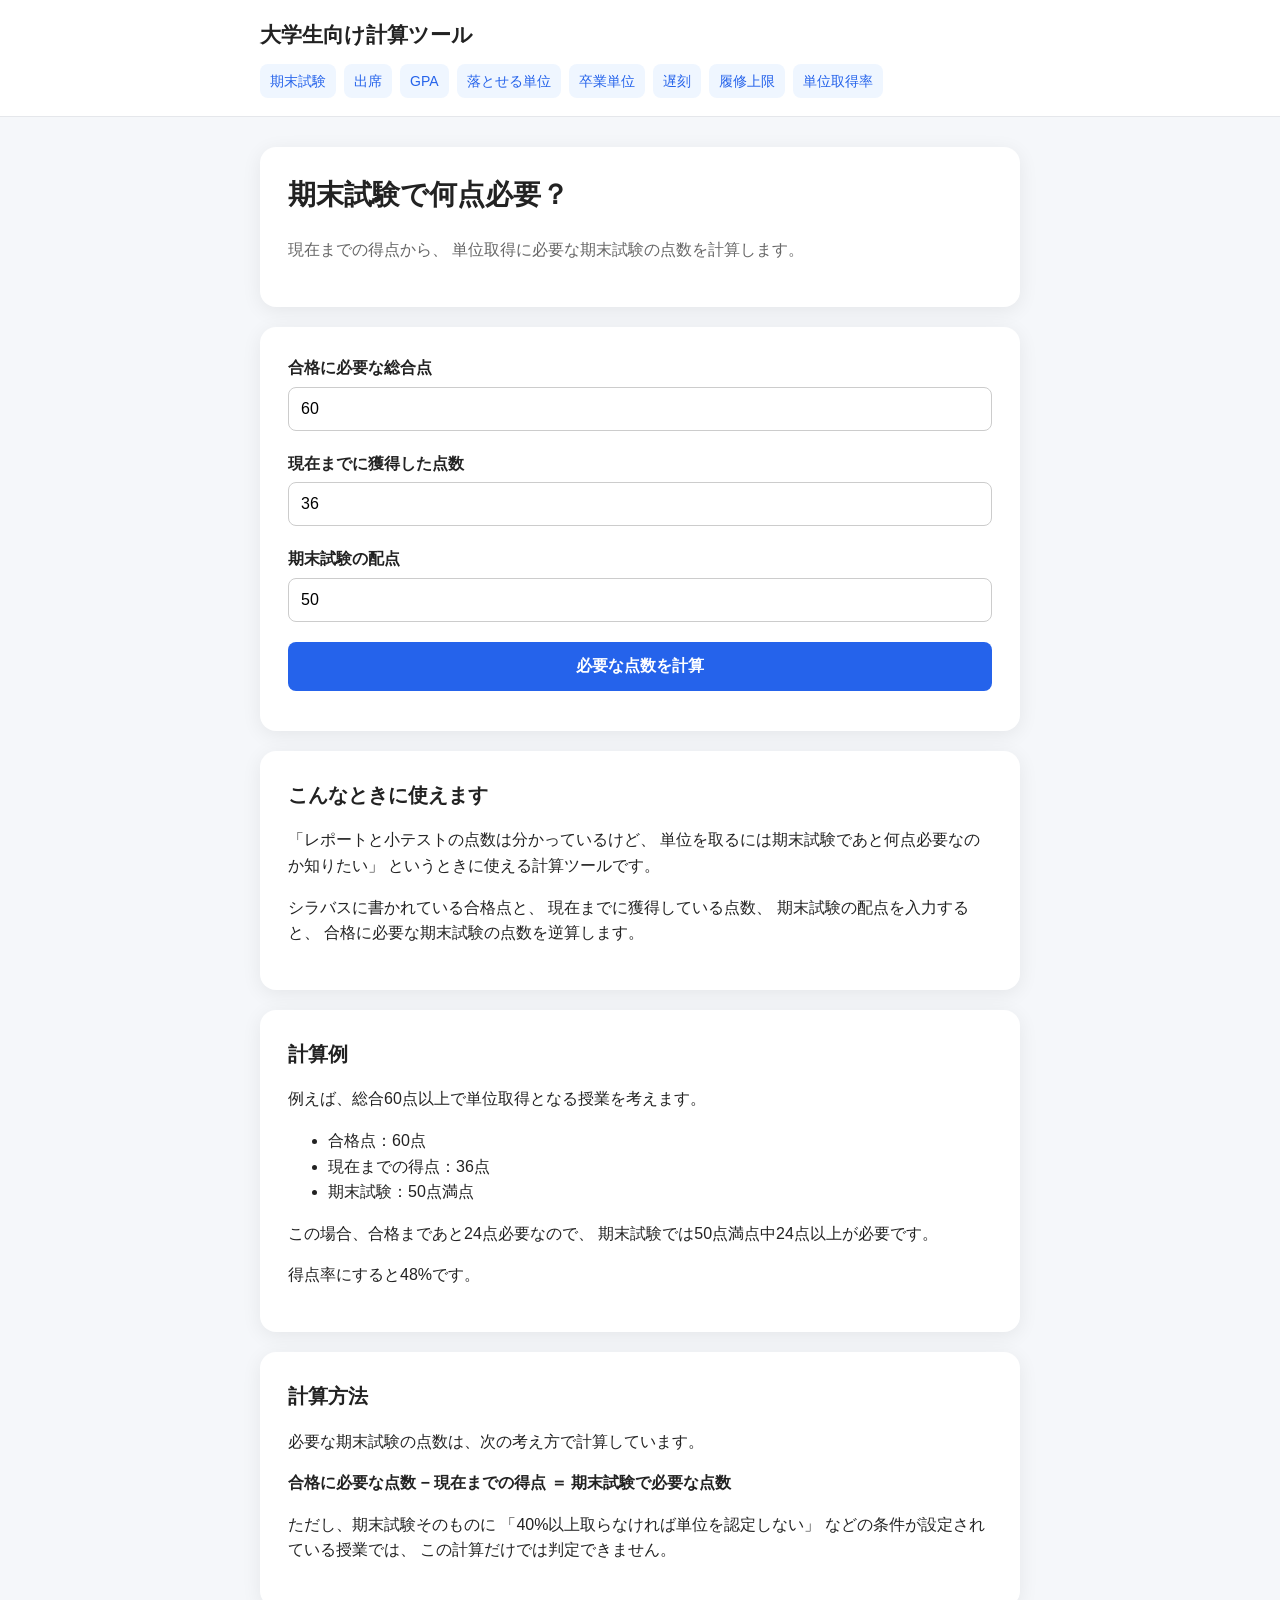
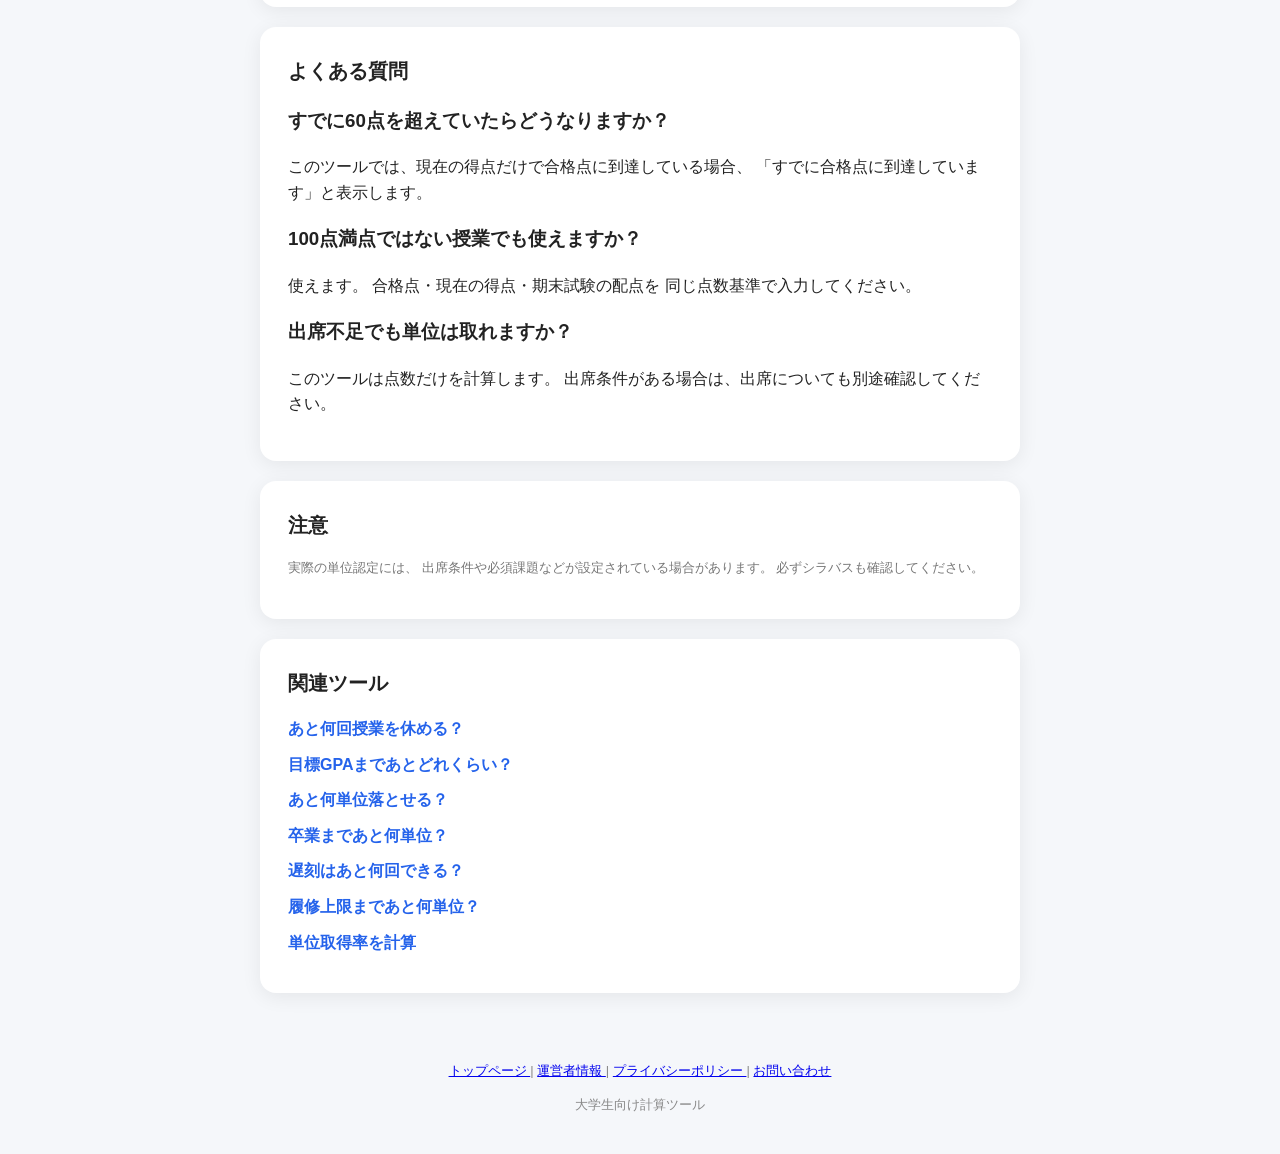
<file: final-exam.html>
<!DOCTYPE html>
<html lang="ja">

<head>

<meta charset="UTF-8">

<meta
  name="viewport"
  content="width=device-width, initial-scale=1.0"
>

<title>
期末試験で何点必要？｜大学の成績計算
</title>

    <!-- Google tag (gtag.js) -->
<script async src="https://www.googletagmanager.com/gtag/js?id=G-T0MYVWRDHL"></script>

<script>
  window.dataLayer = window.dataLayer || [];

  function gtag() {
    dataLayer.push(arguments);
  }

  gtag('js', new Date());

  gtag('config', 'G-T0MYVWRDHL');
</script>

<meta
  name="description"
  content="小テストやレポートなどの現在の得点から、単位取得に必要な期末試験の点数を計算します。"
>

<link rel="stylesheet" href="style.css">

</head>

<body>

<header class="site-header">

<div class="header-inner">

<h2 class="site-title">
<a href="index.html">
大学生向け計算ツール
</a>
</h2>

<nav class="nav">

  <a href="final-exam.html">期末試験</a>

  <a href="attendance.html">出席</a>

  <a href="gpa-target.html">GPA</a>

  <a href="credits-drop.html">落とせる単位</a>

  <a href="credits-graduation.html">卒業単位</a>

  <a href="late-calculator.html">遅刻</a>

  <a href="course-cap.html">履修上限</a>

  <a href="credit-rate.html">単位取得率</a>

</nav>
  
</div>

</header>

<main class="container">

<section class="card">

<h1>期末試験で何点必要？</h1>

<p class="description">
現在までの得点から、
単位取得に必要な期末試験の点数を計算します。
</p>

</section>


<section class="card">

<div class="field">

<label for="passScore">
合格に必要な総合点
</label>

<input
  id="passScore"
  type="number"
  value="60"
>

</div>


<div class="field">

<label>
現在までに獲得した点数
</label>

<input
  id="currentScore"
  type="number"
  value="36"
>

</div>


<div class="field">

<label>
期末試験の配点
</label>

<input
  id="finalMax"
  type="number"
  value="50"
>

</div>


<button id="calculate">
必要な点数を計算
</button>

<div id="error" class="error"></div>

</section>


<section
  id="result"
  class="card result"
>

<h2>計算結果</h2>

<div
  id="resultMessage"
  class="result-main"
></div>

<div class="result-details">

<p>
現在の得点：
<strong id="shownCurrent"></strong>
</p>

<p>
期末試験で必要：
<strong id="requiredScore"></strong>
</p>

<p>
必要得点率：
<strong id="requiredPercent"></strong>
</p>

</div>

</section>

<section class="card">
  <h2>こんなときに使えます</h2>

  <p>
    「レポートと小テストの点数は分かっているけど、
    単位を取るには期末試験であと何点必要なのか知りたい」
    というときに使える計算ツールです。
  </p>

  <p>
    シラバスに書かれている合格点と、
    現在までに獲得している点数、
    期末試験の配点を入力すると、
    合格に必要な期末試験の点数を逆算します。
  </p>
</section>


<section class="card">
  <h2>計算例</h2>

  <p>
    例えば、総合60点以上で単位取得となる授業を考えます。
  </p>

  <ul>
    <li>合格点：60点</li>
    <li>現在までの得点：36点</li>
    <li>期末試験：50点満点</li>
  </ul>

  <p>
    この場合、合格まであと24点必要なので、
    期末試験では50点満点中24点以上が必要です。
  </p>

  <p>
    得点率にすると48%です。
  </p>
</section>


<section class="card">
  <h2>計算方法</h2>

  <p>
    必要な期末試験の点数は、次の考え方で計算しています。
  </p>

  <p>
    <strong>
      合格に必要な点数 − 現在までの得点
      ＝ 期末試験で必要な点数
    </strong>
  </p>

  <p>
    ただし、期末試験そのものに
    「40%以上取らなければ単位を認定しない」
    などの条件が設定されている授業では、
    この計算だけでは判定できません。
  </p>
</section>


<section class="card">
  <h2>よくある質問</h2>

  <h3>すでに60点を超えていたらどうなりますか？</h3>
  <p>
    このツールでは、現在の得点だけで合格点に到達している場合、
    「すでに合格点に到達しています」と表示します。
  </p>

  <h3>100点満点ではない授業でも使えますか？</h3>
  <p>
    使えます。
    合格点・現在の得点・期末試験の配点を
    同じ点数基準で入力してください。
  </p>

  <h3>出席不足でも単位は取れますか？</h3>
  <p>
    このツールは点数だけを計算します。
    出席条件がある場合は、出席についても別途確認してください。
  </p>
</section>

<section class="card">

<h2>注意</h2>

<p class="notice">
実際の単位認定には、
出席条件や必須課題などが設定されている場合があります。
必ずシラバスも確認してください。
</p>

</section>


<section class="card tool-links">

<h2>関連ツール</h2>

<a href="attendance.html">
あと何回授業を休める？
</a>

<a href="gpa-target.html">
目標GPAまであとどれくらい？
</a>

<a href="credits-drop.html">
あと何単位落とせる？
</a>

<a href="credits-graduation.html">
卒業まであと何単位？
</a>

<a href="late-calculator.html">
  遅刻はあと何回できる？
</a>

<a href="course-cap.html">
  履修上限まであと何単位？
</a>

<a href="credit-rate.html">
  単位取得率を計算
</a>

</section>

</main>

<footer>

  <p>
    <a href="index.html">
      トップページ
    </a>

    |

    <a href="about.html">
      運営者情報
    </a>

    |

    <a href="privacy.html">
      プライバシーポリシー
    </a>

    |

    <a href="contact.html">
      お問い合わせ
    </a>
  </p>

  <p>
    大学生向け計算ツール
  </p>

</footer>


<script>

document
.getElementById("calculate")
.addEventListener("click", calculate);


function calculate() {

  const pass =
    Number(
      document.getElementById("passScore").value
    );

  const current =
    Number(
      document.getElementById("currentScore").value
    );

  const finalMax =
    Number(
      document.getElementById("finalMax").value
    );

  const error =
    document.getElementById("error");

  error.textContent = "";


  if (
    !Number.isFinite(pass) ||
    !Number.isFinite(current) ||
    !Number.isFinite(finalMax) ||
    pass < 0 ||
    current < 0 ||
    finalMax <= 0
  ) {

    error.textContent =
      "正しい数値を入力してください。";

    return;
  }


  const required =
    pass - current;

  const result =
    document.getElementById("result");

  const message =
    document.getElementById("resultMessage");

  message.className =
    "result-main";


  document
    .getElementById("shownCurrent")
    .textContent =
    current + "点";


  if (required <= 0) {

    message.textContent =
      "すでに合格点に到達しています";

    message.classList.add("success");

    document
      .getElementById("requiredScore")
      .textContent = "0点";

    document
      .getElementById("requiredPercent")
      .textContent = "0%";

  }

  else if (required > finalMax) {

    message.textContent =
      "期末試験だけでは合格点に届きません";

    message.classList.add("danger");

    document
      .getElementById("requiredScore")
      .textContent =
      required + "点";

    document
      .getElementById("requiredPercent")
      .textContent =
      (
        required /
        finalMax *
        100
      ).toFixed(1) + "%";

  }

  else {

    const percent =
      required /
      finalMax *
      100;

    message.textContent =
      "期末試験で " +
      required +
      "点 必要です";

    message.classList.add("success");

    document
      .getElementById("requiredScore")
      .textContent =
      required + "点";

    document
      .getElementById("requiredPercent")
      .textContent =
      percent.toFixed(1) + "%";

  }

  result.style.display = "block";
}

</script>

</body>
</html>
</file>
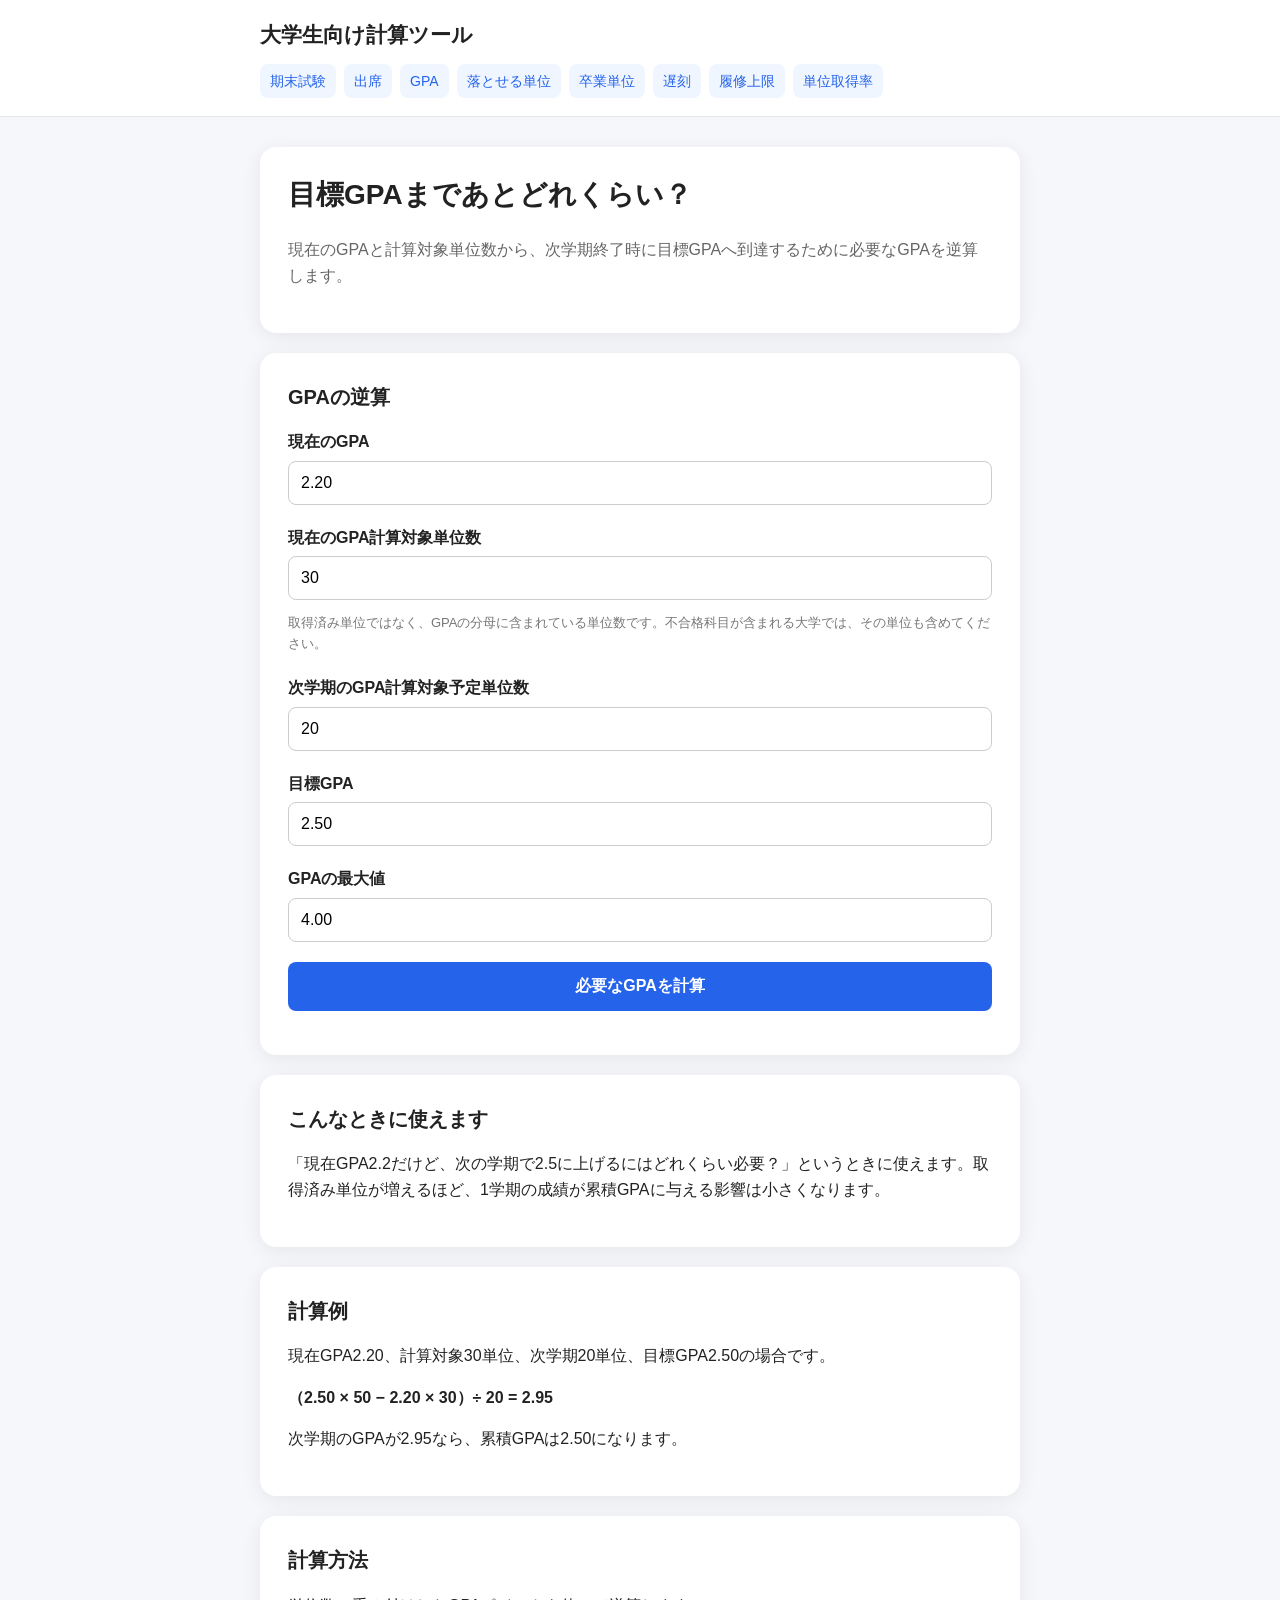
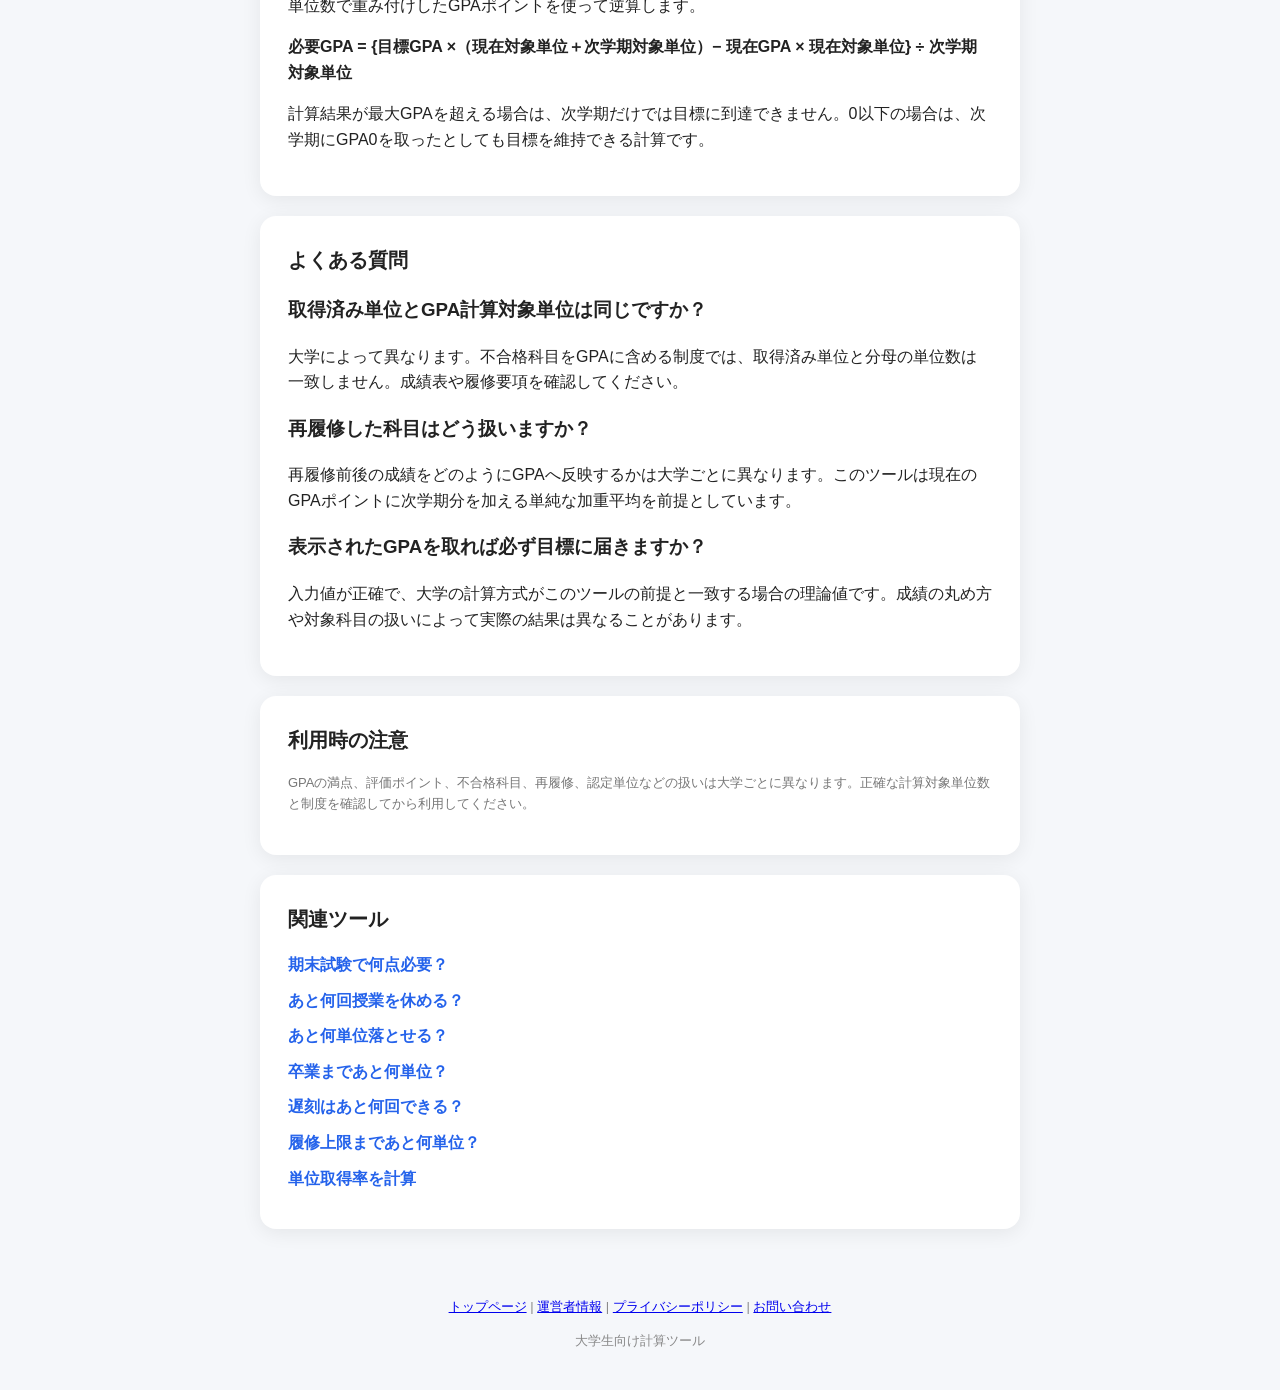
<file: gpa-target.html>
<!DOCTYPE html>
<html lang="ja">
<head>
  <meta charset="UTF-8">
  <meta name="viewport" content="width=device-width, initial-scale=1.0">
  <title>目標GPAまであとどれくらい？｜必要GPA逆算ツール</title>
  <meta name="description" content="現在のGPAとGPA計算対象単位から、目標達成に必要な次学期GPAを逆算。最大GPAや到達可能な範囲も確認できます。">
  <link rel="stylesheet" href="style.css">
  <script async src="https://www.googletagmanager.com/gtag/js?id=G-T0MYVWRDHL"></script>
  <script>
    window.dataLayer = window.dataLayer || [];
    function gtag(){dataLayer.push(arguments);}
    gtag('js', new Date());
    gtag('config', 'G-T0MYVWRDHL');
  </script>
</head>
<body>
<header class="site-header">
  <div class="header-inner">
    <h2 class="site-title"><a href="index.html">大学生向け計算ツール</a></h2>
    <nav class="nav" aria-label="ツール一覧">
      <a href="final-exam.html">期末試験</a>
      <a href="attendance.html">出席</a>
      <a href="gpa-target.html" aria-current="page">GPA</a>
      <a href="credits-drop.html">落とせる単位</a>
      <a href="credits-graduation.html">卒業単位</a>
      <a href="late-calculator.html">遅刻</a>
      <a href="course-cap.html">履修上限</a>
      <a href="credit-rate.html">単位取得率</a>
    </nav>
  </div>
</header>

<main class="container">
  <section class="card">
    <h1>目標GPAまであとどれくらい？</h1>
    <p class="description">現在のGPAと計算対象単位数から、次学期終了時に目標GPAへ到達するために必要なGPAを逆算します。</p>
  </section>

  <section class="card">
    <h2>GPAの逆算</h2>
    <form id="calculator" novalidate>
      <div class="field">
        <label for="currentGpa">現在のGPA</label>
        <input id="currentGpa" type="number" value="2.20" min="0" step="0.01" required>
      </div>
      <div class="field">
        <label for="currentCredits">現在のGPA計算対象単位数</label>
        <input id="currentCredits" type="number" value="30" min="0" step="0.5" required>
        <p class="notice">取得済み単位ではなく、GPAの分母に含まれている単位数です。不合格科目が含まれる大学では、その単位も含めてください。</p>
      </div>
      <div class="field">
        <label for="nextCredits">次学期のGPA計算対象予定単位数</label>
        <input id="nextCredits" type="number" value="20" min="0.5" step="0.5" required>
      </div>
      <div class="field">
        <label for="targetGpa">目標GPA</label>
        <input id="targetGpa" type="number" value="2.50" min="0" step="0.01" required>
      </div>
      <div class="field">
        <label for="gpaMax">GPAの最大値</label>
        <input id="gpaMax" type="number" value="4.00" min="0.01" step="0.01" required>
      </div>
      <button type="submit">必要なGPAを計算</button>
      <p id="error" class="error" role="alert"></p>
    </form>
  </section>

  <section id="result" class="card result" aria-live="polite">
    <h2>計算結果</h2>
    <div id="resultMessage" class="result-main"></div>
    <div class="result-details">
      <p>必要な次学期GPA：<strong id="requiredGpa"></strong></p>
      <p>次学期終了後の計算対象単位：<strong id="totalCredits"></strong></p>
      <p>次学期に最大GPAを取った場合：<strong id="maximumResult"></strong></p>
      <p>次学期にGPA 0を取った場合：<strong id="minimumResult"></strong></p>
    </div>
    <p id="resultNote" class="notice"></p>
  </section>

  <section class="card">
    <h2>こんなときに使えます</h2>
    <p>「現在GPA2.2だけど、次の学期で2.5に上げるにはどれくらい必要？」というときに使えます。取得済み単位が増えるほど、1学期の成績が累積GPAに与える影響は小さくなります。</p>
  </section>

  <section class="card">
    <h2>計算例</h2>
    <p>現在GPA2.20、計算対象30単位、次学期20単位、目標GPA2.50の場合です。</p>
    <p><strong>（2.50 × 50 − 2.20 × 30）÷ 20 = 2.95</strong></p>
    <p>次学期のGPAが2.95なら、累積GPAは2.50になります。</p>
  </section>

  <section class="card">
    <h2>計算方法</h2>
    <p>単位数で重み付けしたGPAポイントを使って逆算します。</p>
    <p><strong>必要GPA = {目標GPA ×（現在対象単位＋次学期対象単位）− 現在GPA × 現在対象単位} ÷ 次学期対象単位</strong></p>
    <p>計算結果が最大GPAを超える場合は、次学期だけでは目標に到達できません。0以下の場合は、次学期にGPA0を取ったとしても目標を維持できる計算です。</p>
  </section>

  <section class="card">
    <h2>よくある質問</h2>
    <h3>取得済み単位とGPA計算対象単位は同じですか？</h3>
    <p>大学によって異なります。不合格科目をGPAに含める制度では、取得済み単位と分母の単位数は一致しません。成績表や履修要項を確認してください。</p>
    <h3>再履修した科目はどう扱いますか？</h3>
    <p>再履修前後の成績をどのようにGPAへ反映するかは大学ごとに異なります。このツールは現在のGPAポイントに次学期分を加える単純な加重平均を前提としています。</p>
    <h3>表示されたGPAを取れば必ず目標に届きますか？</h3>
    <p>入力値が正確で、大学の計算方式がこのツールの前提と一致する場合の理論値です。成績の丸め方や対象科目の扱いによって実際の結果は異なることがあります。</p>
  </section>

  <section class="card">
    <h2>利用時の注意</h2>
    <p class="notice">GPAの満点、評価ポイント、不合格科目、再履修、認定単位などの扱いは大学ごとに異なります。正確な計算対象単位数と制度を確認してから利用してください。</p>
  </section>

  <section class="card tool-links">
    <h2>関連ツール</h2>
    <a href="final-exam.html">期末試験で何点必要？</a>
    <a href="attendance.html">あと何回授業を休める？</a>
    <a href="credits-drop.html">あと何単位落とせる？</a>
    <a href="credits-graduation.html">卒業まであと何単位？</a>
    <a href="late-calculator.html">遅刻はあと何回できる？</a>
    <a href="course-cap.html">履修上限まであと何単位？</a>
    <a href="credit-rate.html">単位取得率を計算</a>
  </section>
</main>

<footer>
  <p><a href="index.html">トップページ</a> | <a href="about.html">運営者情報</a> | <a href="privacy.html">プライバシーポリシー</a> | <a href="contact.html">お問い合わせ</a></p>
  <p>大学生向け計算ツール</p>
</footer>

<script>
  const form = document.getElementById("calculator");
  const error = document.getElementById("error");
  const result = document.getElementById("result");

  function readNumber(id, label, min, max = Infinity) {
    const input = document.getElementById(id);
    if (input.value.trim() === "") throw new Error(label + "を入力してください。");
    const value = Number(input.value);
    if (!Number.isFinite(value) || value < min || value > max) {
      throw new Error(label + "を正しく入力してください。");
    }
    return value;
  }

  function format(value) {
    return value.toFixed(2);
  }

  form.addEventListener("submit", function(event) {
    event.preventDefault();
    error.textContent = "";
    result.style.display = "none";

    try {
      const max = readNumber("gpaMax", "GPAの最大値", 0.01);
      const current = readNumber("currentGpa", "現在のGPA", 0, max);
      const completed = readNumber("currentCredits", "現在の計算対象単位数", 0);
      const next = readNumber("nextCredits", "次学期の計算対象単位数", 0.000001);
      const target = readNumber("targetGpa", "目標GPA", 0, max);

      if (completed === 0 && current !== 0) {
        throw new Error("計算対象単位が0の場合、現在のGPAは0を入力してください。");
      }

      const total = completed + next;
      const currentPoints = current * completed;
      const required = (target * total - currentPoints) / next;
      const maximum = (currentPoints + max * next) / total;
      const minimum = currentPoints / total;
      const message = document.getElementById("resultMessage");
      const note = document.getElementById("resultNote");
      message.className = "result-main";

      document.getElementById("requiredGpa").textContent = format(Math.max(0, required));
      document.getElementById("totalCredits").textContent = total + "単位";
      document.getElementById("maximumResult").textContent = format(maximum);
      document.getElementById("minimumResult").textContent = format(minimum);

      if (required <= 0.000000001) {
        message.textContent = "次学期GPA0でも目標を維持できる計算です";
        message.classList.add("success");
        note.textContent = "ただし、単位取得や進級に必要な条件を満たすとは限りません。";
      } else if (required > max + 0.000000001) {
        message.textContent = "次学期だけでは目標に届きません";
        message.classList.add("danger");
        document.getElementById("requiredGpa").textContent = format(required) + "（満点超過）";
        note.textContent = "最大GPAを取得した場合の累積GPAも確認してください。";
      } else {
        message.textContent = "次学期にGPA " + format(required) + " が必要です";
        message.classList.add(required / max >= 0.85 ? "warning" : "success");
        note.textContent = "表示値は理論値です。成績の評価段階によって、実際に取れるGPAは離散的になります。";
      }

      result.style.display = "block";
      result.scrollIntoView({behavior: "smooth", block: "start"});
    } catch (e) {
      error.textContent = e.message;
    }
  });
</script>
</body>
</html>
</file>
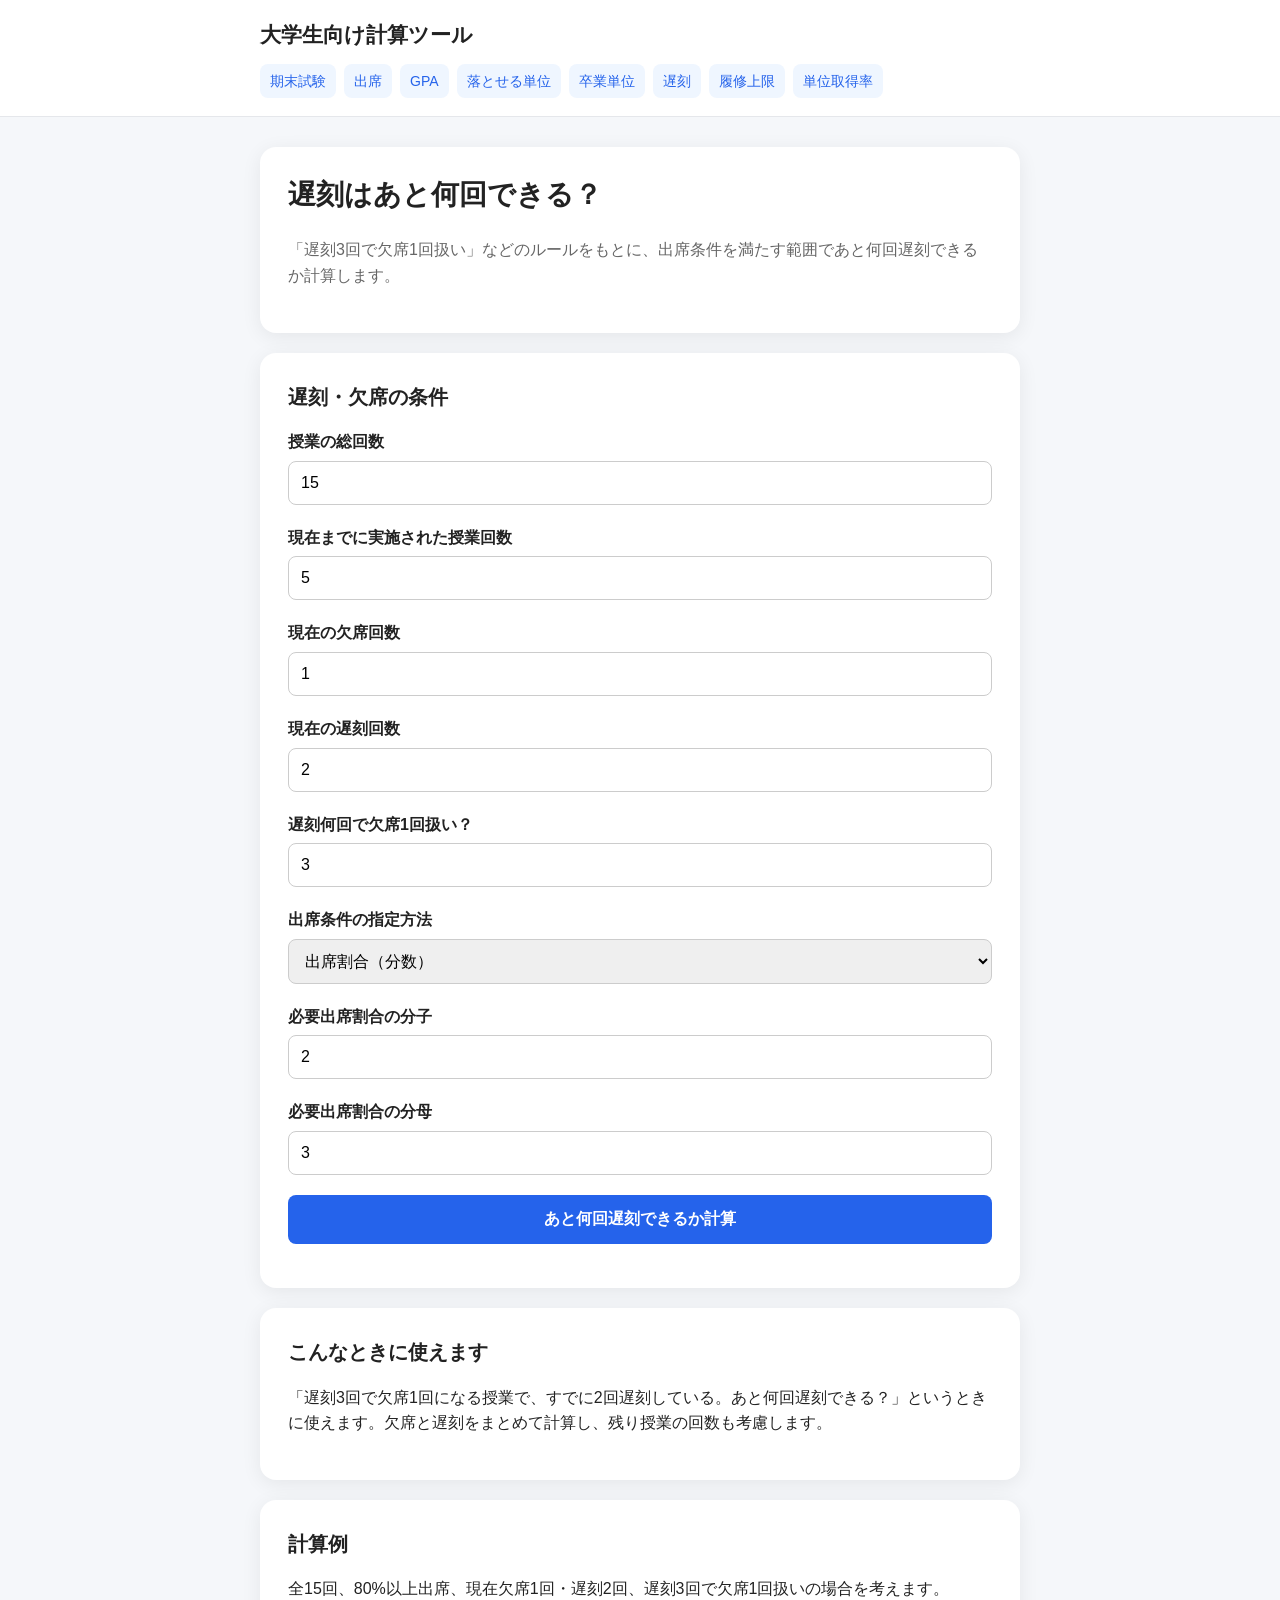
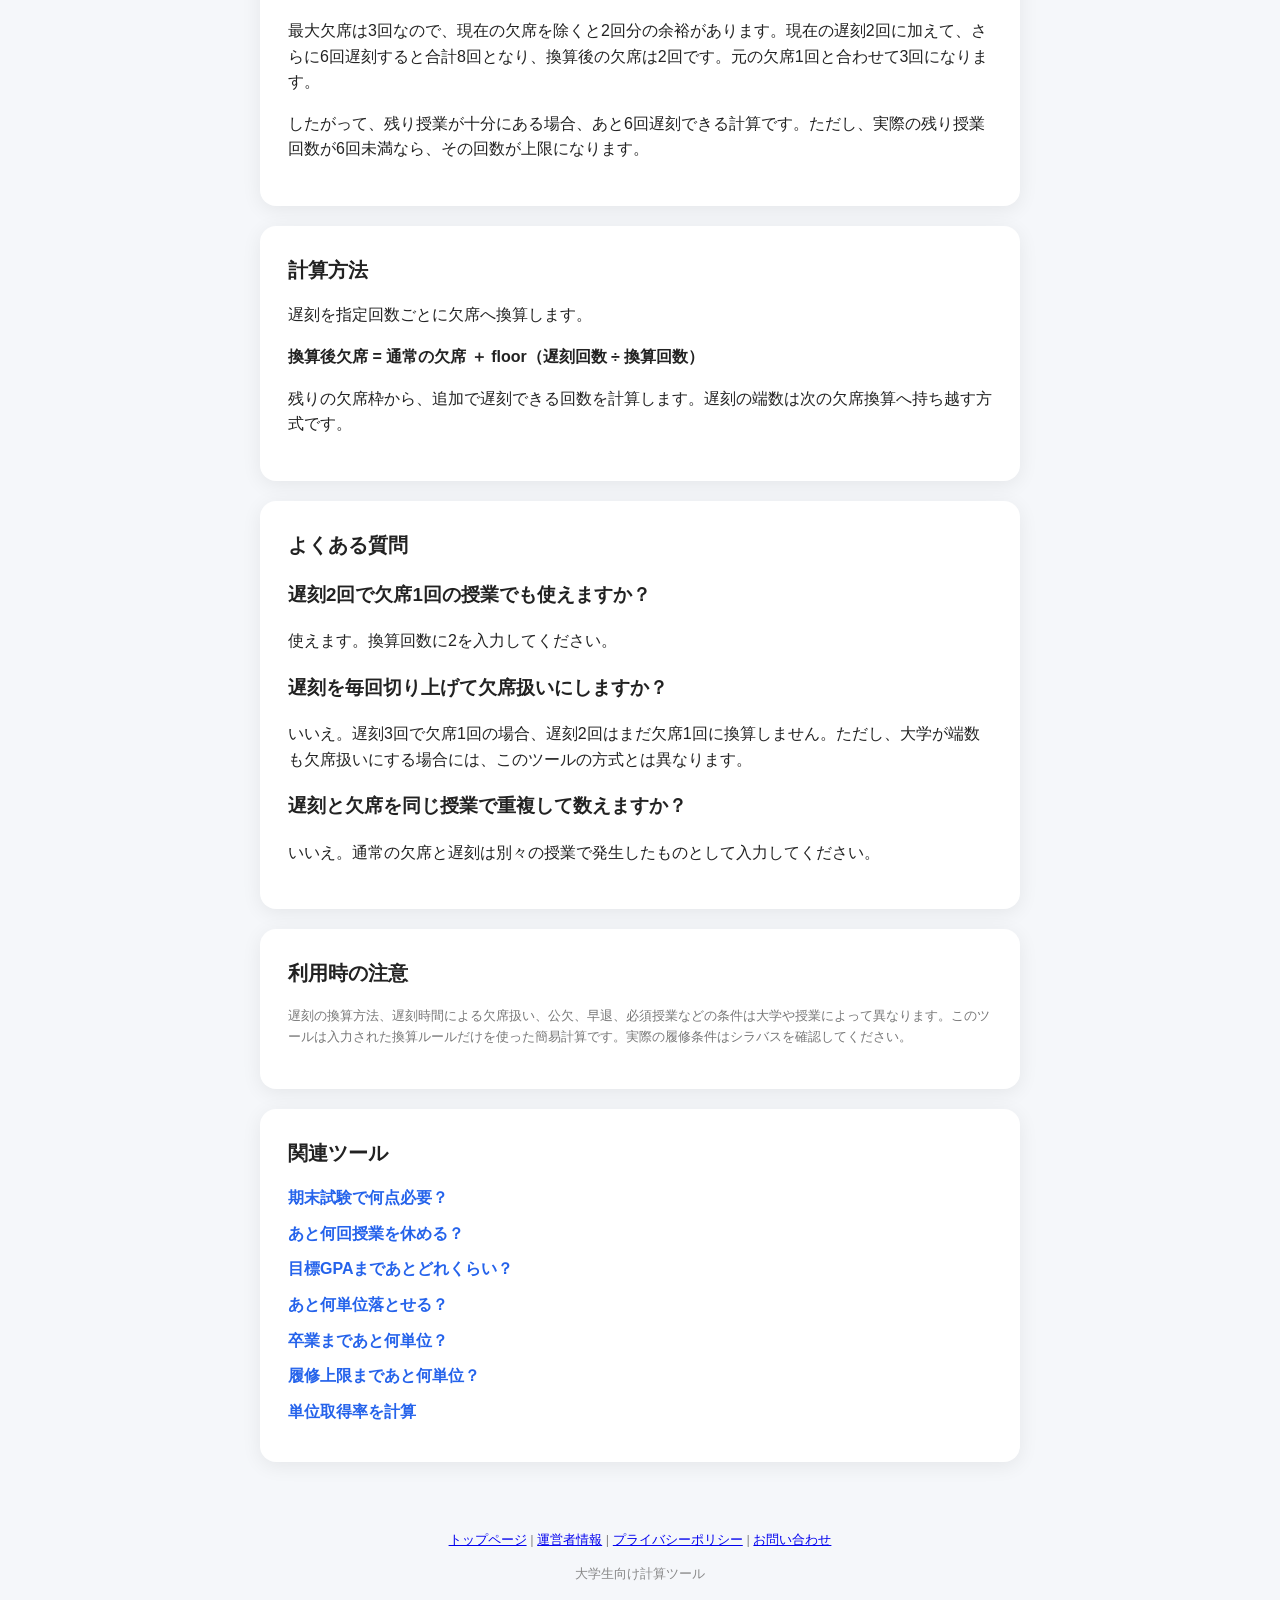
<file: late-calculator.html>
<!DOCTYPE html>
<html lang="ja">
<head>
  <meta charset="UTF-8">
  <meta name="viewport" content="width=device-width, initial-scale=1.0">
  <title>遅刻はあと何回できる？｜大学の出席・遅刻計算ツール</title>
  <meta name="description" content="遅刻3回で欠席1回などの授業ルールに対応。現在の欠席・遅刻回数と残り授業回数から、あと何回遅刻できるか計算します。">
  <link rel="stylesheet" href="style.css">
  <script async src="https://www.googletagmanager.com/gtag/js?id=G-T0MYVWRDHL"></script>
  <script>
    window.dataLayer = window.dataLayer || [];
    function gtag(){dataLayer.push(arguments);}
    gtag('js', new Date());
    gtag('config', 'G-T0MYVWRDHL');
  </script>
</head>
<body>
<header class="site-header">
  <div class="header-inner">
    <h2 class="site-title"><a href="index.html">大学生向け計算ツール</a></h2>
    <nav class="nav" aria-label="ツール一覧">
      <a href="final-exam.html">期末試験</a>
      <a href="attendance.html">出席</a>
      <a href="gpa-target.html">GPA</a>
      <a href="credits-drop.html">落とせる単位</a>
      <a href="credits-graduation.html">卒業単位</a>
      <a href="late-calculator.html" aria-current="page">遅刻</a>
      <a href="course-cap.html">履修上限</a>
      <a href="credit-rate.html">単位取得率</a>
    </nav>
  </div>
</header>

<main class="container">
  <section class="card">
    <h1>遅刻はあと何回できる？</h1>
    <p class="description">「遅刻3回で欠席1回扱い」などのルールをもとに、出席条件を満たす範囲であと何回遅刻できるか計算します。</p>
  </section>

  <section class="card">
    <h2>遅刻・欠席の条件</h2>
    <form id="calculator" novalidate>
      <div class="field">
        <label for="totalClasses">授業の総回数</label>
        <input id="totalClasses" type="number" value="15" min="1" step="1" required>
      </div>
      <div class="field">
        <label for="heldClasses">現在までに実施された授業回数</label>
        <input id="heldClasses" type="number" value="5" min="0" step="1" required>
      </div>
      <div class="field">
        <label for="currentAbsences">現在の欠席回数</label>
        <input id="currentAbsences" type="number" value="1" min="0" step="1" required>
      </div>
      <div class="field">
        <label for="currentLate">現在の遅刻回数</label>
        <input id="currentLate" type="number" value="2" min="0" step="1" required>
      </div>
      <div class="field">
        <label for="latePerAbsence">遅刻何回で欠席1回扱い？</label>
        <input id="latePerAbsence" type="number" value="3" min="1" step="1" required>
      </div>
      <div class="field">
        <label for="ruleType">出席条件の指定方法</label>
        <select id="ruleType" style="width:100%;padding:12px;border:1px solid #ccc;border-radius:8px;font-size:16px;">
          <option value="fraction">出席割合（分数）</option>
          <option value="percent">出席率（%）</option>
          <option value="absence">欠席上限（回）</option>
        </select>
      </div>
      <div id="fractionFields">
        <div class="field">
          <label for="numerator">必要出席割合の分子</label>
          <input id="numerator" type="number" value="2" min="0" step="1">
        </div>
        <div class="field">
          <label for="denominator">必要出席割合の分母</label>
          <input id="denominator" type="number" value="3" min="1" step="1">
        </div>
      </div>
      <div id="percentFields" style="display:none;">
        <div class="field">
          <label for="requiredPercent">必要出席率（%）</label>
          <input id="requiredPercent" type="number" value="80" min="0" max="100" step="0.1">
        </div>
      </div>
      <div id="absenceFields" style="display:none;">
        <div class="field">
          <label for="absenceLimit">欠席可能な上限回数</label>
          <input id="absenceLimit" type="number" value="3" min="0" step="1">
        </div>
      </div>
      <button type="submit">あと何回遅刻できるか計算</button>
      <p id="error" class="error" role="alert"></p>
    </form>
  </section>

  <section id="result" class="card result" aria-live="polite">
    <h2>計算結果</h2>
    <div id="resultMessage" class="result-main"></div>
    <div class="result-details">
      <p>最大欠席可能回数：<strong id="maxAbsences"></strong></p>
      <p>現在の換算後欠席回数：<strong id="effectiveAbsences"></strong></p>
      <p>現在の遅刻の端数：<strong id="lateRemainder"></strong></p>
      <p>残り授業回数：<strong id="futureClasses"></strong></p>
      <p>あと欠席できる回数：<strong id="remainingAbsences"></strong></p>
      <p>今後すべて出席した場合の最終出席率：<strong id="bestRate"></strong></p>
    </div>
    <p id="resultNote" class="notice"></p>
  </section>

  <section class="card">
    <h2>こんなときに使えます</h2>
    <p>「遅刻3回で欠席1回になる授業で、すでに2回遅刻している。あと何回遅刻できる？」というときに使えます。欠席と遅刻をまとめて計算し、残り授業の回数も考慮します。</p>
  </section>

  <section class="card">
    <h2>計算例</h2>
    <p>全15回、80%以上出席、現在欠席1回・遅刻2回、遅刻3回で欠席1回扱いの場合を考えます。</p>
    <p>最大欠席は3回なので、現在の欠席を除くと2回分の余裕があります。現在の遅刻2回に加えて、さらに6回遅刻すると合計8回となり、換算後の欠席は2回です。元の欠席1回と合わせて3回になります。</p>
    <p>したがって、残り授業が十分にある場合、あと6回遅刻できる計算です。ただし、実際の残り授業回数が6回未満なら、その回数が上限になります。</p>
  </section>

  <section class="card">
    <h2>計算方法</h2>
    <p>遅刻を指定回数ごとに欠席へ換算します。</p>
    <p><strong>換算後欠席 = 通常の欠席 ＋ floor（遅刻回数 ÷ 換算回数）</strong></p>
    <p>残りの欠席枠から、追加で遅刻できる回数を計算します。遅刻の端数は次の欠席換算へ持ち越す方式です。</p>
  </section>

  <section class="card">
    <h2>よくある質問</h2>
    <h3>遅刻2回で欠席1回の授業でも使えますか？</h3>
    <p>使えます。換算回数に2を入力してください。</p>
    <h3>遅刻を毎回切り上げて欠席扱いにしますか？</h3>
    <p>いいえ。遅刻3回で欠席1回の場合、遅刻2回はまだ欠席1回に換算しません。ただし、大学が端数も欠席扱いにする場合には、このツールの方式とは異なります。</p>
    <h3>遅刻と欠席を同じ授業で重複して数えますか？</h3>
    <p>いいえ。通常の欠席と遅刻は別々の授業で発生したものとして入力してください。</p>
  </section>

  <section class="card">
    <h2>利用時の注意</h2>
    <p class="notice">遅刻の換算方法、遅刻時間による欠席扱い、公欠、早退、必須授業などの条件は大学や授業によって異なります。このツールは入力された換算ルールだけを使った簡易計算です。実際の履修条件はシラバスを確認してください。</p>
  </section>

  <section class="card tool-links">
    <h2>関連ツール</h2>
    <a href="final-exam.html">期末試験で何点必要？</a>
    <a href="attendance.html">あと何回授業を休める？</a>
    <a href="gpa-target.html">目標GPAまであとどれくらい？</a>
    <a href="credits-drop.html">あと何単位落とせる？</a>
    <a href="credits-graduation.html">卒業まであと何単位？</a>
    <a href="course-cap.html">履修上限まであと何単位？</a>
    <a href="credit-rate.html">単位取得率を計算</a>
  </section>
</main>

<footer>
  <p><a href="index.html">トップページ</a> | <a href="about.html">運営者情報</a> | <a href="privacy.html">プライバシーポリシー</a> | <a href="contact.html">お問い合わせ</a></p>
  <p>大学生向け計算ツール</p>
</footer>

<script>
  const form = document.getElementById("calculator");
  const error = document.getElementById("error");
  const result = document.getElementById("result");
  const ruleType = document.getElementById("ruleType");

  ruleType.addEventListener("change", function() {
    document.getElementById("fractionFields").style.display = this.value === "fraction" ? "block" : "none";
    document.getElementById("percentFields").style.display = this.value === "percent" ? "block" : "none";
    document.getElementById("absenceFields").style.display = this.value === "absence" ? "block" : "none";
  });

  function readNumber(id, label, min, max = Infinity, integer = false) {
    const input = document.getElementById(id);
    if (input.value.trim() === "") throw new Error(label + "を入力してください。");
    const value = Number(input.value);
    if (!Number.isFinite(value) || value < min || value > max || (integer && !Number.isInteger(value))) {
      throw new Error(label + "を正しく入力してください。");
    }
    return value;
  }

  form.addEventListener("submit", function(event) {
    event.preventDefault();
    error.textContent = "";
    result.style.display = "none";

    try {
      const total = readNumber("totalClasses", "授業の総回数", 1, Infinity, true);
      const held = readNumber("heldClasses", "実施済み授業回数", 0, total, true);
      const absences = readNumber("currentAbsences", "現在の欠席回数", 0, held, true);
      const late = readNumber("currentLate", "現在の遅刻回数", 0, held, true);
      const per = readNumber("latePerAbsence", "遅刻の換算回数", 1, Infinity, true);

      if (absences + late > held) {
        throw new Error("欠席回数と遅刻回数の合計が、実施済み授業回数を超えています。");
      }

      let maxAbsences;
      if (ruleType.value === "fraction") {
        const numerator = readNumber("numerator", "分子", 0, Infinity, true);
        const denominator = readNumber("denominator", "分母", 1, Infinity, true);
        if (numerator > denominator) throw new Error("分子は分母以下にしてください。");
        maxAbsences = total - Math.ceil(total * numerator / denominator - 1e-10);
      } else if (ruleType.value === "percent") {
        const rate = readNumber("requiredPercent", "必要出席率", 0, 100);
        maxAbsences = total - Math.ceil(total * rate / 100 - 1e-10);
      } else {
        maxAbsences = readNumber("absenceLimit", "欠席上限", 0, total, true);
      }

      const converted = Math.floor(late / per);
      const effective = absences + converted;
      const remainder = late % per;
      const remainingSlots = maxAbsences - effective;
      const future = total - held;
      const rawLate = remainingSlots < 0 ? 0 : (remainingSlots + 1) * per - 1 - remainder;
      const possibleLate = Math.min(Math.max(0, rawLate), future);
      const possibleAbsences = Math.min(Math.max(0, remainingSlots), future);
      const bestRate = (total - effective) / total * 100;

      const message = document.getElementById("resultMessage");
      const note = document.getElementById("resultNote");
      message.className = "result-main";

      document.getElementById("maxAbsences").textContent = maxAbsences + "回";
      document.getElementById("effectiveAbsences").textContent = effective + "回";
      document.getElementById("lateRemainder").textContent = remainder + "回";
      document.getElementById("futureClasses").textContent = future + "回";
      document.getElementById("remainingAbsences").textContent = possibleAbsences + "回";
      document.getElementById("bestRate").textContent = bestRate.toFixed(1) + "%";

      if (remainingSlots < 0) {
        message.textContent = "すでに出席条件を下回っています";
        message.classList.add("danger");
        note.textContent = "今後すべて出席しても、入力された条件には届かない計算です。";
      } else if (future === 0) {
        message.textContent = "授業はすべて終了しています";
        message.classList.add("warning");
        note.textContent = "今後遅刻できる回数は0回です。";
      } else if (possibleLate === 0) {
        message.textContent = "これ以上遅刻できません";
        message.classList.add("warning");
        note.textContent = "次の遅刻で欠席換算が増える可能性があります。";
      } else {
        message.textContent = "あと " + possibleLate + "回 遅刻できます";
        message.classList.add("success");
        note.textContent = "今後の欠席を増やさず、残り授業で1回につき最大1回遅刻する前提です。";
      }

      result.style.display = "block";
      result.scrollIntoView({behavior: "smooth", block: "start"});
    } catch (e) {
      error.textContent = e.message;
    }
  });
</script>
</body>
</html>
</file>
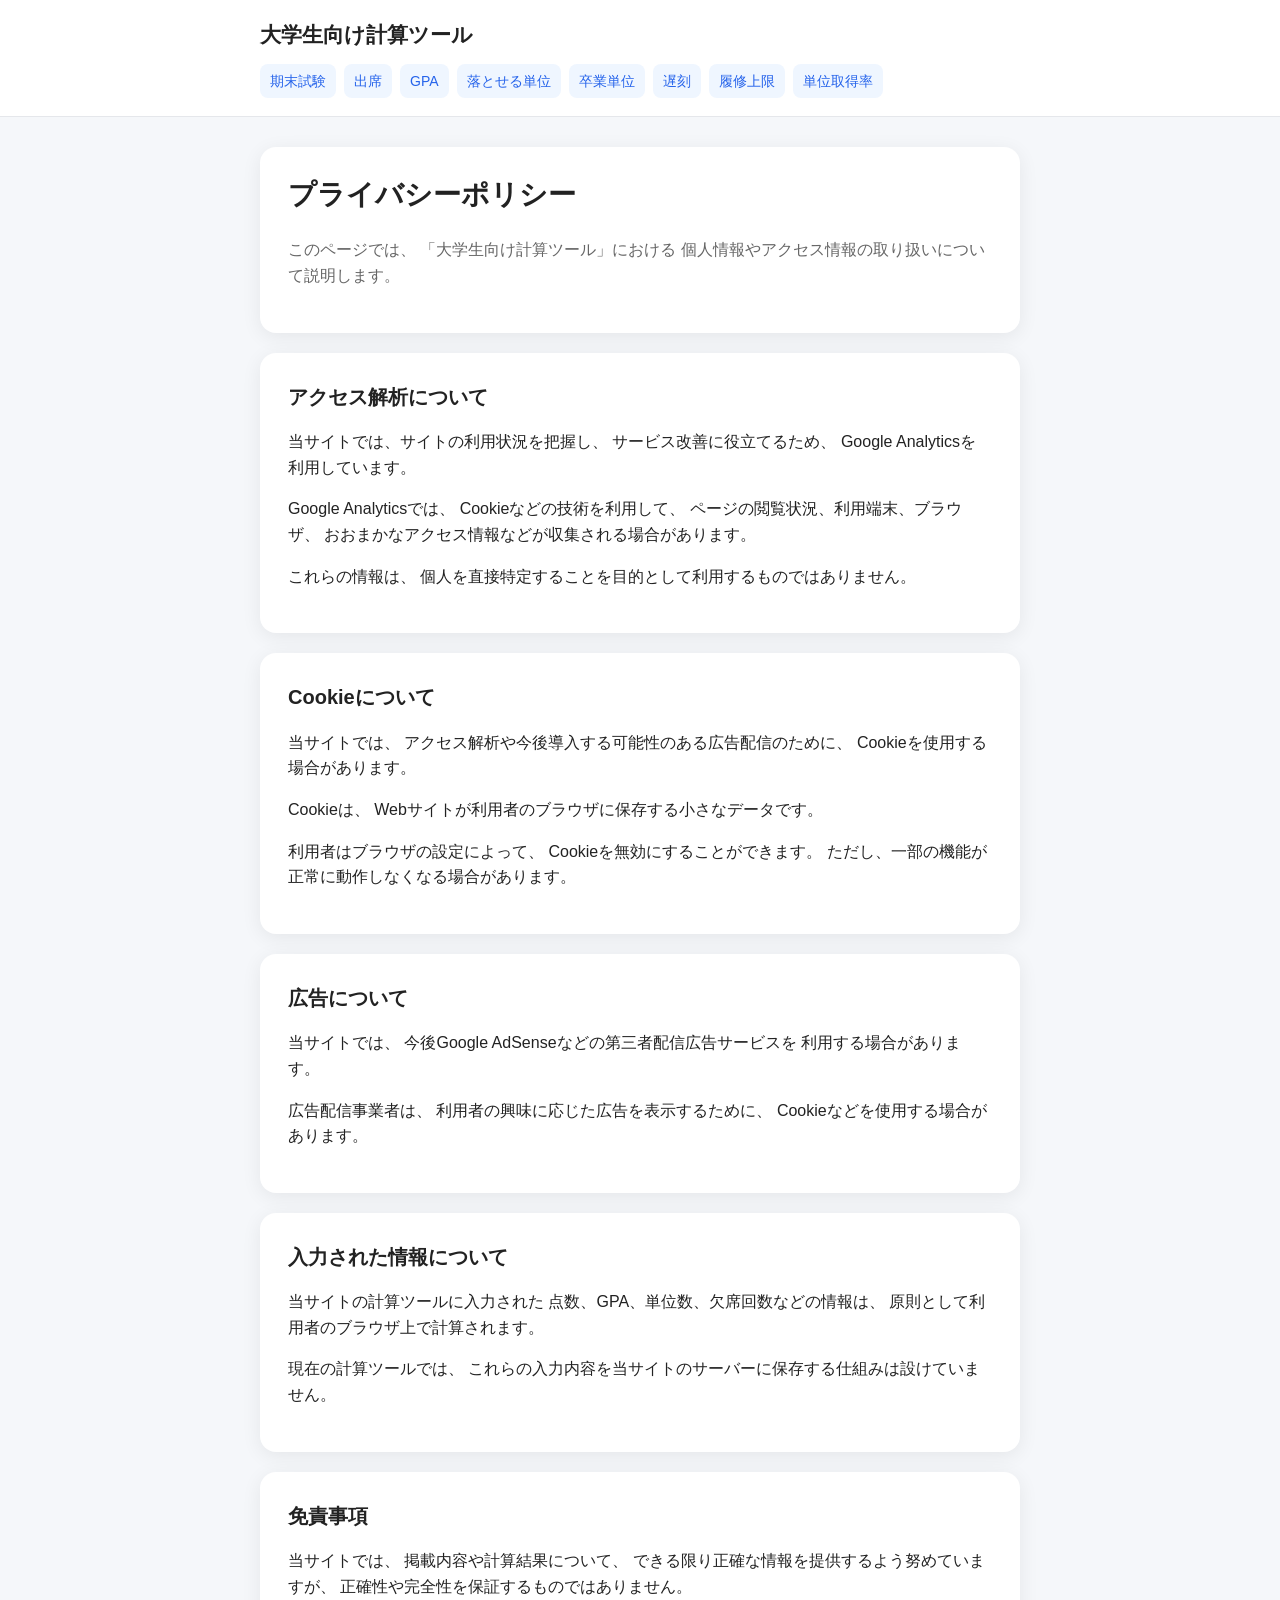
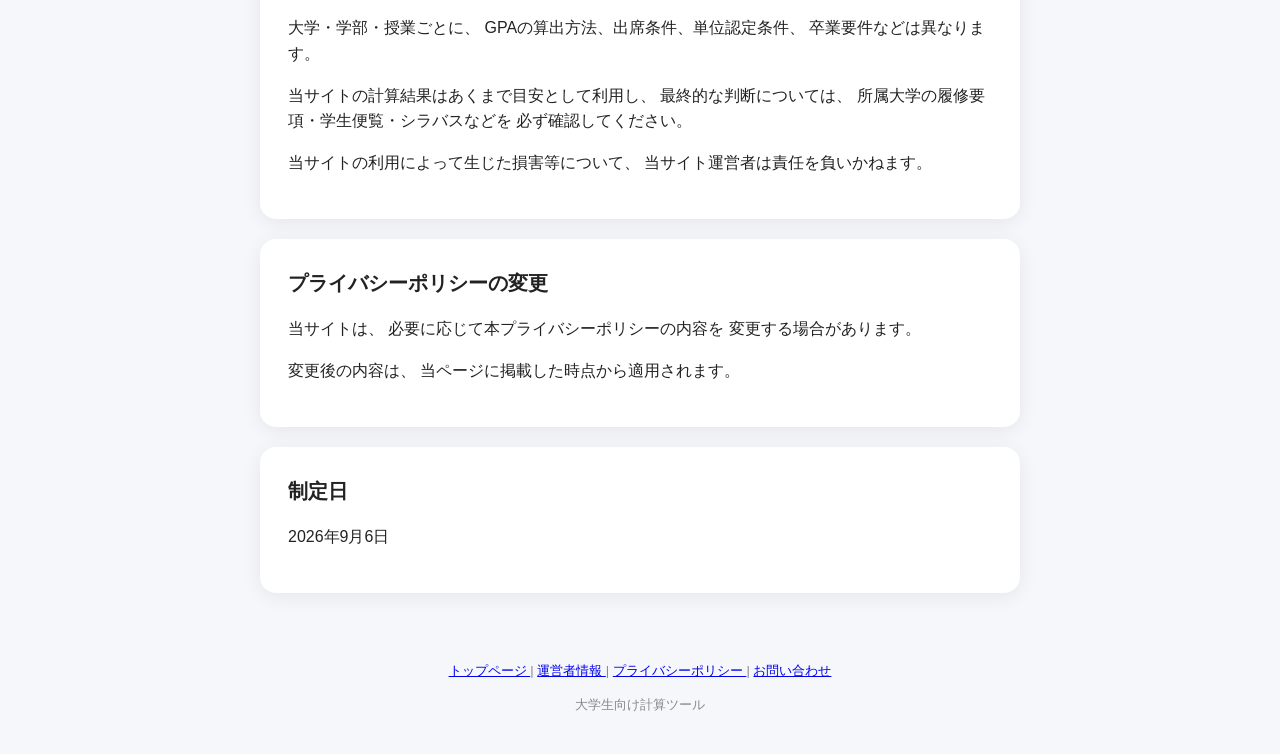
<file: privacy.html>
<!DOCTYPE html>
<html lang="ja">

<head>
  <meta charset="UTF-8">

  <meta
    name="viewport"
    content="width=device-width, initial-scale=1.0"
  >

  <title>
    プライバシーポリシー｜大学生向け計算ツール
  </title>

  <meta
    name="description"
    content="大学生向け計算ツールのプライバシーポリシーです。アクセス解析、Cookie、個人情報の取り扱いについて説明しています。"
  >

  <link rel="stylesheet" href="style.css">

  <!-- Google tag (gtag.js) -->
  <script async src="https://www.googletagmanager.com/gtag/js?id=G-T0MYVWRDHL"></script>

  <script>
    window.dataLayer = window.dataLayer || [];

    function gtag() {
      dataLayer.push(arguments);
    }

    gtag('js', new Date());

    gtag('config', 'G-T0MYVWRDHL');
  </script>
</head>

<body>

<header class="site-header">

  <div class="header-inner">

    <h2 class="site-title">
      <a href="index.html">
        大学生向け計算ツール
      </a>
    </h2>

<nav class="nav">

  <a href="final-exam.html">期末試験</a>

  <a href="attendance.html">出席</a>

    <a href="gpa-target.html">GPA</a>

    <a href="credits-drop.html">落とせる単位</a>

    <a href="credits-graduation.html">卒業単位</a>

    <a href="late-calculator.html">遅刻</a>

    <a href="course-cap.html">履修上限</a>

    <a href="credit-rate.html">単位取得率</a>

  </nav>

  </div>

</header>


<main class="container">

  <section class="card">

    <h1>プライバシーポリシー</h1>

    <p class="description">
      このページでは、
      「大学生向け計算ツール」における
      個人情報やアクセス情報の取り扱いについて説明します。
    </p>

  </section>


  <section class="card">

    <h2>アクセス解析について</h2>

    <p>
      当サイトでは、サイトの利用状況を把握し、
      サービス改善に役立てるため、
      Google Analyticsを利用しています。
    </p>

    <p>
      Google Analyticsでは、
      Cookieなどの技術を利用して、
      ページの閲覧状況、利用端末、ブラウザ、
      おおまかなアクセス情報などが収集される場合があります。
    </p>

    <p>
      これらの情報は、
      個人を直接特定することを目的として利用するものではありません。
    </p>

  </section>


  <section class="card">

    <h2>Cookieについて</h2>

    <p>
      当サイトでは、
      アクセス解析や今後導入する可能性のある広告配信のために、
      Cookieを使用する場合があります。
    </p>

    <p>
      Cookieは、
      Webサイトが利用者のブラウザに保存する小さなデータです。
    </p>

    <p>
      利用者はブラウザの設定によって、
      Cookieを無効にすることができます。
      ただし、一部の機能が正常に動作しなくなる場合があります。
    </p>

  </section>


  <section class="card">

    <h2>広告について</h2>

    <p>
      当サイトでは、
      今後Google AdSenseなどの第三者配信広告サービスを
      利用する場合があります。
    </p>

    <p>
      広告配信事業者は、
      利用者の興味に応じた広告を表示するために、
      Cookieなどを使用する場合があります。
    </p>

  </section>


  <section class="card">

    <h2>入力された情報について</h2>

    <p>
      当サイトの計算ツールに入力された
      点数、GPA、単位数、欠席回数などの情報は、
      原則として利用者のブラウザ上で計算されます。
    </p>

    <p>
      現在の計算ツールでは、
      これらの入力内容を当サイトのサーバーに保存する仕組みは設けていません。
    </p>

  </section>


  <section class="card">

    <h2>免責事項</h2>

    <p>
      当サイトでは、
      掲載内容や計算結果について、
      できる限り正確な情報を提供するよう努めていますが、
      正確性や完全性を保証するものではありません。
    </p>

    <p>
      大学・学部・授業ごとに、
      GPAの算出方法、出席条件、単位認定条件、
      卒業要件などは異なります。
    </p>

    <p>
      当サイトの計算結果はあくまで目安として利用し、
      最終的な判断については、
      所属大学の履修要項・学生便覧・シラバスなどを
      必ず確認してください。
    </p>

    <p>
      当サイトの利用によって生じた損害等について、
      当サイト運営者は責任を負いかねます。
    </p>

  </section>


  <section class="card">

    <h2>プライバシーポリシーの変更</h2>

    <p>
      当サイトは、
      必要に応じて本プライバシーポリシーの内容を
      変更する場合があります。
    </p>

    <p>
      変更後の内容は、
      当ページに掲載した時点から適用されます。
    </p>

  </section>


  <section class="card">

    <h2>制定日</h2>

    <p>
      2026年9月6日
    </p>

  </section>

</main>


<footer>

  <p>
    <a href="index.html">
      トップページ
    </a>

    |

    <a href="about.html">
      運営者情報
    </a>

    |

    <a href="privacy.html">
      プライバシーポリシー
    </a>

    |

    <a href="contact.html">
      お問い合わせ
    </a>
  </p>

  <p>
    大学生向け計算ツール
  </p>

</footer>

</body>
</html>
</file>
<file: style.css>
* {
  box-sizing: border-box;
}

body {
  margin: 0;
  font-family:
    -apple-system,
    BlinkMacSystemFont,
    "Segoe UI",
    "Noto Sans JP",
    sans-serif;

  background: #f5f7fa;
  color: #222;
  line-height: 1.6;
}

.container {
  width: min(760px, 92%);
  margin: 30px auto;
}

/* ヘッダー */

.site-header {
  background: white;
  border-bottom: 1px solid #e5e7eb;
}

.header-inner {
  width: min(760px, 92%);
  margin: auto;
  padding: 18px 0;
}

.site-title {
  margin: 0;
  font-size: 21px;
}

.site-title a {
  color: #222;
  text-decoration: none;
}

/* ナビゲーション */

.nav {
  margin-top: 12px;
  display: flex;
  flex-wrap: wrap;
  gap: 8px;
}

.nav a {
  font-size: 14px;
  color: #2563eb;
  text-decoration: none;
  background: #eff6ff;
  padding: 6px 10px;
  border-radius: 8px;
}

.nav a:hover {
  text-decoration: underline;
}

/* カード */

.card {
  background: white;
  border-radius: 16px;
  padding: 28px;
  margin-bottom: 20px;
  box-shadow: 0 4px 20px rgba(0, 0, 0, 0.07);
}

h1 {
  margin-top: 0;
  font-size: 28px;
  line-height: 1.4;
}

h2 {
  margin-top: 0;
  font-size: 20px;
}

.description {
  color: #666;
}

/* フォーム */

.field {
  margin-bottom: 20px;
}

label {
  display: block;
  font-weight: bold;
  margin-bottom: 6px;
}

input {
  width: 100%;
  padding: 12px;
  border: 1px solid #ccc;
  border-radius: 8px;
  font-size: 16px;
}

button {
  width: 100%;
  border: none;
  border-radius: 8px;
  padding: 14px;
  font-size: 16px;
  font-weight: bold;
  cursor: pointer;
  background: #2563eb;
  color: white;
}

button:hover {
  opacity: 0.9;
}

/* 結果 */

.result {
  display: none;
}

.result-main {
  font-size: 30px;
  font-weight: bold;
  margin: 10px 0 20px;
}

.result-details {
  background: #f5f7fa;
  border-radius: 10px;
  padding: 16px;
}

.result-details p {
  margin: 6px 0;
}

.success {
  color: #15803d;
}

.warning {
  color: #b45309;
}

.danger {
  color: #b91c1c;
}

.error {
  color: #b91c1c;
  font-weight: bold;
  margin-top: 12px;
}

.notice {
  color: #777;
  font-size: 13px;
}

/* トップページ */

.tool-grid {
  display: grid;
  gap: 15px;
}

.tool-card {
  display: block;
  padding: 20px;
  border: 1px solid #e5e7eb;
  border-radius: 12px;
  color: #222;
  text-decoration: none;
}

.tool-card:hover {
  border-color: #2563eb;
  background: #f8fbff;
}

.tool-card strong {
  display: block;
  color: #2563eb;
  font-size: 18px;
  margin-bottom: 5px;
}

.tool-card span {
  color: #666;
  font-size: 14px;
}

/* 関連ツール */

.tool-links a {
  display: block;
  margin: 10px 0;
  color: #2563eb;
  text-decoration: none;
  font-weight: bold;
}

.tool-links a:hover {
  text-decoration: underline;
}

footer {
  text-align: center;
  padding: 25px;
  color: #888;
  font-size: 13px;
}

@media (max-width: 600px) {

  .container {
    margin-top: 20px;
  }

  .card {
    padding: 20px;
  }

  h1 {
    font-size: 23px;
  }

  .result-main {
    font-size: 25px;
  }

  .nav {
    gap: 5px;
  }

  .nav a {
    font-size: 12px;
  }

  .card h3 {
    margin-top: 22px;
    margin-bottom: 6px;
    font-size: 17px;
  }

  .card ul {
    padding-left: 22px;
  }

  .card li {
    margin: 5px 0;
  }
}
/* お問い合わせボタン */

.contact-button {
  display: inline-flex;
  align-items: center;
  justify-content: center;
  gap: 10px;
  padding: 14px 22px;
  background: #2563eb;
  color: white;
  border-radius: 10px;
  text-decoration: none;
  font-weight: bold;
  font-size: 16px;
}

.contact-button:hover {
  background: #1d4ed8;
  color: white;
}

.contact-button:focus-visible {
  outline: 3px solid #93c5fd;
  outline-offset: 3px;
}
</file>
